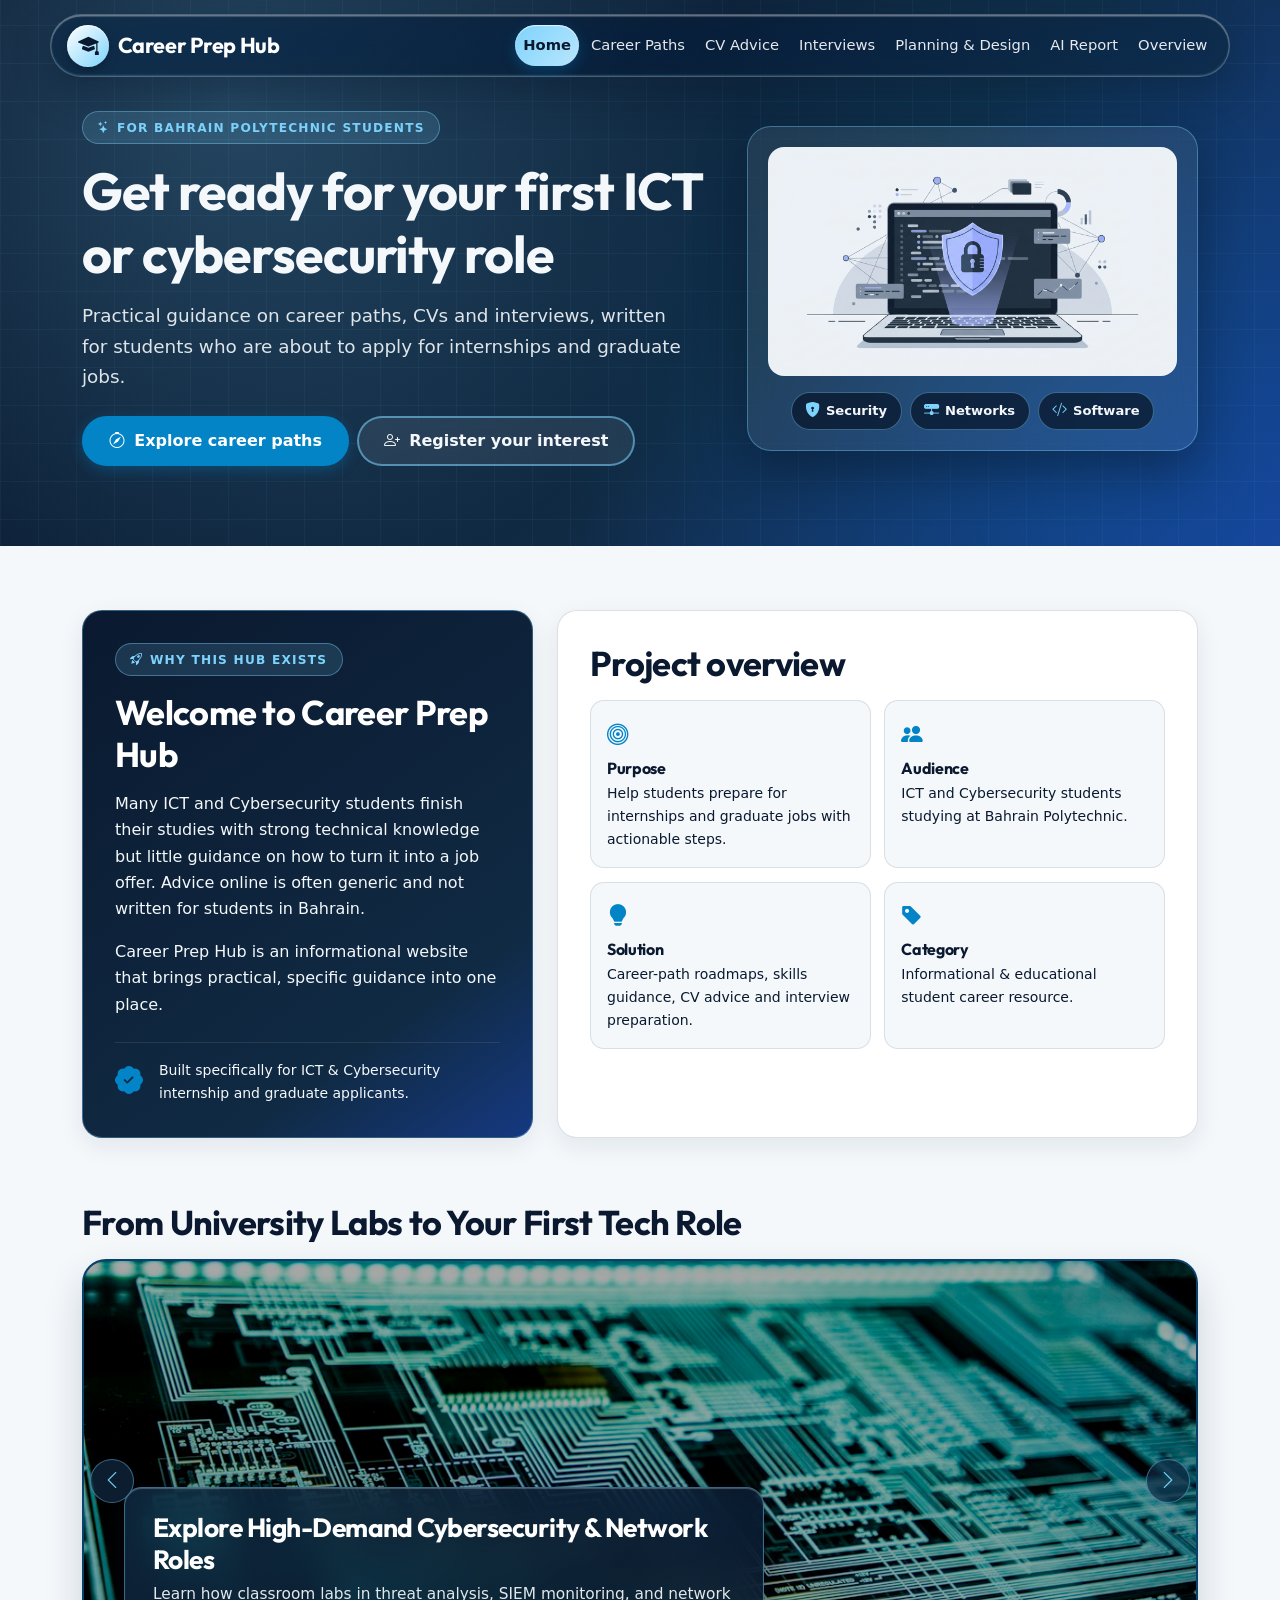
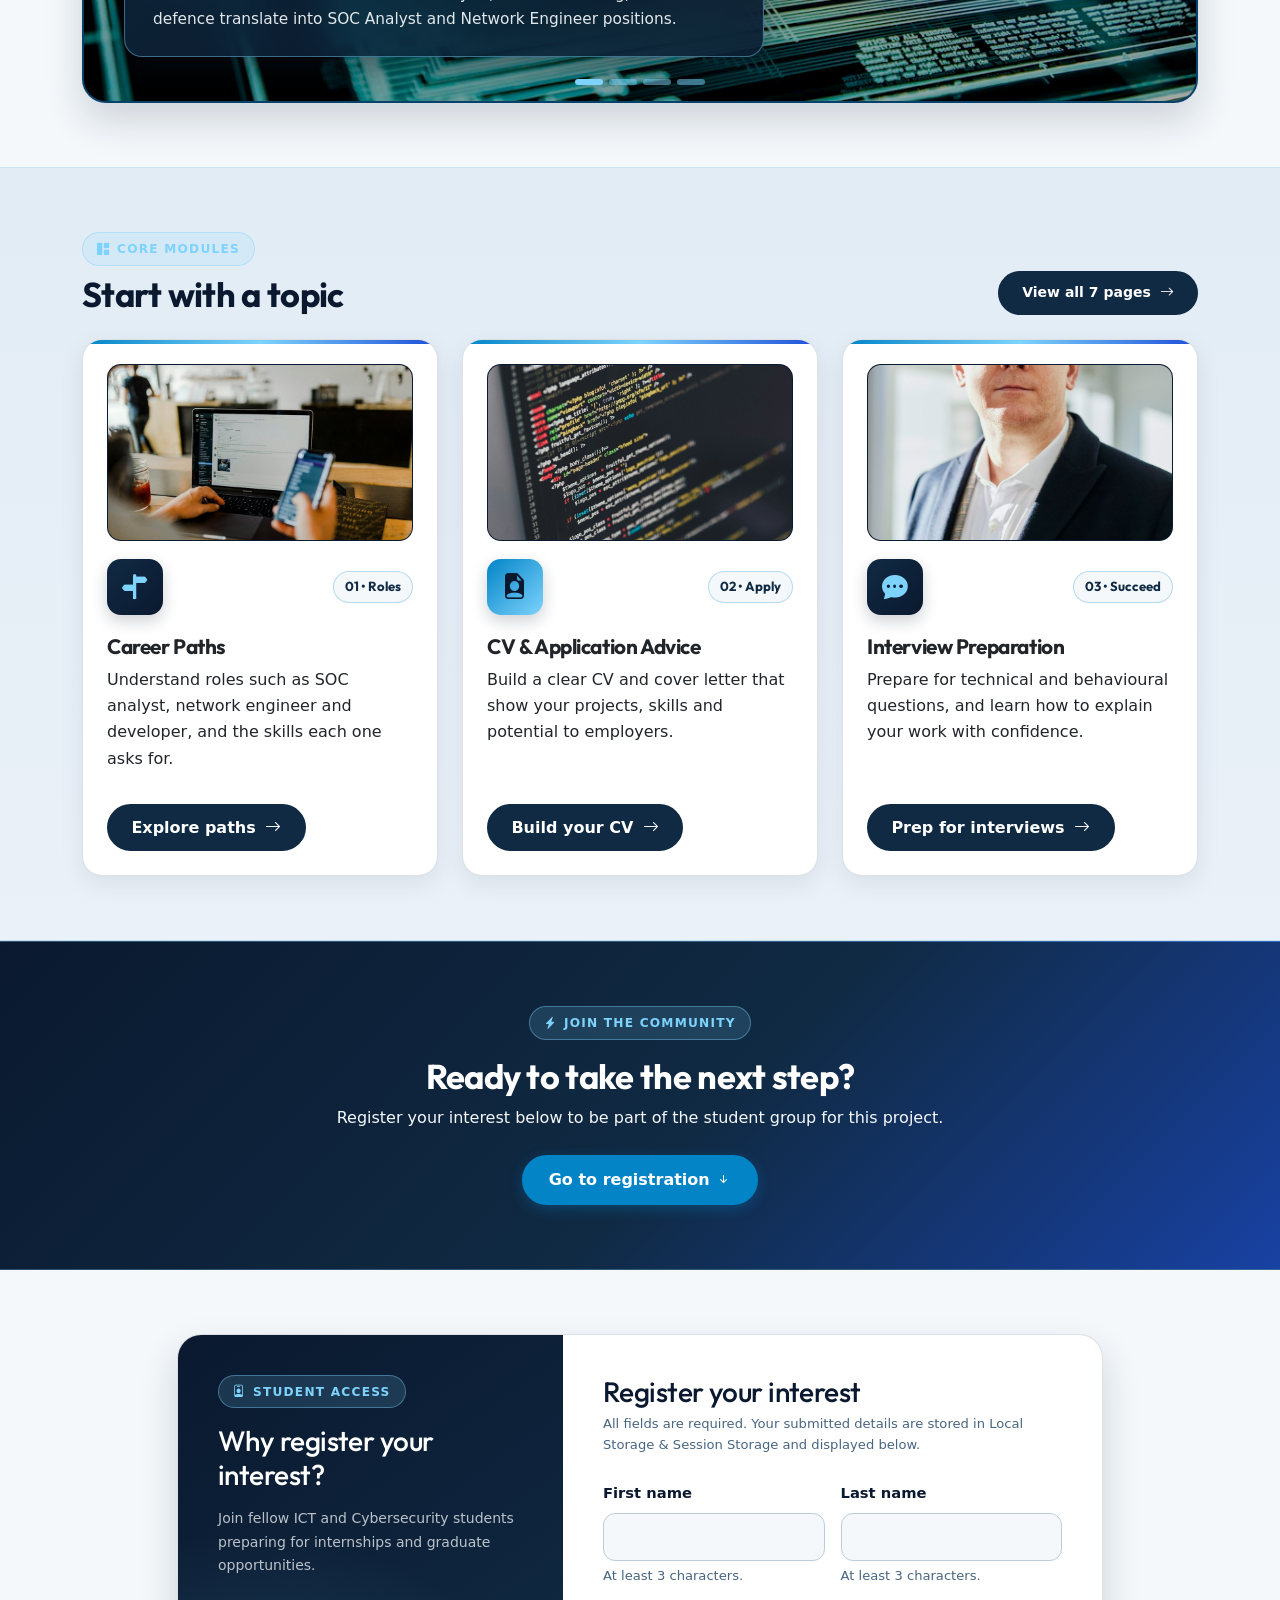
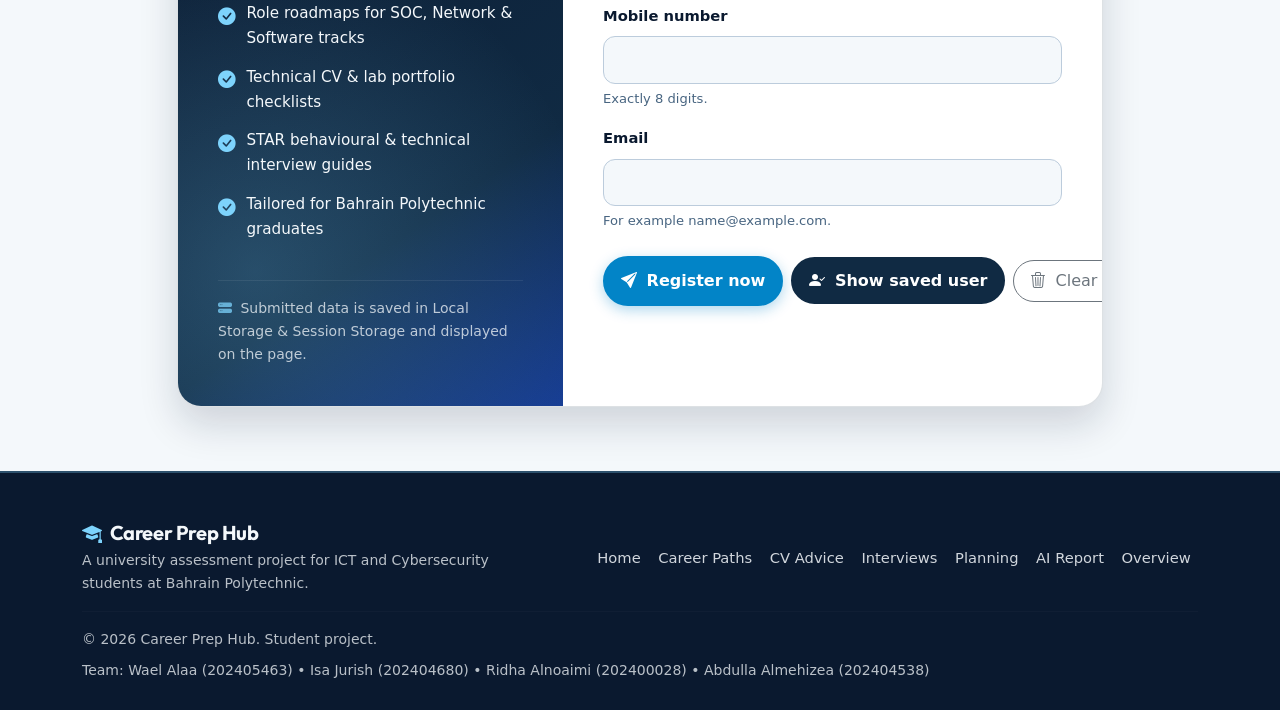
<file: index.html>
﻿<!DOCTYPE html>
<html lang="en">
<head>
  <meta charset="UTF-8">
  <meta http-equiv="refresh" content="0; url=home.html">
  <title>Redirecting to Career Prep Hub...</title>
  <script>window.location.replace("home.html");</script>
</head>
<body>
  <p>Redirecting to <a href="home.html">Career Prep Hub (home.html)</a>...</p>
</body>
</html>
</file>
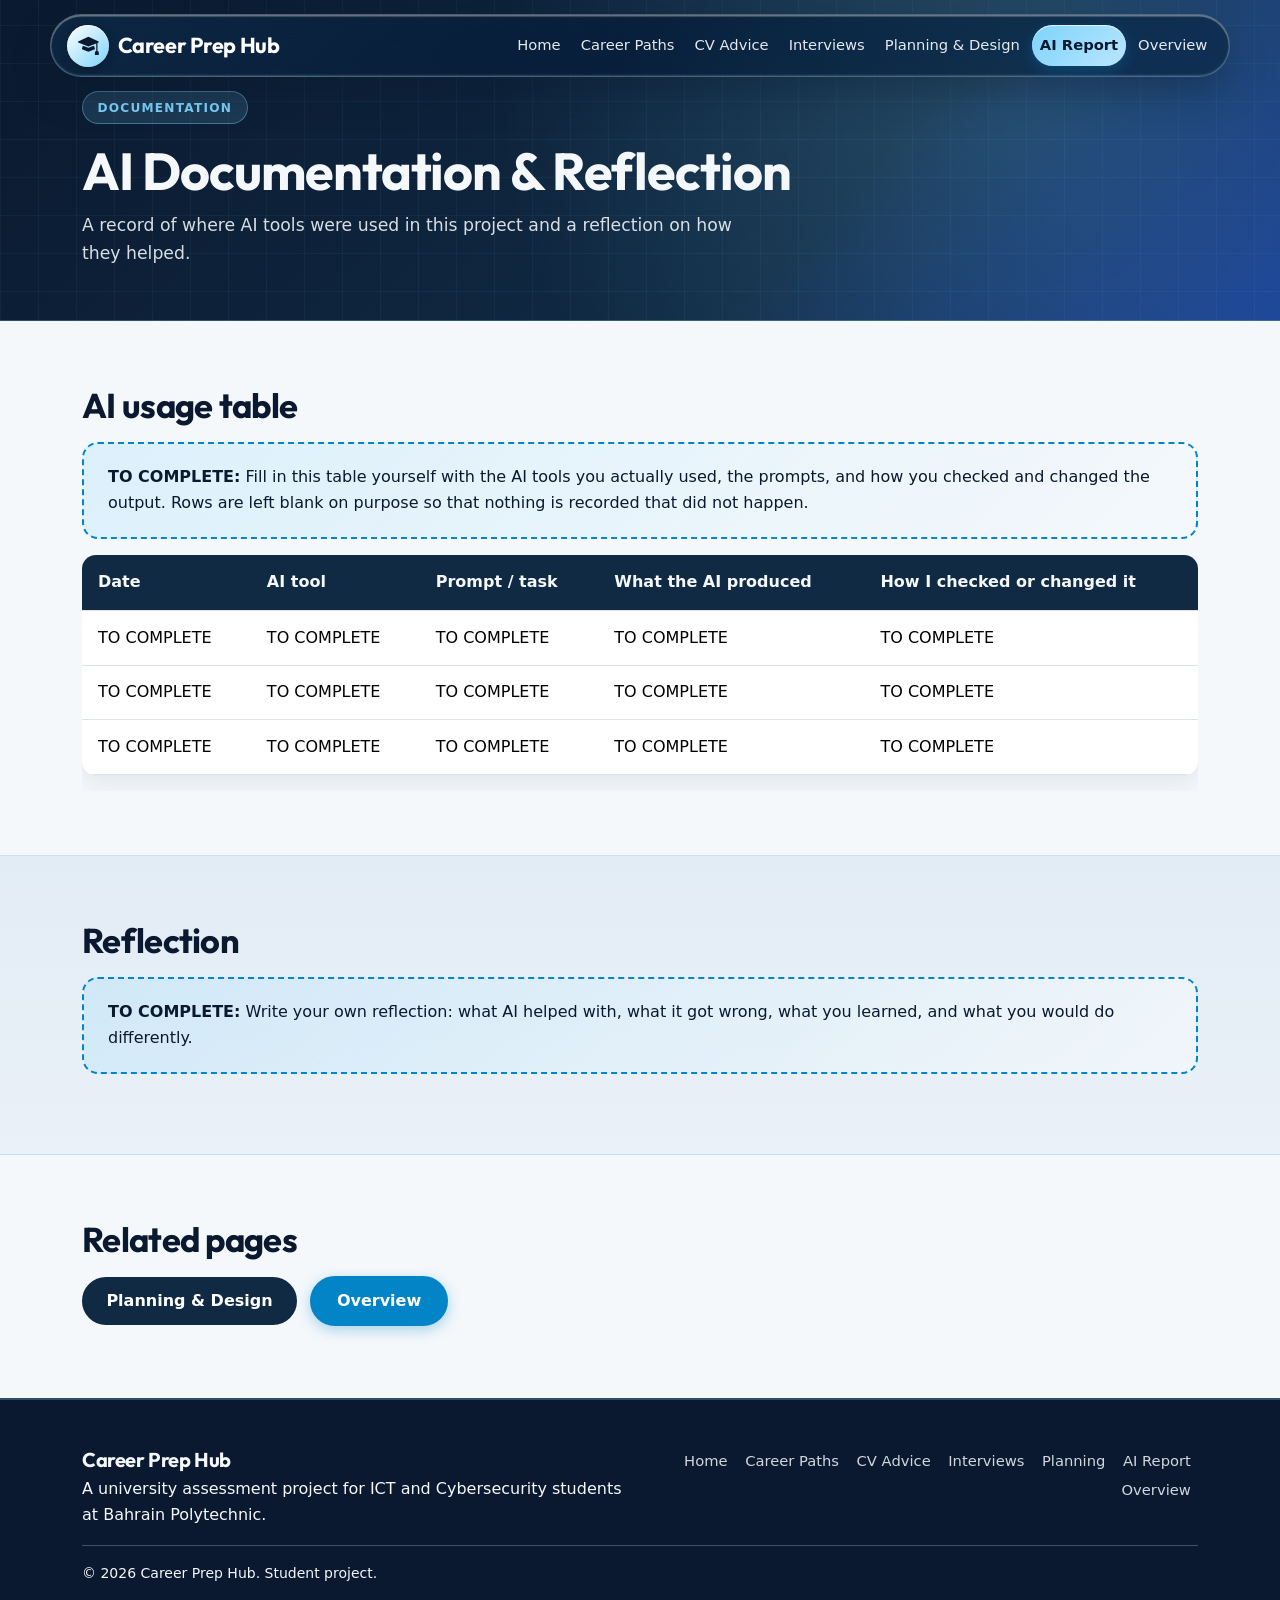
<file: ai-report.html>
﻿<!DOCTYPE html>
<html lang="en">
<head>
  <meta charset="UTF-8">
  <meta name="viewport" content="width=device-width, initial-scale=1">
  <title>AI Report | Career Prep Hub</title>
  <meta name="description" content="AI documentation and reflection for the Career Prep Hub project.">
  <link rel="preconnect" href="https://fonts.googleapis.com">
  <link rel="preconnect" href="https://fonts.gstatic.com" crossorigin>
  <link href="https://fonts.googleapis.com/css2?family=Outfit:wght@600;700&display=swap" rel="stylesheet">
  <link href="https://cdn.jsdelivr.net/npm/bootstrap@5.3.3/dist/css/bootstrap.min.css" rel="stylesheet">
  <link href="https://cdn.jsdelivr.net/npm/bootstrap-icons@1.11.3/font/bootstrap-icons.min.css" rel="stylesheet">
  <link href="css/style.css" rel="stylesheet">
</head>
<body>
  <a class="skip-link" href="#main">Skip to main content</a>

  <header>
    <nav class="navbar navbar-expand-lg site-nav" aria-label="Main navigation">
      <div class="container">
        <a class="navbar-brand" href="index.html"><i class="bi bi-mortarboard-fill me-2"></i>Career Prep Hub</a>
        <button class="navbar-toggler" type="button" data-bs-toggle="collapse" data-bs-target="#mainNav" aria-controls="mainNav" aria-expanded="false" aria-label="Toggle navigation">
          <span class="navbar-toggler-icon"></span>
        </button>
        <div class="collapse navbar-collapse" id="mainNav">
          <ul class="navbar-nav ms-auto">
            <li class="nav-item"><a class="nav-link" href="index.html">Home</a></li>
            <li class="nav-item"><a class="nav-link" href="subtopic1.html">Career Paths</a></li>
            <li class="nav-item"><a class="nav-link" href="subtopic2.html">CV Advice</a></li>
            <li class="nav-item"><a class="nav-link" href="subtopic3.html">Interviews</a></li>
            <li class="nav-item"><a class="nav-link" href="planning-design.html">Planning &amp; Design</a></li>
            <li class="nav-item"><a class="nav-link active" aria-current="page" href="ai-report.html">AI Report</a></li>
            <li class="nav-item"><a class="nav-link" href="overview.html">Overview</a></li>
          </ul>
        </div>
      </div>
    </nav>
  </header>

  <div class="page-header">
    <div class="container">
      <p class="eyebrow">Documentation</p>
      <h1>AI Documentation &amp; Reflection</h1>
      <p>A record of where AI tools were used in this project and a reflection on how they helped.</p>
    </div>
  </div>

  <main id="main">
    <section aria-labelledby="ai-table-title">
      <div class="container">
        <h2 id="ai-table-title" class="mb-3">AI usage table</h2>
        <div class="todo">
          <strong>TO COMPLETE:</strong> Fill in this table yourself with the AI tools you actually used, the prompts, and how you checked and changed the output. Rows are left blank on purpose so that nothing is recorded that did not happen.
        </div>
        <div class="table-responsive">
          <table class="table table-sand align-middle">
            <thead>
              <tr>
                <th scope="col">Date</th>
                <th scope="col">AI tool</th>
                <th scope="col">Prompt / task</th>
                <th scope="col">What the AI produced</th>
                <th scope="col">How I checked or changed it</th>
              </tr>
            </thead>
            <tbody>
              <tr><td>TO COMPLETE</td><td>TO COMPLETE</td><td>TO COMPLETE</td><td>TO COMPLETE</td><td>TO COMPLETE</td></tr>
              <tr><td>TO COMPLETE</td><td>TO COMPLETE</td><td>TO COMPLETE</td><td>TO COMPLETE</td><td>TO COMPLETE</td></tr>
              <tr><td>TO COMPLETE</td><td>TO COMPLETE</td><td>TO COMPLETE</td><td>TO COMPLETE</td><td>TO COMPLETE</td></tr>
            </tbody>
          </table>
        </div>
      </div>
    </section>

    <section class="section-alt" aria-labelledby="refl-title">
      <div class="container">
        <h2 id="refl-title" class="mb-3">Reflection</h2>
        <div class="todo">
          <strong>TO COMPLETE:</strong> Write your own reflection: what AI helped with, what it got wrong, what you learned, and what you would do differently.
        </div>
      </div>
    </section>

    <section aria-labelledby="ai-related">
      <div class="container">
        <h2 id="ai-related" class="mb-3">Related pages</h2>
        <a href="planning-design.html" class="btn btn-blue me-2 mb-2">Planning &amp; Design</a>
        <a href="overview.html" class="btn btn-clay mb-2">Overview</a>
      </div>
    </section>
  </main>

  <footer class="site-footer">
    <div class="container">
      <div class="row g-3">
        <div class="col-md-6">
          <p class="display-font h5 mb-1">Career Prep Hub</p>
          <p class="mb-0">A university assessment project for ICT and Cybersecurity students at Bahrain Polytechnic.</p>
        </div>
        <div class="col-md-6">
          <ul class="list-inline mb-0">
            <li class="list-inline-item"><a href="index.html">Home</a></li>
            <li class="list-inline-item"><a href="subtopic1.html">Career Paths</a></li>
            <li class="list-inline-item"><a href="subtopic2.html">CV Advice</a></li>
            <li class="list-inline-item"><a href="subtopic3.html">Interviews</a></li>
            <li class="list-inline-item"><a href="planning-design.html">Planning</a></li>
            <li class="list-inline-item"><a href="ai-report.html">AI Report</a></li>
            <li class="list-inline-item"><a href="overview.html">Overview</a></li>
          </ul>
        </div>
      </div>
      <hr>
      <p class="small mb-0">&copy; <span class="js-year">2026</span> Career Prep Hub. Student project.</p>
    </div>
  </footer>

  <script src="https://cdn.jsdelivr.net/npm/bootstrap@5.3.3/dist/js/bootstrap.bundle.min.js"></script>
  <script src="js/main.js"></script>
</body>
</html>
</file>
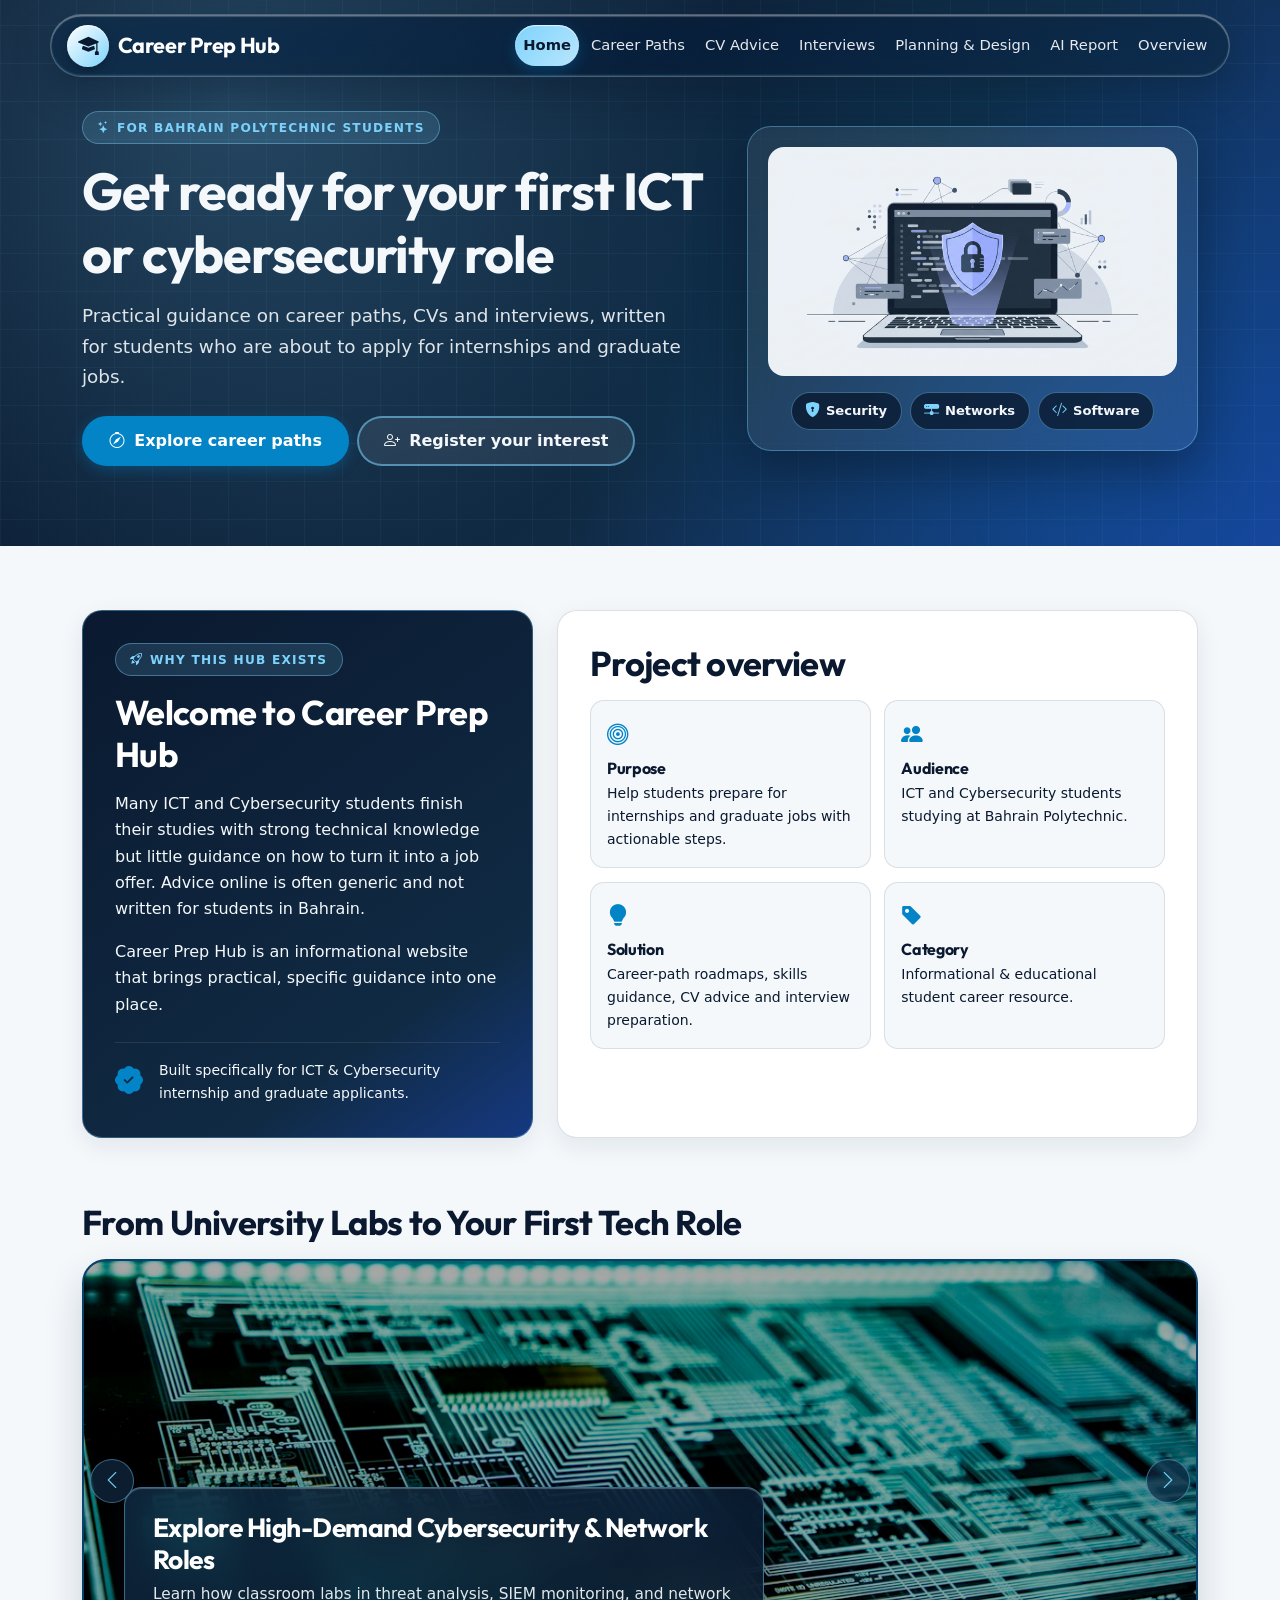
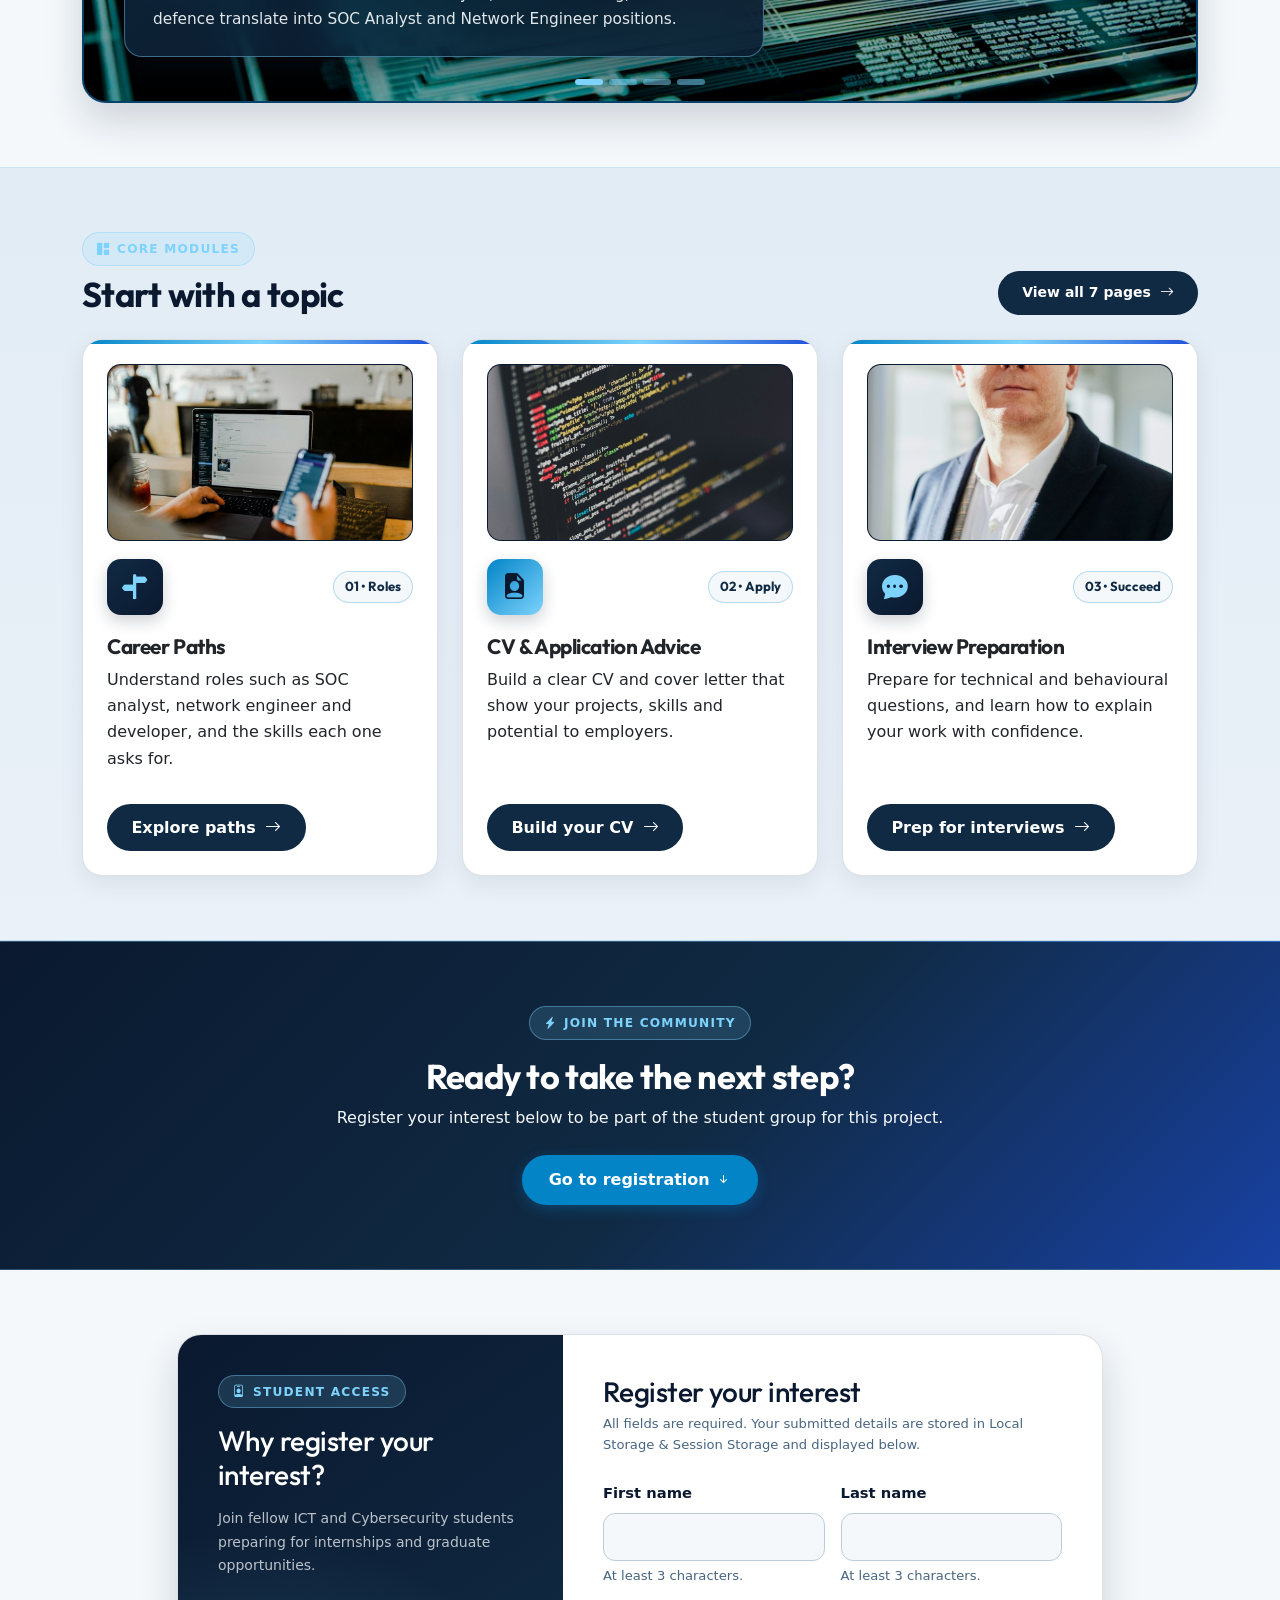
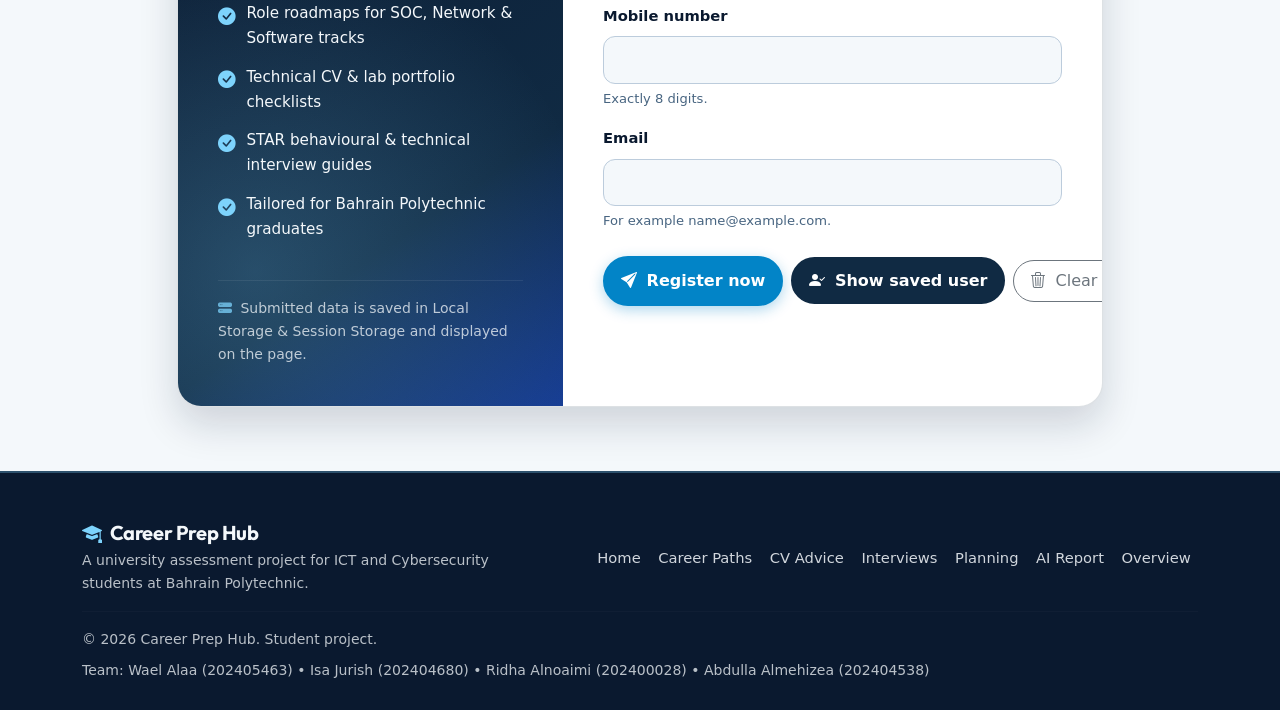
<file: home.html>
﻿<!DOCTYPE html>
<html lang="en">
<head>
  <meta charset="UTF-8">
  <meta name="viewport" content="width=device-width, initial-scale=1">
  <title>Home | Career Prep Hub for ICT &amp; Cybersecurity Students</title>
  <meta name="description" content="Practical internship and graduate-job preparation for ICT and Cybersecurity students at Bahrain Polytechnic.">
  <link rel="preconnect" href="https://fonts.googleapis.com">
  <link rel="preconnect" href="https://fonts.gstatic.com" crossorigin>
  <link href="https://fonts.googleapis.com/css2?family=Outfit:wght@600;700&display=swap" rel="stylesheet">
  <link href="https://cdn.jsdelivr.net/npm/bootstrap@5.3.3/dist/css/bootstrap.min.css" rel="stylesheet">
  <link href="https://cdn.jsdelivr.net/npm/bootstrap-icons@1.11.3/font/bootstrap-icons.min.css" rel="stylesheet">
  <link rel="icon" type="image/svg+xml" href="images/favicon.svg">
  <link href="css/style.css" rel="stylesheet">
</head>
<body>
  <a class="skip-link" href="#main">Skip to main content</a>

  <!-- Header and navigation -->
  <header>
    <nav class="navbar navbar-expand-lg site-nav" aria-label="Main navigation">
      <div class="container">
        <a class="navbar-brand" href="home.html"><i class="bi bi-mortarboard-fill me-2"></i>Career Prep Hub</a>
        <button class="navbar-toggler" type="button" data-bs-toggle="collapse" data-bs-target="#mainNav" aria-controls="mainNav" aria-expanded="false" aria-label="Toggle navigation">
          <span class="navbar-toggler-icon"></span>
        </button>
        <div class="collapse navbar-collapse" id="mainNav">
          <ul class="navbar-nav ms-auto">
            <li class="nav-item"><a class="nav-link active" aria-current="page" href="home.html">Home</a></li>
            <li class="nav-item"><a class="nav-link" href="subtopic1.html">Career Paths</a></li>
            <li class="nav-item"><a class="nav-link" href="subtopic2.html">CV Advice</a></li>
            <li class="nav-item"><a class="nav-link" href="subtopic3.html">Interviews</a></li>
            <li class="nav-item"><a class="nav-link" href="planning-design.html">Planning &amp; Design</a></li>
            <li class="nav-item"><a class="nav-link" href="reflection-ai-report.html">AI Report</a></li>
            <li class="nav-item"><a class="nav-link" href="overview.html">Overview</a></li>
          </ul>
        </div>
      </div>
    </nav>
  </header>

  <main id="main">
    <!-- Hero -->
    <section class="hero" aria-labelledby="hero-title">
      <div class="container">
        <div class="row align-items-center g-4">
          <div class="col-lg-7">
            <p class="eyebrow"><i class="bi bi-stars"></i> For Bahrain Polytechnic students</p>
            <h1 id="hero-title">Get ready for your first ICT or cybersecurity role</h1>
            <p class="lead mt-3">Practical guidance on career paths, CVs and interviews, written for students who are about to apply for internships and graduate jobs.</p>
            <div class="mt-4 d-flex flex-wrap gap-2">
              <a href="subtopic1.html" class="btn btn-clay"><i class="bi bi-compass me-1"></i> Explore career paths</a>
              <a href="#register" class="btn btn-outline-sand"><i class="bi bi-person-plus me-1"></i> Register your interest</a>
            </div>
          </div>
          <div class="col-lg-5">
            <div class="hero-icon-panel">
              <img src="images/hero-career.png" alt="Illustration of an ICT and cybersecurity workspace with a laptop, security shield and network nodes" class="img-fluid hero-img">
              <div class="hero-chips">
                <span class="stat-chip"><i class="bi bi-shield-lock-fill"></i> Security</span>
                <span class="stat-chip"><i class="bi bi-hdd-network-fill"></i> Networks</span>
                <span class="stat-chip"><i class="bi bi-code-slash"></i> Software</span>
              </div>
            </div>
          </div>
        </div>
      </div>
    </section>

    <!-- Introduction and project overview (Bento Grid) -->
    <section id="intro" aria-labelledby="intro-title">
      <div class="container">
        <div class="row g-4 align-items-stretch">
          <div class="col-lg-5">
            <div class="bento-panel dark d-flex flex-column justify-content-between">
              <div>
                <span class="eyebrow"><i class="bi bi-rocket-takeoff"></i> Why This Hub Exists</span>
                <h2 id="intro-title" class="text-white mb-3">Welcome to Career Prep Hub</h2>
                <p class="mb-3">Many ICT and Cybersecurity students finish their studies with strong technical knowledge but little guidance on how to turn it into a job offer. Advice online is often generic and not written for students in Bahrain.</p>
                <p class="mb-0">Career Prep Hub is an informational website that brings practical, specific guidance into one place.</p>
              </div>
              <div class="mt-4 pt-3 border-top border-secondary border-opacity-25 d-flex align-items-center gap-3">
                <i class="bi bi-patch-check-fill fs-3" style="color:var(--clay)"></i>
                <span class="small">Built specifically for ICT &amp; Cybersecurity internship and graduate applicants.</span>
              </div>
            </div>
          </div>
          <div class="col-lg-7">
            <div class="bento-panel">
              <h2 class="mb-3">Project overview</h2>
              <div class="bento-mini-grid">
                <div class="bento-mini-item">
                  <i class="bi bi-bullseye"></i>
                  <h3 class="h6 fw-bold mb-1">Purpose</h3>
                  <p class="small mb-0">Help students prepare for internships and graduate jobs with actionable steps.</p>
                </div>
                <div class="bento-mini-item">
                  <i class="bi bi-people-fill"></i>
                  <h3 class="h6 fw-bold mb-1">Audience</h3>
                  <p class="small mb-0">ICT and Cybersecurity students studying at Bahrain Polytechnic.</p>
                </div>
                <div class="bento-mini-item">
                  <i class="bi bi-lightbulb-fill"></i>
                  <h3 class="h6 fw-bold mb-1">Solution</h3>
                  <p class="small mb-0">Career-path roadmaps, skills guidance, CV advice and interview preparation.</p>
                </div>
                <div class="bento-mini-item">
                  <i class="bi bi-tag-fill"></i>
                  <h3 class="h6 fw-bold mb-1">Category</h3>
                  <p class="small mb-0">Informational &amp; educational student career resource.</p>
                </div>
              </div>
            </div>
          </div>
        </div>
      </div>
    </section>

    <!-- Educational Carousel / Slideshow -->
    <section id="highlights" class="pt-0" aria-labelledby="carousel-title">
      <div class="container">
        <h2 id="carousel-title" class="mb-3">From University Labs to Your First Tech Role</h2>

        <div id="careerCarousel" class="carousel slide bento-carousel" data-bs-ride="carousel" data-bs-interval="3500" data-bs-pause="false">
          <div class="carousel-indicators">
            <button type="button" data-bs-target="#careerCarousel" data-bs-slide-to="0" class="active" aria-current="true" aria-label="Slide 1: Cybersecurity Operations"></button>
            <button type="button" data-bs-target="#careerCarousel" data-bs-slide-to="1" aria-label="Slide 2: Collaborative ICT Projects"></button>
            <button type="button" data-bs-target="#careerCarousel" data-bs-slide-to="2" aria-label="Slide 3: Technical CV &amp; Portfolio"></button>
            <button type="button" data-bs-target="#careerCarousel" data-bs-slide-to="3" aria-label="Slide 4: Graduate Interview Readiness"></button>
          </div>

          <div class="carousel-inner">
            <div class="carousel-item active">
              <img src="images/slide-cyber.jpg" alt="Cybersecurity operations screen showing network defence and threat monitoring">
              <div class="carousel-glass-caption">
                <h3>Explore High-Demand Cybersecurity &amp; Network Roles</h3>
                <p>Learn how classroom labs in threat analysis, SIEM monitoring, and network defence translate into SOC Analyst and Network Engineer positions.</p>
              </div>
            </div>

            <div class="carousel-item">
              <img src="images/slide-coding.jpg" alt="University ICT students collaborating on a software engineering project with laptops">
              <div class="carousel-glass-caption">
                <h3>Turn Your Polytechnic Group Projects into Experience</h3>
                <p>Employers in Bahrain value practical problem-solving. Document your capstone projects, team workflows, and technical labs clearly.</p>
              </div>
            </div>

            <div class="carousel-item">
              <img src="images/slide-portfolio.jpg" alt="Developer laptop displaying clean code and a technical project portfolio">
              <div class="carousel-glass-caption">
                <h3>Stand Out with an Evidence-Based Technical CV</h3>
                <p>Highlight your GitHub repositories, virtual lab setups, and industry certifications so recruiters immediately see your technical readiness.</p>
              </div>
            </div>

            <div class="carousel-item">
              <img src="images/slide-interview.jpg" alt="Confident graduate explaining technical work during a job interview">
              <div class="carousel-glass-caption">
                <h3>Master Technical &amp; Behavioural Interviews</h3>
                <p>Use the STAR method and structured technical walkthroughs to communicate your projects with clarity and confidence.</p>
              </div>
            </div>
          </div>

          <button class="carousel-control-prev" type="button" data-bs-target="#careerCarousel" data-bs-slide="prev" aria-label="Previous slide">
            <span class="carousel-nav-btn" aria-hidden="true"><i class="bi bi-chevron-left"></i></span>
          </button>
          <button class="carousel-control-next" type="button" data-bs-target="#careerCarousel" data-bs-slide="next" aria-label="Next slide">
            <span class="carousel-nav-btn" aria-hidden="true"><i class="bi bi-chevron-right"></i></span>
          </button>
        </div>
      </div>
    </section>

    <!-- Career topic cards -->
    <section class="section-alt" id="topics" aria-labelledby="topics-title">
      <div class="container">
        <div class="d-flex flex-wrap justify-content-between align-items-end mb-4">
          <div>
            <p class="eyebrow mb-2"><i class="bi bi-grid-1x2-fill"></i> Core Modules</p>
            <h2 id="topics-title" class="mb-0">Start with a topic</h2>
          </div>
          <a href="overview.html" class="btn btn-blue btn-sm">View all 7 pages <i class="bi bi-arrow-right ms-1"></i></a>
        </div>
        <div class="row g-4">
          <div class="col-12 col-md-6 col-lg-4">
            <article class="card topic-card">
              <div class="card-body p-4 d-flex flex-column justify-content-between">
                <div>
                  <a href="subtopic1.html" class="d-block topic-card-media" tabindex="-1" aria-hidden="true">
                    <img src="images/track-soc.jpg" alt="" class="topic-card-img" loading="lazy">
                  </a>
                  <div class="card-top-row">
                    <span class="card-icon" aria-hidden="true"><i class="bi bi-signpost-split-fill"></i></span>
                    <span class="step-badge">01 &bull; Roles</span>
                  </div>
                  <h3>Career Paths</h3>
                  <p>Understand roles such as SOC analyst, network engineer and developer, and the skills each one asks for.</p>
                </div>
                <div class="mt-3">
                  <a href="subtopic1.html" class="btn btn-blue">Explore paths <i class="bi bi-arrow-right ms-1"></i></a>
                </div>
              </div>
            </article>
          </div>
          <div class="col-12 col-md-6 col-lg-4">
            <article class="card topic-card">
              <div class="card-body p-4 d-flex flex-column justify-content-between">
                <div>
                  <a href="subtopic2.html" class="d-block topic-card-media" tabindex="-1" aria-hidden="true">
                    <img src="images/cv-projects.jpg" alt="" class="topic-card-img" loading="lazy">
                  </a>
                  <div class="card-top-row">
                    <span class="card-icon clay" aria-hidden="true"><i class="bi bi-file-earmark-person-fill"></i></span>
                    <span class="step-badge">02 &bull; Apply</span>
                  </div>
                  <h3>CV &amp; Application Advice</h3>
                  <p>Build a clear CV and cover letter that show your projects, skills and potential to employers.</p>
                </div>
                <div class="mt-3">
                  <a href="subtopic2.html" class="btn btn-blue">Build your CV <i class="bi bi-arrow-right ms-1"></i></a>
                </div>
              </div>
            </article>
          </div>
          <div class="col-12 col-md-6 col-lg-4">
            <article class="card topic-card">
              <div class="card-body p-4 d-flex flex-column justify-content-between">
                <div>
                  <a href="subtopic3.html" class="d-block topic-card-media" tabindex="-1" aria-hidden="true">
                    <img src="images/interview-during.jpg" alt="" class="topic-card-img" loading="lazy">
                  </a>
                  <div class="card-top-row">
                    <span class="card-icon" aria-hidden="true"><i class="bi bi-chat-dots-fill"></i></span>
                    <span class="step-badge">03 &bull; Succeed</span>
                  </div>
                  <h3>Interview Preparation</h3>
                  <p>Prepare for technical and behavioural questions, and learn how to explain your work with confidence.</p>
                </div>
                <div class="mt-3">
                  <a href="subtopic3.html" class="btn btn-blue">Prep for interviews <i class="bi bi-arrow-right ms-1"></i></a>
                </div>
              </div>
            </article>
          </div>
        </div>
      </div>
    </section>

    <!-- Call to action -->
    <section class="cta" aria-labelledby="cta-title">
      <div class="container">
        <span class="eyebrow"><i class="bi bi-lightning-charge-fill"></i> Join the Community</span>
        <h2 id="cta-title">Ready to take the next step?</h2>
        <p class="mb-4">Register your interest below to be part of the student group for this project.</p>
        <a href="#register" class="btn btn-clay">Go to registration <i class="bi bi-arrow-down-short"></i></a>
      </div>
    </section>

    <!-- Registration form (Split Bento Layout) -->
    <section id="register" aria-labelledby="register-title">
      <div class="container">
        <div class="row justify-content-center">
          <div class="col-xl-10">
            <div class="register-split">
              <div class="row g-0">
                <div class="col-lg-5">
                  <div class="register-aside">
                    <div>
                      <span class="eyebrow"><i class="bi bi-person-badge"></i> Student Access</span>
                      <h2 class="h3 text-white mb-3">Why register your interest?</h2>
                      <p class="small opacity-75 mb-4">Join fellow ICT and Cybersecurity students preparing for internships and graduate opportunities.</p>
                      <ul class="list-unstyled mb-0">
                        <li><i class="bi bi-check-circle-fill"></i> <span>Role roadmaps for SOC, Network &amp; Software tracks</span></li>
                        <li><i class="bi bi-check-circle-fill"></i> <span>Technical CV &amp; lab portfolio checklists</span></li>
                        <li><i class="bi bi-check-circle-fill"></i> <span>STAR behavioural &amp; technical interview guides</span></li>
                        <li><i class="bi bi-check-circle-fill"></i> <span>Tailored for Bahrain Polytechnic graduates</span></li>
                      </ul>
                    </div>
                    <div class="mt-4 pt-3 border-top border-light border-opacity-10 small opacity-75">
                      <i class="bi bi-hdd-stack-fill me-1" style="color:var(--peach)"></i> Submitted data is saved in Local Storage &amp; Session Storage and displayed on the page.
                    </div>
                  </div>
                </div>
                <div class="col-lg-7">
                  <div class="register-main">
                    <h2 id="register-title" class="h3 mb-1">Register your interest</h2>
                    <p class="field-hint mb-4">All fields are required. Your submitted details are stored in Local Storage &amp; Session Storage and displayed below.</p>

                    <div id="formSuccess" class="alert alert-success d-none" role="status"></div>
                    <div id="formError" class="alert alert-danger d-none" role="alert"></div>

                    <form id="registerForm" novalidate>
                      <div class="row g-3 mb-3">
                        <div class="col-sm-6">
                          <label for="firstName" class="form-label">First name</label>
                          <input type="text" class="form-control" id="firstName" name="firstName" autocomplete="given-name" aria-describedby="firstNameError" required>
                          <div class="invalid-feedback" id="firstNameError"></div>
                          <div class="field-hint">At least 3 characters.</div>
                        </div>
                        <div class="col-sm-6">
                          <label for="lastName" class="form-label">Last name</label>
                          <input type="text" class="form-control" id="lastName" name="lastName" autocomplete="family-name" aria-describedby="lastNameError" required>
                          <div class="invalid-feedback" id="lastNameError"></div>
                          <div class="field-hint">At least 3 characters.</div>
                        </div>
                      </div>
                      <div class="mb-3">
                        <label for="mobile" class="form-label">Mobile number</label>
                        <input type="tel" class="form-control" id="mobile" name="mobile" inputmode="numeric" autocomplete="tel-national" aria-describedby="mobileError" required>
                        <div class="invalid-feedback" id="mobileError"></div>
                        <div class="field-hint">Exactly 8 digits.</div>
                      </div>
                      <div class="mb-4">
                        <label for="email" class="form-label">Email</label>
                        <input type="email" class="form-control" id="email" name="email" autocomplete="email" aria-describedby="emailError" required>
                        <div class="invalid-feedback" id="emailError"></div>
                        <div class="field-hint">For example name@example.com.</div>
                      </div>
                      <div class="d-flex flex-sm-nowrap flex-wrap align-items-center gap-2">
                        <button type="submit" class="btn btn-clay px-3 text-nowrap"><i class="bi bi-send-fill me-1"></i> Register now</button>
                        <button type="button" class="btn btn-blue px-3 text-nowrap" id="loadSavedBtn"><i class="bi bi-person-check-fill me-1"></i> Show saved user</button>
                        <button type="button" class="btn btn-outline-secondary rounded-pill px-3 py-2 text-nowrap" id="clearSavedBtn"><i class="bi bi-trash3 me-1"></i> Clear stored data</button>
                      </div>
                    </form>

                    <!-- Stored Registration Data Display (Local Storage & Session Storage) -->
                    <div id="savedRegistrationPanel" class="mt-4 pt-4 border-top d-none" aria-live="polite">
                      <div class="d-flex flex-wrap justify-content-between align-items-center mb-2">
                        <h3 class="h5 mb-0"><i class="bi bi-database-check me-2" style="color:var(--clay)"></i>Stored Registration Information</h3>
                        <span class="step-badge">Saved in Local &amp; Session Storage</span>
                      </div>
                      <p class="field-hint mb-3">Below is the submitted student information retrieved from browser storage:</p>
                      <div class="table-responsive">
                        <table class="table table-sand align-middle mb-0">
                          <thead>
                            <tr>
                              <th scope="col">First Name</th>
                              <th scope="col">Last Name</th>
                              <th scope="col">Mobile</th>
                              <th scope="col">Email</th>
                              <th scope="col">Submitted</th>
                            </tr>
                          </thead>
                          <tbody id="registrationsTableBody"></tbody>
                        </table>
                      </div>
                    </div>
                  </div>
                </div>
              </div>
            </div>
          </div>
        </div>
      </div>
    </section>
  </main>

  <!-- Footer -->
  <footer class="site-footer">
    <div class="container">
      <div class="row g-3 align-items-center">
        <div class="col-lg-5">
          <p class="display-font h5 mb-1"><i class="bi bi-mortarboard-fill me-2" style="color:var(--peach)"></i>Career Prep Hub</p>
          <p class="mb-0 small opacity-75">A university assessment project for ICT and Cybersecurity students at Bahrain Polytechnic.</p>
        </div>
        <div class="col-lg-7 text-lg-end">
          <ul class="list-inline mb-0">
            <li class="list-inline-item"><a href="home.html">Home</a></li>
            <li class="list-inline-item"><a href="subtopic1.html">Career Paths</a></li>
            <li class="list-inline-item"><a href="subtopic2.html">CV Advice</a></li>
            <li class="list-inline-item"><a href="subtopic3.html">Interviews</a></li>
            <li class="list-inline-item"><a href="planning-design.html">Planning</a></li>
            <li class="list-inline-item"><a href="reflection-ai-report.html">AI Report</a></li>
            <li class="list-inline-item"><a href="overview.html">Overview</a></li>
          </ul>
        </div>
      </div>
      <hr class="border-secondary border-opacity-25 my-3">
      <div class="d-flex flex-wrap justify-content-between align-items-center gap-2 small opacity-75">
        <p class="mb-0">&copy; <span class="js-year">2026</span> Career Prep Hub. Student project.</p>
        <p class="mb-0">Team: Wael Alaa (202405463) &bull; Isa Jurish (202404680) &bull; Ridha Alnoaimi (202400028) &bull; Abdulla Almehizea (202404538)</p>
      </div>
    </div>
  </footer>

  <script src="https://cdn.jsdelivr.net/npm/bootstrap@5.3.3/dist/js/bootstrap.bundle.min.js"></script>
  <script src="js/main.js"></script>
</body>
</html>
</file>
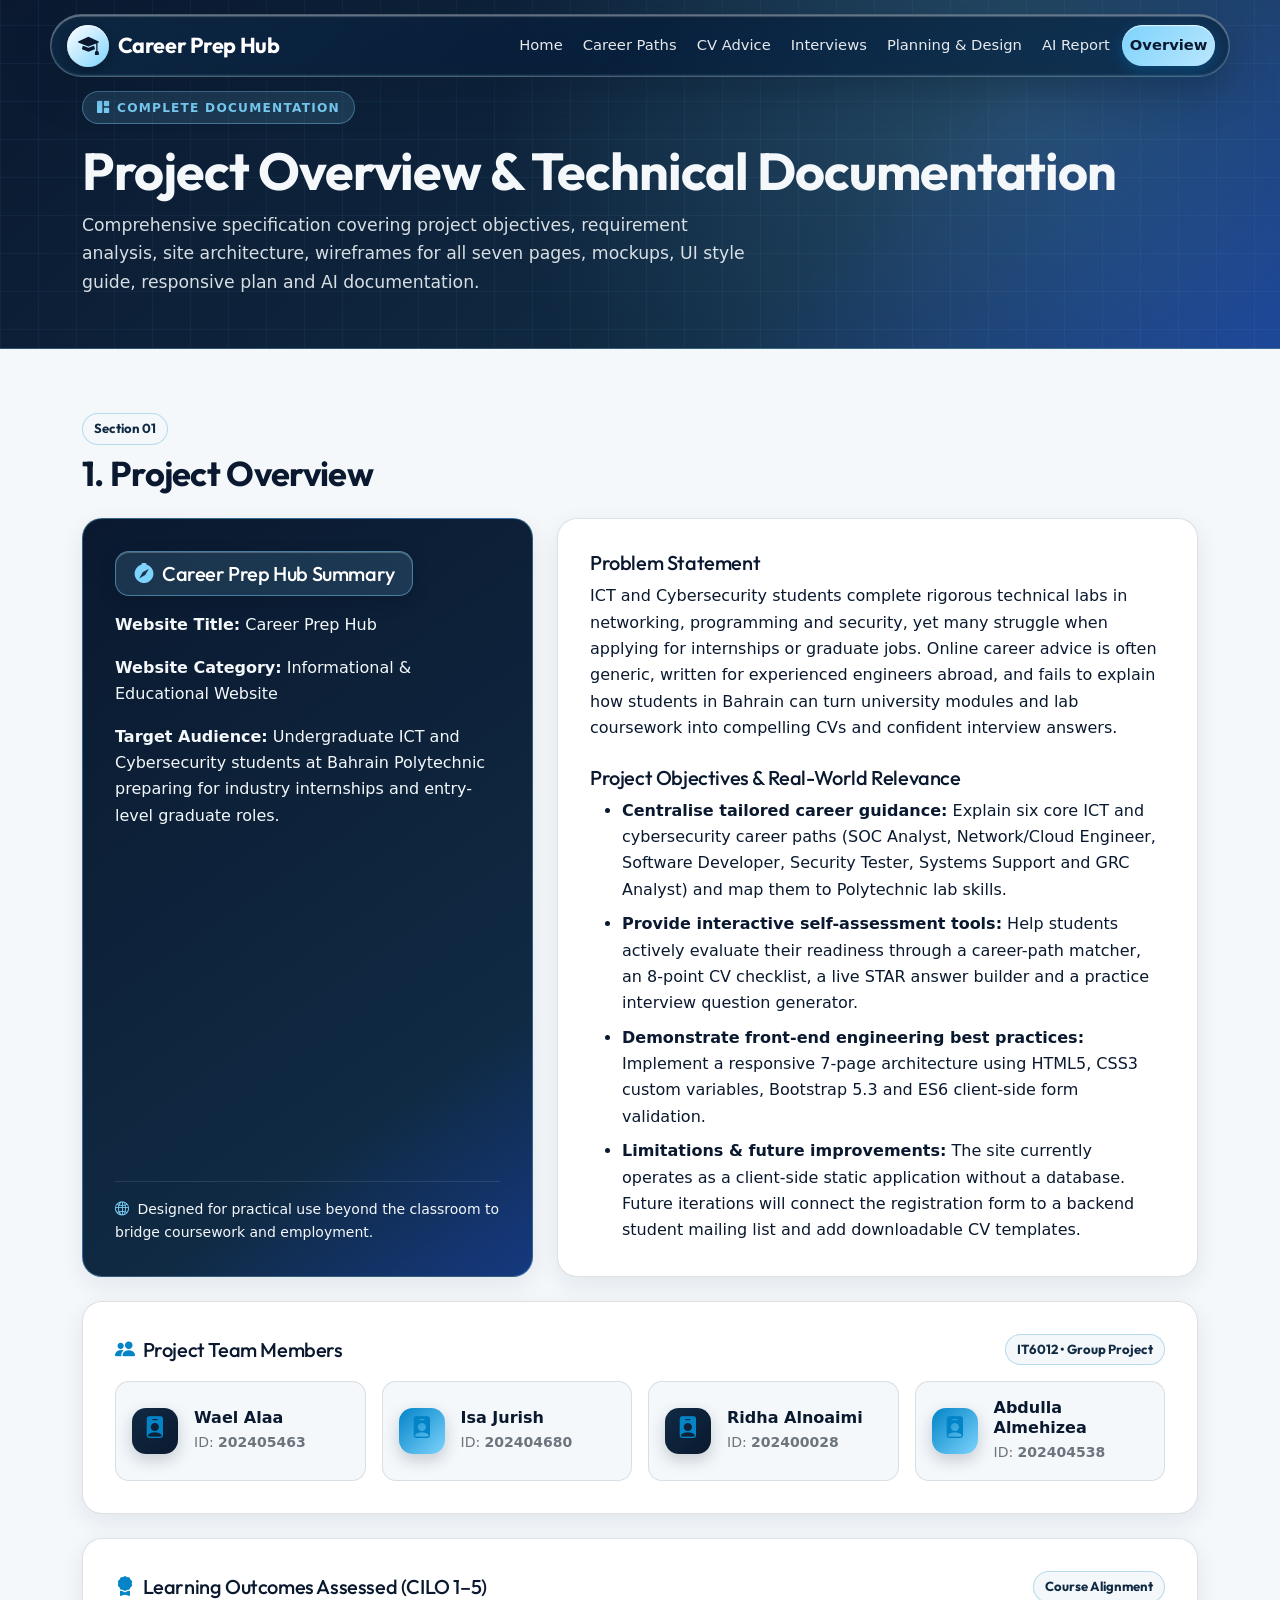
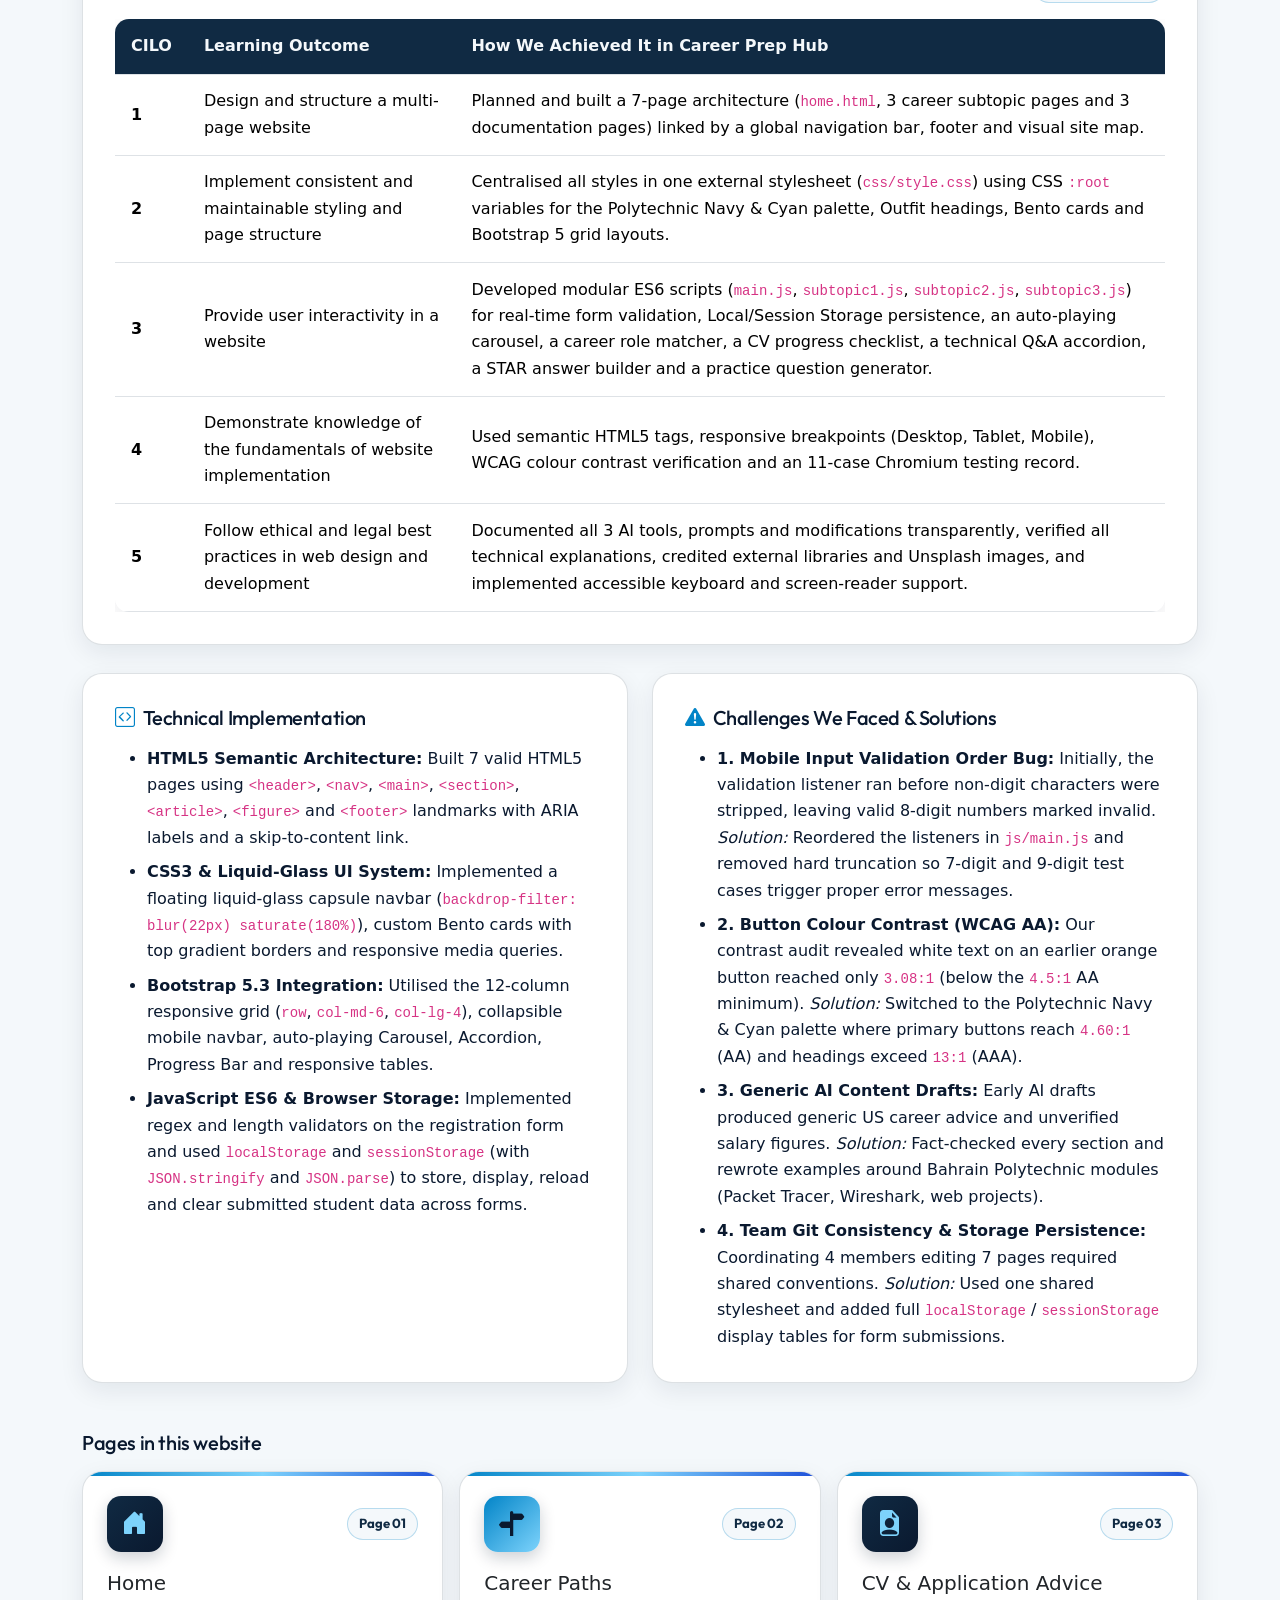
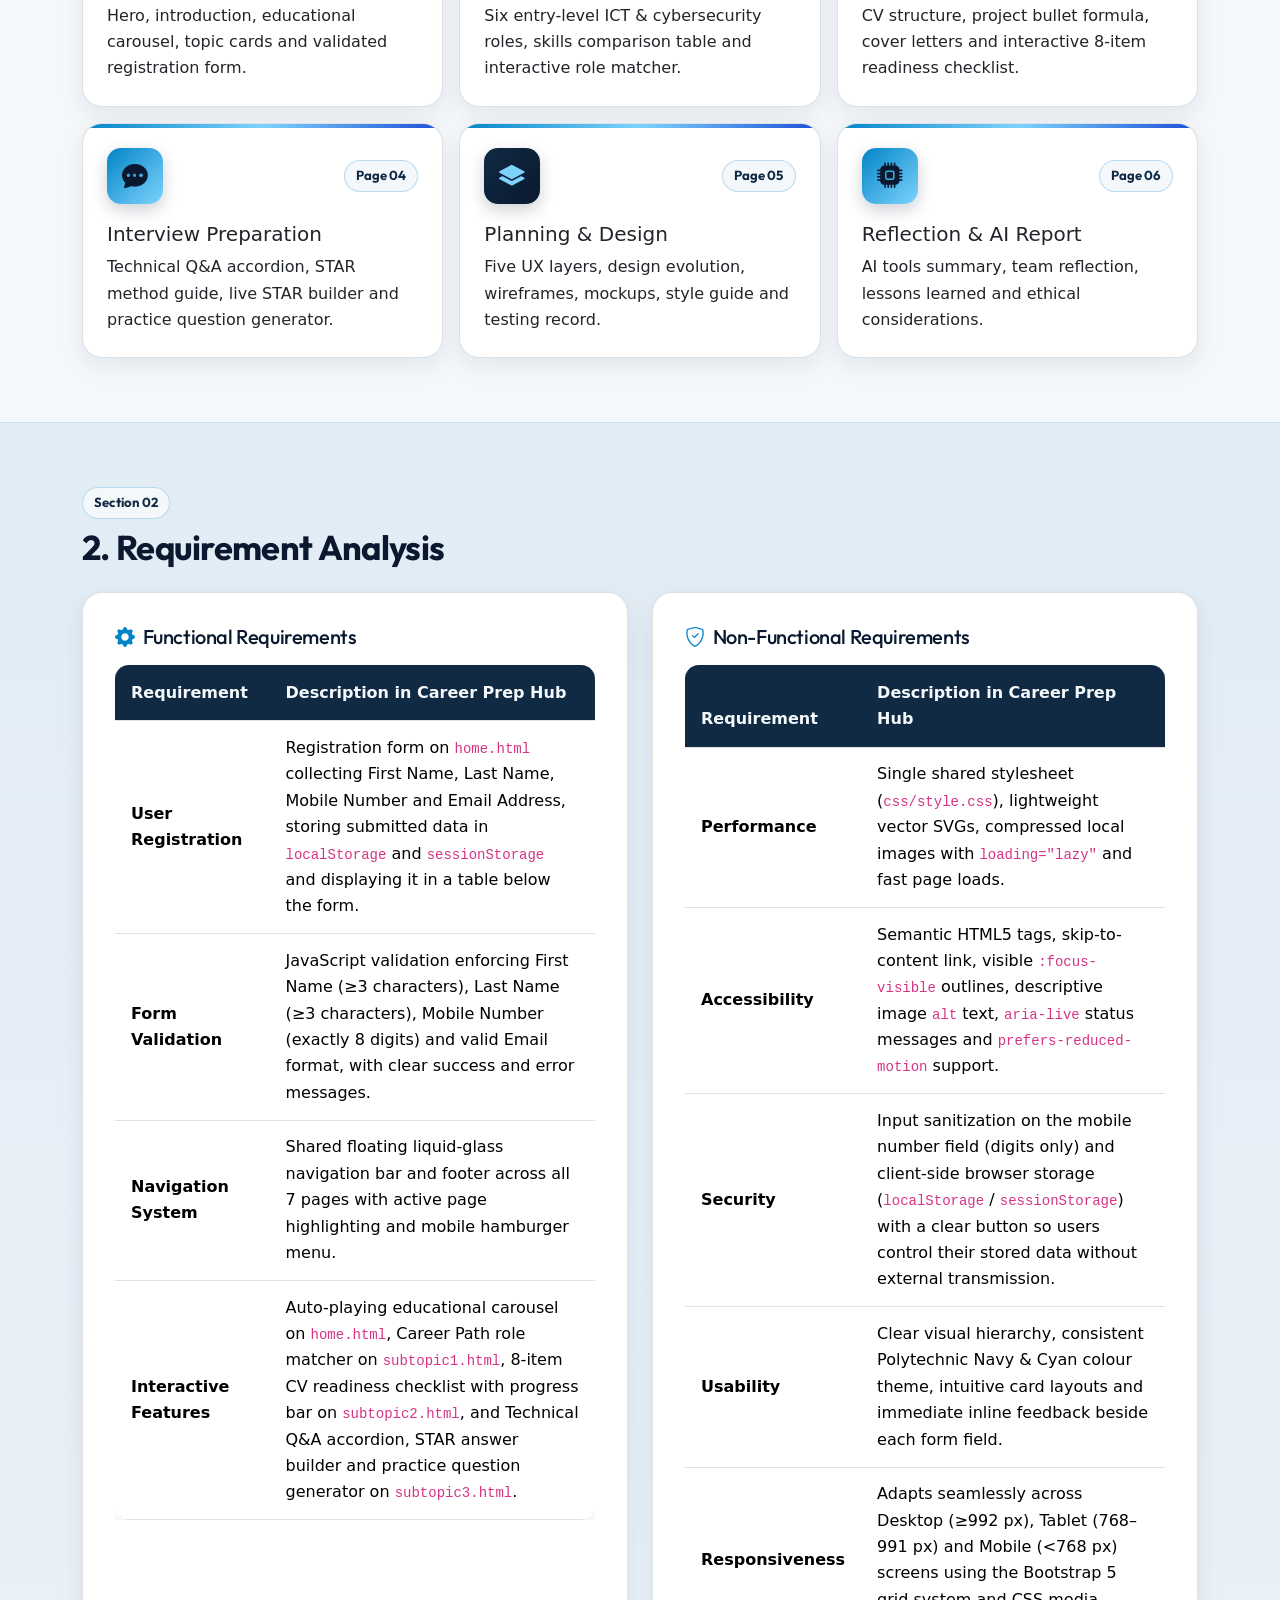
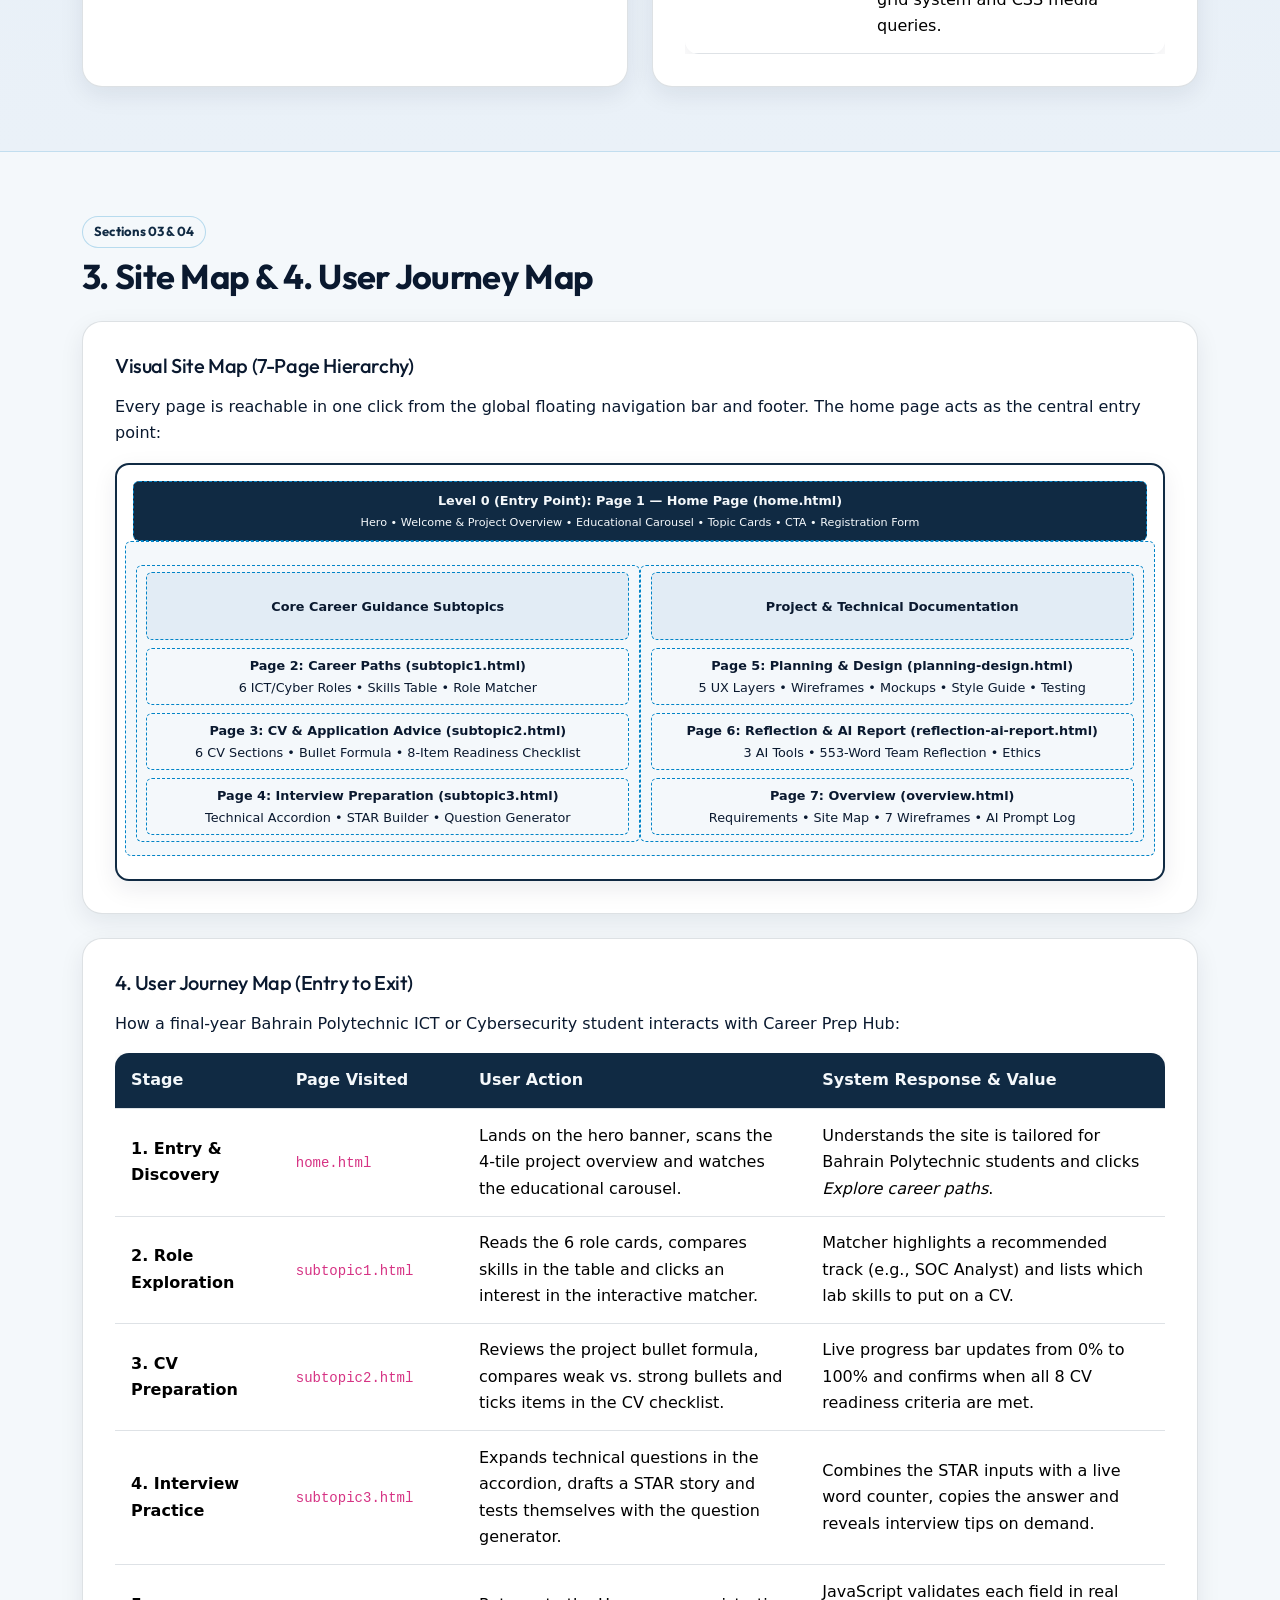
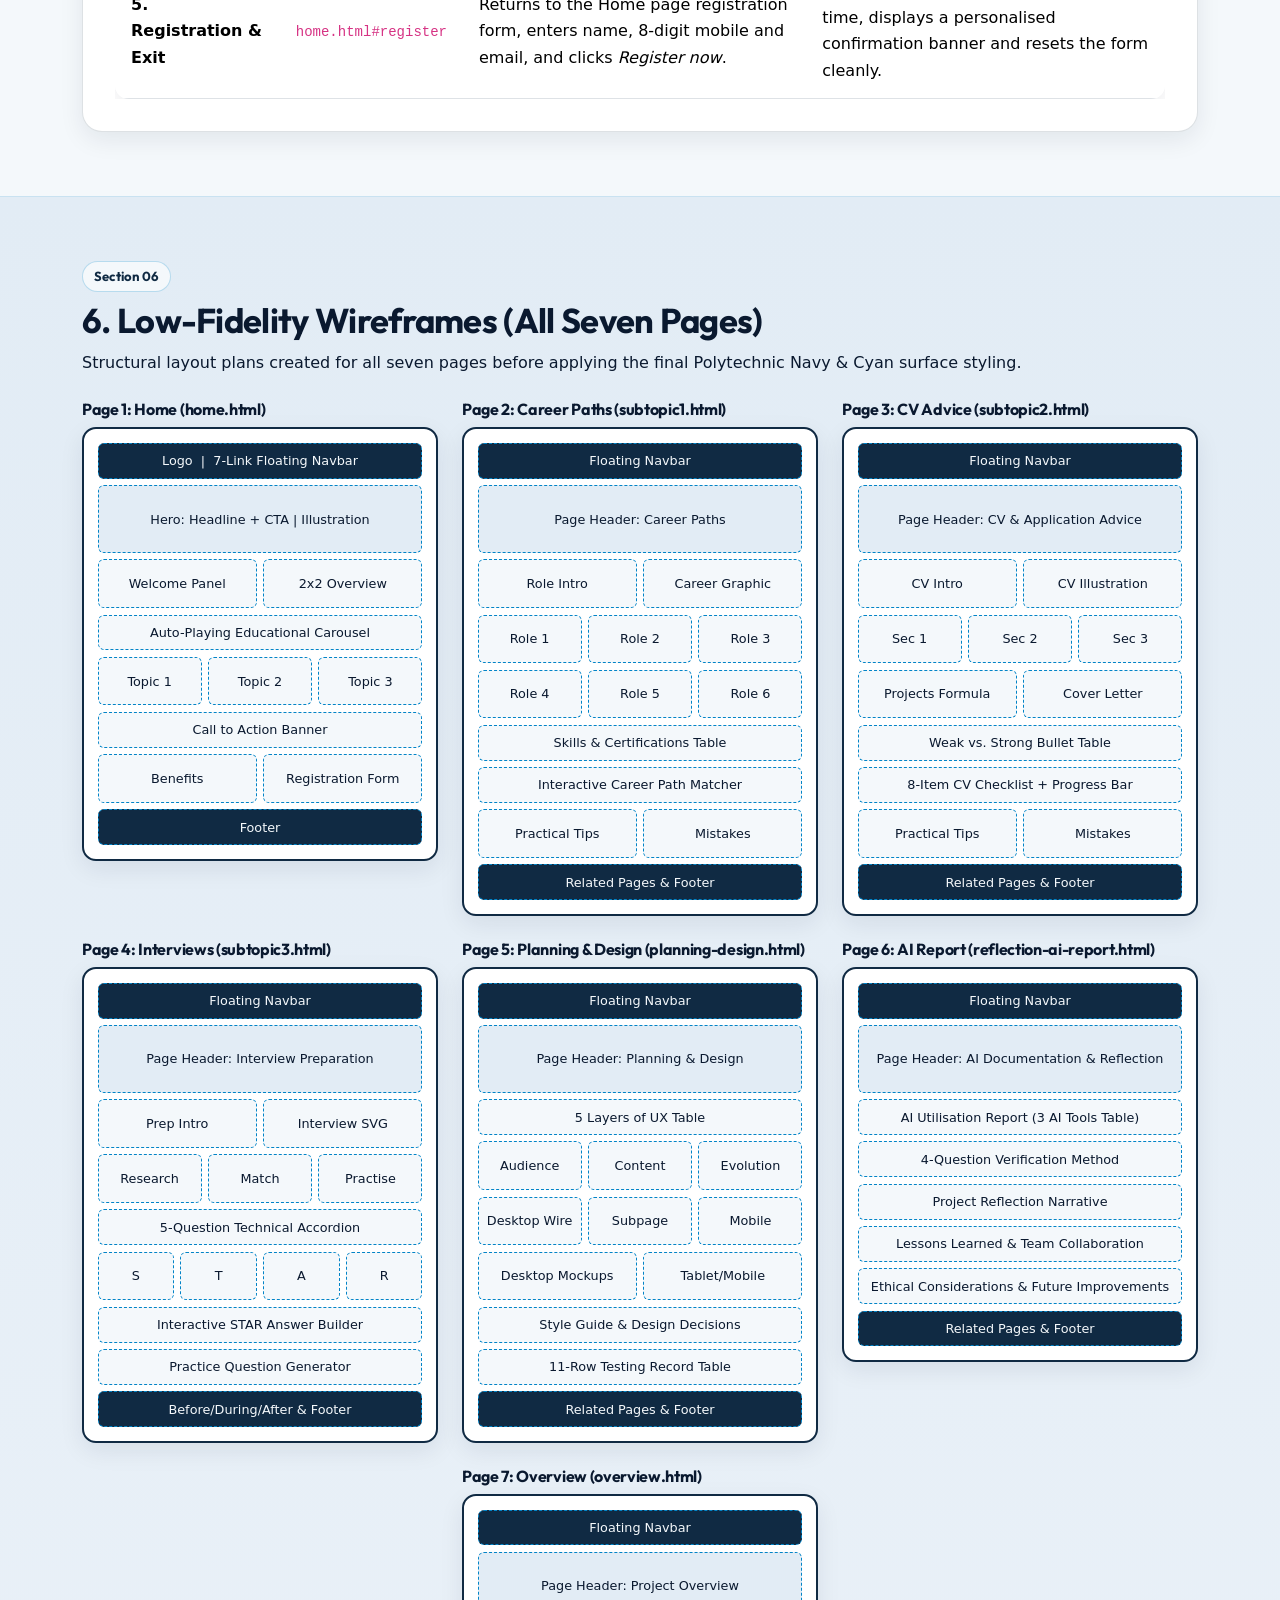
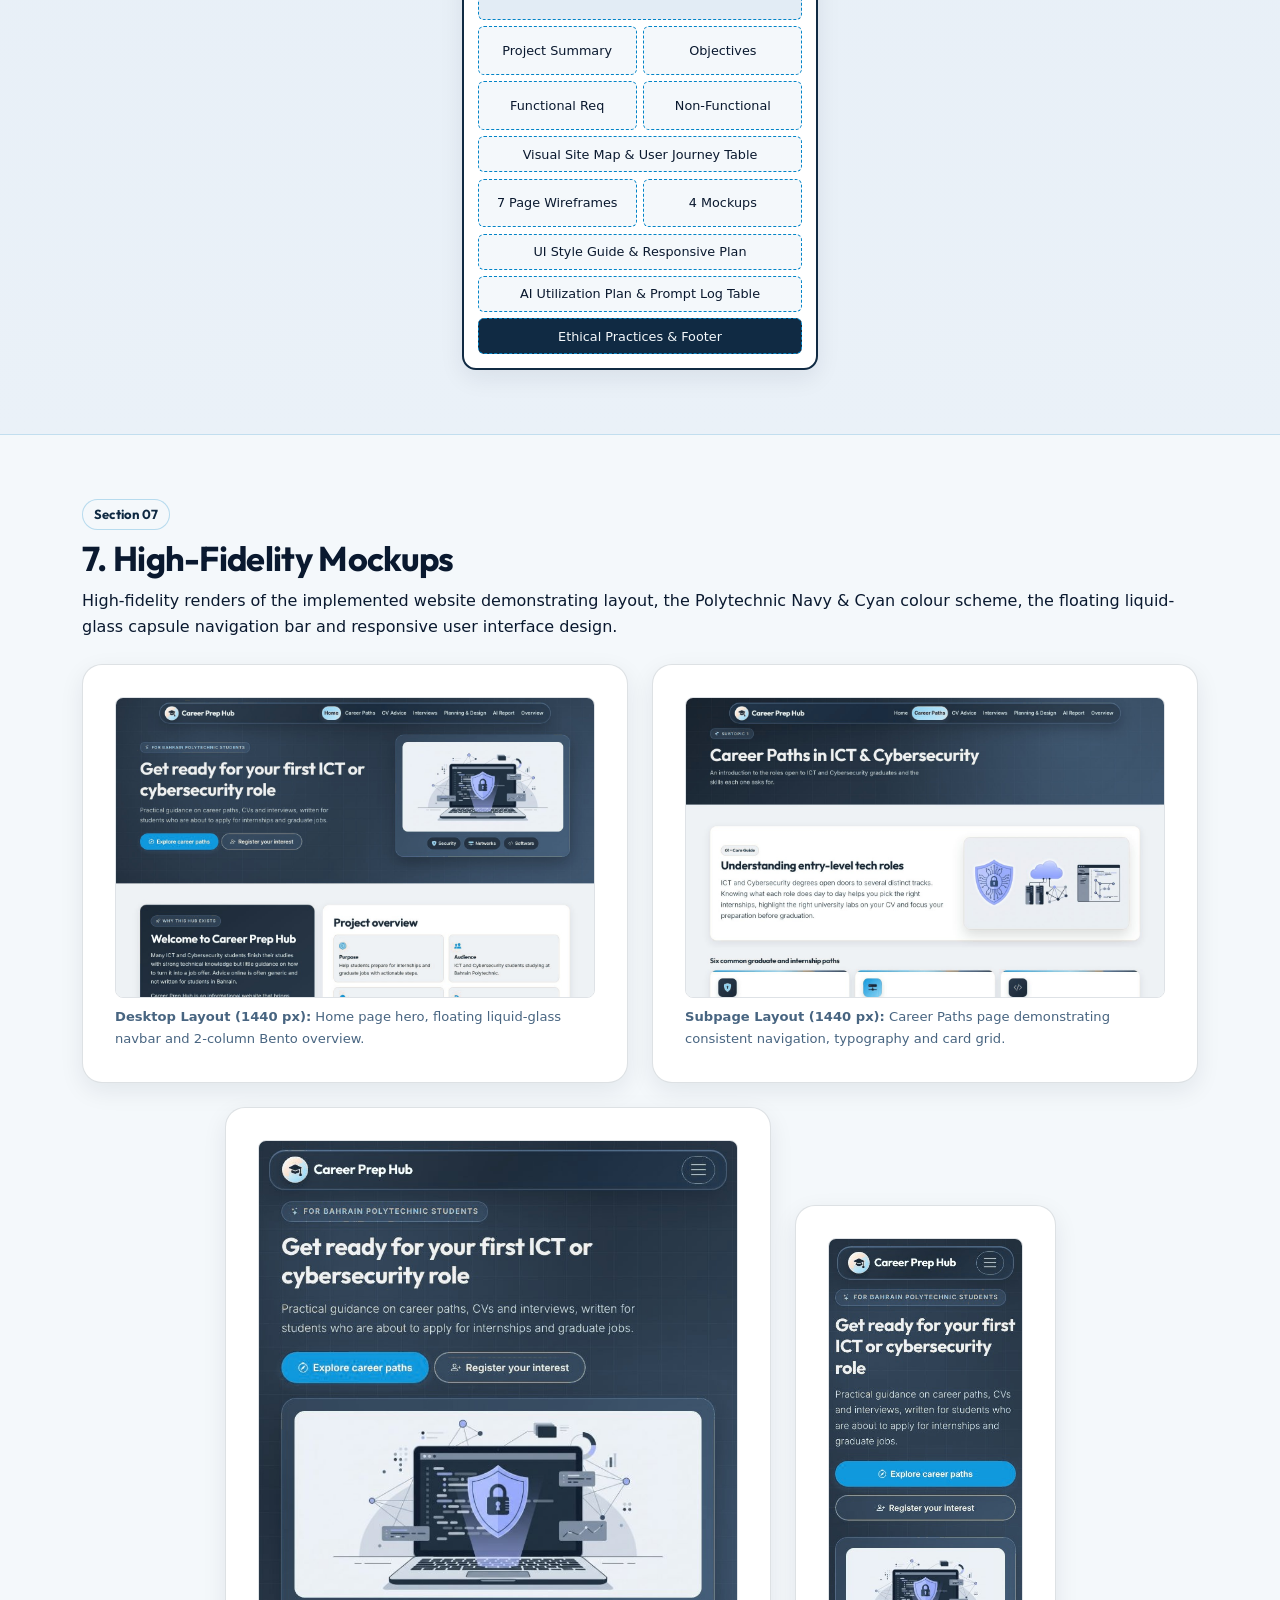
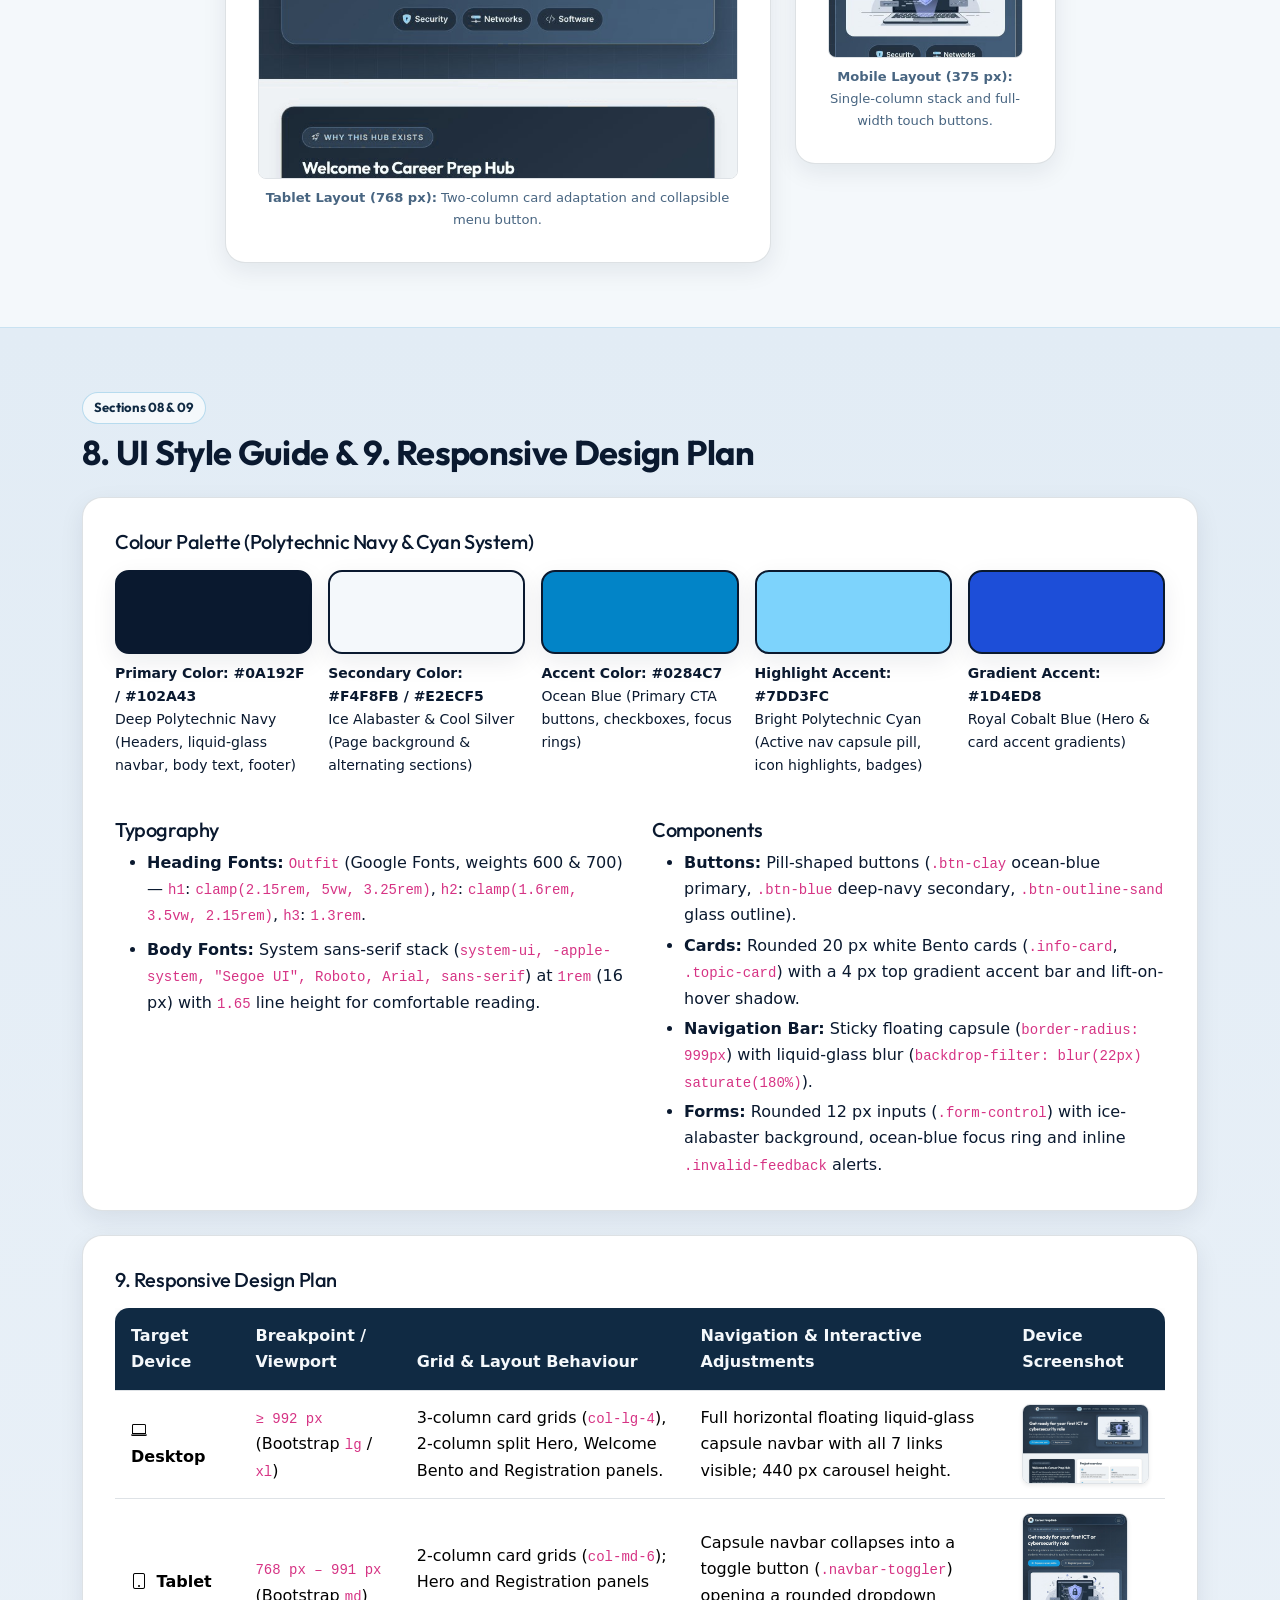
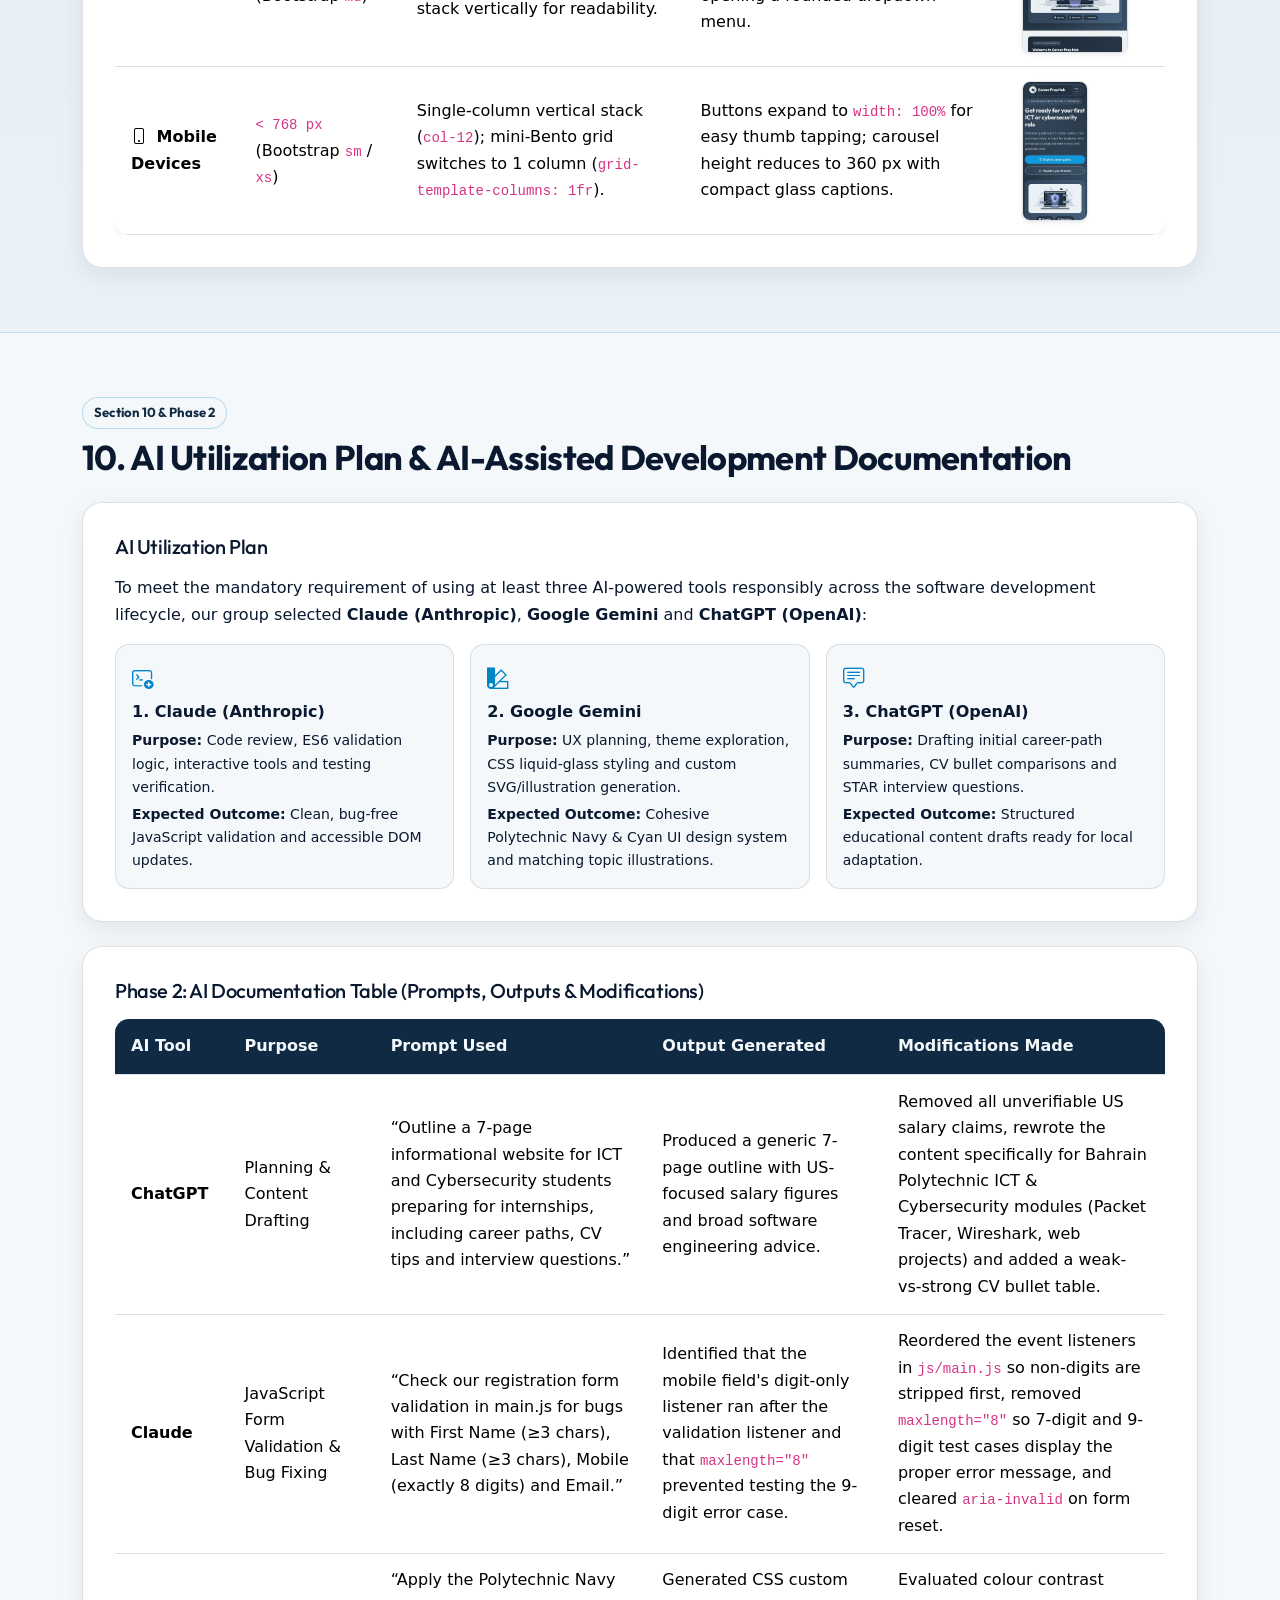
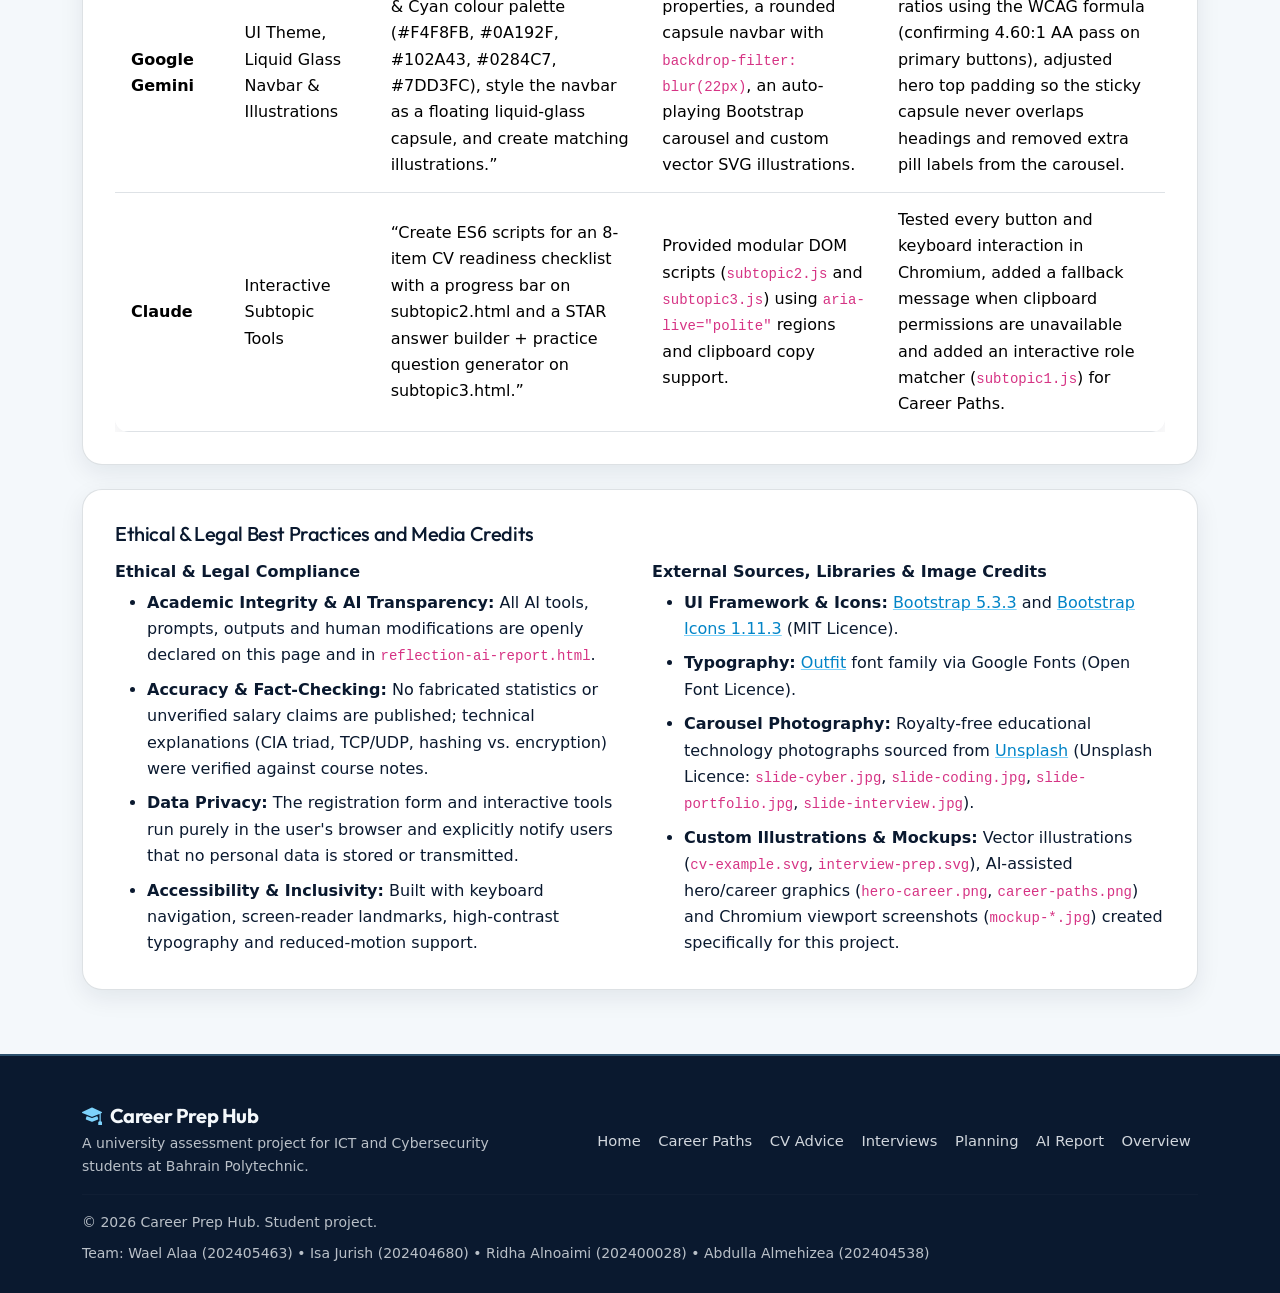
<file: overview.html>
﻿<!DOCTYPE html>
<html lang="en">
<head>
  <meta charset="UTF-8">
  <meta name="viewport" content="width=device-width, initial-scale=1">
  <title>Overview | Career Prep Hub</title>
  <meta name="description" content="Complete project overview, requirement analysis, site map, user journey, wireframes, mockups, style guide, responsive plan and AI documentation for Career Prep Hub.">
  <link rel="preconnect" href="https://fonts.googleapis.com">
  <link rel="preconnect" href="https://fonts.gstatic.com" crossorigin>
  <link href="https://fonts.googleapis.com/css2?family=Outfit:wght@600;700&display=swap" rel="stylesheet">
  <link href="https://cdn.jsdelivr.net/npm/bootstrap@5.3.3/dist/css/bootstrap.min.css" rel="stylesheet">
  <link href="https://cdn.jsdelivr.net/npm/bootstrap-icons@1.11.3/font/bootstrap-icons.min.css" rel="stylesheet">
  <link rel="icon" type="image/svg+xml" href="images/favicon.svg">
  <link href="css/style.css" rel="stylesheet">
</head>
<body>
  <a class="skip-link" href="#main">Skip to main content</a>

  <header>
    <nav class="navbar navbar-expand-lg site-nav" aria-label="Main navigation">
      <div class="container">
        <a class="navbar-brand" href="home.html"><i class="bi bi-mortarboard-fill me-2"></i>Career Prep Hub</a>
        <button class="navbar-toggler" type="button" data-bs-toggle="collapse" data-bs-target="#mainNav" aria-controls="mainNav" aria-expanded="false" aria-label="Toggle navigation">
          <span class="navbar-toggler-icon"></span>
        </button>
        <div class="collapse navbar-collapse" id="mainNav">
          <ul class="navbar-nav ms-auto">
            <li class="nav-item"><a class="nav-link" href="home.html">Home</a></li>
            <li class="nav-item"><a class="nav-link" href="subtopic1.html">Career Paths</a></li>
            <li class="nav-item"><a class="nav-link" href="subtopic2.html">CV Advice</a></li>
            <li class="nav-item"><a class="nav-link" href="subtopic3.html">Interviews</a></li>
            <li class="nav-item"><a class="nav-link" href="planning-design.html">Planning &amp; Design</a></li>
            <li class="nav-item"><a class="nav-link" href="reflection-ai-report.html">AI Report</a></li>
            <li class="nav-item"><a class="nav-link active" aria-current="page" href="overview.html">Overview</a></li>
          </ul>
        </div>
      </div>
    </nav>
  </header>

  <div class="page-header">
    <div class="container">
      <p class="eyebrow"><i class="bi bi-grid-1x2-fill"></i> Complete Documentation</p>
      <h1>Project Overview &amp; Technical Documentation</h1>
      <p>Comprehensive specification covering project objectives, requirement analysis, site architecture, wireframes for all seven pages, mockups, UI style guide, responsive plan and AI documentation.</p>
    </div>
  </div>

  <main id="main">
    <!-- 1. Project Overview -->
    <section aria-labelledby="ov-title">
      <div class="container">
        <span class="step-badge mb-2 d-inline-block">Section 01</span>
        <h2 id="ov-title" class="mb-4">1. Project Overview</h2>
        <div class="row g-4 align-items-stretch">
          <div class="col-lg-5">
            <div class="bento-panel dark d-flex flex-column justify-content-between">
              <div>
                <h3 class="h5 framed-card-title mb-3"><i class="bi bi-compass-fill"></i> Career Prep Hub Summary</h3>
                <p class="mb-3"><strong>Website Title:</strong> Career Prep Hub</p>
                <p class="mb-3"><strong>Website Category:</strong> Informational &amp; Educational Website</p>
                <p class="mb-0"><strong>Target Audience:</strong> Undergraduate ICT and Cybersecurity students at Bahrain Polytechnic preparing for industry internships and entry-level graduate roles.</p>
              </div>
              <div class="mt-4 pt-3 border-top border-light border-opacity-10 small">
                <i class="bi bi-globe2 me-1" style="color:var(--peach)"></i> Designed for practical use beyond the classroom to bridge coursework and employment.
              </div>
            </div>
          </div>
          <div class="col-lg-7">
            <div class="bento-panel">
              <h3 class="h5 mb-2">Problem Statement</h3>
              <p>ICT and Cybersecurity students complete rigorous technical labs in networking, programming and security, yet many struggle when applying for internships or graduate jobs. Online career advice is often generic, written for experienced engineers abroad, and fails to explain how students in Bahrain can turn university modules and lab coursework into compelling CVs and confident interview answers.</p>

              <h3 class="h5 mt-4 mb-2">Project Objectives &amp; Real-World Relevance</h3>
              <ul class="mb-0">
                <li class="mb-2"><strong>Centralise tailored career guidance:</strong> Explain six core ICT and cybersecurity career paths (SOC Analyst, Network/Cloud Engineer, Software Developer, Security Tester, Systems Support and GRC Analyst) and map them to Polytechnic lab skills.</li>
                <li class="mb-2"><strong>Provide interactive self-assessment tools:</strong> Help students actively evaluate their readiness through a career-path matcher, an 8-point CV checklist, a live STAR answer builder and a practice interview question generator.</li>
                <li class="mb-2"><strong>Demonstrate front-end engineering best practices:</strong> Implement a responsive 7-page architecture using HTML5, CSS3 custom variables, Bootstrap 5.3 and ES6 client-side form validation.</li>
                <li><strong>Limitations &amp; future improvements:</strong> The site currently operates as a client-side static application without a database. Future iterations will connect the registration form to a backend student mailing list and add downloadable CV templates.</li>
              </ul>
            </div>
          </div>
        </div>

        <!-- Project Team Members -->
        <div class="bento-panel mt-4">
          <div class="d-flex flex-wrap justify-content-between align-items-center mb-3">
            <h3 class="h5 mb-0"><i class="bi bi-people-fill me-2" style="color:var(--clay)"></i>Project Team Members</h3>
            <span class="step-badge">IT6012 &bull; Group Project</span>
          </div>
          <div class="row g-3">
            <div class="col-12 col-sm-6 col-lg-3">
              <div class="bento-mini-item h-100 d-flex align-items-center gap-3">
                <span class="card-icon mb-0 flex-shrink-0" style="width:46px;height:46px;font-size:1.25rem"><i class="bi bi-person-badge-fill"></i></span>
                <div>
                  <h4 class="h6 fw-bold mb-1">Wael Alaa</h4>
                  <p class="small mb-0 text-secondary">ID: <strong>202405463</strong></p>
                </div>
              </div>
            </div>
            <div class="col-12 col-sm-6 col-lg-3">
              <div class="bento-mini-item h-100 d-flex align-items-center gap-3">
                <span class="card-icon clay mb-0 flex-shrink-0" style="width:46px;height:46px;font-size:1.25rem"><i class="bi bi-person-badge-fill"></i></span>
                <div>
                  <h4 class="h6 fw-bold mb-1">Isa Jurish</h4>
                  <p class="small mb-0 text-secondary">ID: <strong>202404680</strong></p>
                </div>
              </div>
            </div>
            <div class="col-12 col-sm-6 col-lg-3">
              <div class="bento-mini-item h-100 d-flex align-items-center gap-3">
                <span class="card-icon mb-0 flex-shrink-0" style="width:46px;height:46px;font-size:1.25rem"><i class="bi bi-person-badge-fill"></i></span>
                <div>
                  <h4 class="h6 fw-bold mb-1">Ridha Alnoaimi</h4>
                  <p class="small mb-0 text-secondary">ID: <strong>202400028</strong></p>
                </div>
              </div>
            </div>
            <div class="col-12 col-sm-6 col-lg-3">
              <div class="bento-mini-item h-100 d-flex align-items-center gap-3">
                <span class="card-icon clay mb-0 flex-shrink-0" style="width:46px;height:46px;font-size:1.25rem"><i class="bi bi-person-badge-fill"></i></span>
                <div>
                  <h4 class="h6 fw-bold mb-1">Abdulla Almehizea</h4>
                  <p class="small mb-0 text-secondary">ID: <strong>202404538</strong></p>
                </div>
              </div>
            </div>
          </div>
        </div>

        <!-- Learning Outcomes Assessed (CILO 1-5) -->
        <div class="bento-panel mt-4">
          <div class="d-flex flex-wrap justify-content-between align-items-center mb-3">
            <h3 class="h5 mb-0"><i class="bi bi-award-fill me-2" style="color:var(--clay)"></i>Learning Outcomes Assessed (CILO 1&ndash;5)</h3>
            <span class="step-badge">Course Alignment</span>
          </div>
          <div class="table-responsive">
            <table class="table table-sand align-middle mb-0">
              <thead>
                <tr>
                  <th scope="col">CILO</th>
                  <th scope="col">Learning Outcome</th>
                  <th scope="col">How We Achieved It in Career Prep Hub</th>
                </tr>
              </thead>
              <tbody>
                <tr>
                  <th scope="row">1</th>
                  <td>Design and structure a multi-page website</td>
                  <td>Planned and built a 7-page architecture (<code>home.html</code>, 3 career subtopic pages and 3 documentation pages) linked by a global navigation bar, footer and visual site map.</td>
                </tr>
                <tr>
                  <th scope="row">2</th>
                  <td>Implement consistent and maintainable styling and page structure</td>
                  <td>Centralised all styles in one external stylesheet (<code>css/style.css</code>) using CSS <code>:root</code> variables for the Polytechnic Navy &amp; Cyan palette, Outfit headings, Bento cards and Bootstrap 5 grid layouts.</td>
                </tr>
                <tr>
                  <th scope="row">3</th>
                  <td>Provide user interactivity in a website</td>
                  <td>Developed modular ES6 scripts (<code>main.js</code>, <code>subtopic1.js</code>, <code>subtopic2.js</code>, <code>subtopic3.js</code>) for real-time form validation, Local/Session Storage persistence, an auto-playing carousel, a career role matcher, a CV progress checklist, a technical Q&amp;A accordion, a STAR answer builder and a practice question generator.</td>
                </tr>
                <tr>
                  <th scope="row">4</th>
                  <td>Demonstrate knowledge of the fundamentals of website implementation</td>
                  <td>Used semantic HTML5 tags, responsive breakpoints (Desktop, Tablet, Mobile), WCAG colour contrast verification and an 11-case Chromium testing record.</td>
                </tr>
                <tr>
                  <th scope="row">5</th>
                  <td>Follow ethical and legal best practices in web design and development</td>
                  <td>Documented all 3 AI tools, prompts and modifications transparently, verified all technical explanations, credited external libraries and Unsplash images, and implemented accessible keyboard and screen-reader support.</td>
                </tr>
              </tbody>
            </table>
          </div>
        </div>

        <!-- Technical Implementation & Challenges We Faced -->
        <div class="row g-4 mt-1">
          <div class="col-lg-6">
            <div class="bento-panel">
              <h3 class="h5 mb-3"><i class="bi bi-code-square me-2" style="color:var(--clay)"></i>Technical Implementation</h3>
              <ul class="mb-0">
                <li class="mb-2"><strong>HTML5 Semantic Architecture:</strong> Built 7 valid HTML5 pages using <code>&lt;header&gt;</code>, <code>&lt;nav&gt;</code>, <code>&lt;main&gt;</code>, <code>&lt;section&gt;</code>, <code>&lt;article&gt;</code>, <code>&lt;figure&gt;</code> and <code>&lt;footer&gt;</code> landmarks with ARIA labels and a skip-to-content link.</li>
                <li class="mb-2"><strong>CSS3 &amp; Liquid-Glass UI System:</strong> Implemented a floating liquid-glass capsule navbar (<code>backdrop-filter: blur(22px) saturate(180%)</code>), custom Bento cards with top gradient borders and responsive media queries.</li>
                <li class="mb-2"><strong>Bootstrap 5.3 Integration:</strong> Utilised the 12-column responsive grid (<code>row</code>, <code>col-md-6</code>, <code>col-lg-4</code>), collapsible mobile navbar, auto-playing Carousel, Accordion, Progress Bar and responsive tables.</li>
                <li><strong>JavaScript ES6 &amp; Browser Storage:</strong> Implemented regex and length validators on the registration form and used <code>localStorage</code> and <code>sessionStorage</code> (with <code>JSON.stringify</code> and <code>JSON.parse</code>) to store, display, reload and clear submitted student data across forms.</li>
              </ul>
            </div>
          </div>
          <div class="col-lg-6">
            <div class="bento-panel">
              <h3 class="h5 mb-3"><i class="bi bi-exclamation-triangle-fill me-2" style="color:var(--clay)"></i>Challenges We Faced &amp; Solutions</h3>
              <ul class="mb-0">
                <li class="mb-2"><strong>1. Mobile Input Validation Order Bug:</strong> Initially, the validation listener ran before non-digit characters were stripped, leaving valid 8-digit numbers marked invalid. <em>Solution:</em> Reordered the listeners in <code>js/main.js</code> and removed hard truncation so 7-digit and 9-digit test cases trigger proper error messages.</li>
                <li class="mb-2"><strong>2. Button Colour Contrast (WCAG AA):</strong> Our contrast audit revealed white text on an earlier orange button reached only <code>3.08:1</code> (below the <code>4.5:1</code> AA minimum). <em>Solution:</em> Switched to the Polytechnic Navy &amp; Cyan palette where primary buttons reach <code>4.60:1</code> (AA) and headings exceed <code>13:1</code> (AAA).</li>
                <li class="mb-2"><strong>3. Generic AI Content Drafts:</strong> Early AI drafts produced generic US career advice and unverified salary figures. <em>Solution:</em> Fact-checked every section and rewrote examples around Bahrain Polytechnic modules (Packet Tracer, Wireshark, web projects).</li>
                <li><strong>4. Team Git Consistency &amp; Storage Persistence:</strong> Coordinating 4 members editing 7 pages required shared conventions. <em>Solution:</em> Used one shared stylesheet and added full <code>localStorage</code> / <code>sessionStorage</code> display tables for form submissions.</li>
              </ul>
            </div>
          </div>
        </div>

        <!-- Pages directory -->
        <h3 class="h5 mt-5 mb-3">Pages in this website</h3>
        <div class="row g-3">
          <div class="col-12 col-md-6 col-lg-4">
            <a class="card info-card text-decoration-none" href="home.html">
              <div class="card-body p-4">
                <div class="card-top-row"><span class="card-icon"><i class="bi bi-house-door-fill"></i></span><span class="step-badge">Page 01</span></div>
                <h4 class="h5">Home</h4>
                <p class="mb-0">Hero, introduction, educational carousel, topic cards and validated registration form.</p>
              </div>
            </a>
          </div>
          <div class="col-12 col-md-6 col-lg-4">
            <a class="card info-card text-decoration-none" href="subtopic1.html">
              <div class="card-body p-4">
                <div class="card-top-row"><span class="card-icon clay"><i class="bi bi-signpost-split-fill"></i></span><span class="step-badge">Page 02</span></div>
                <h4 class="h5">Career Paths</h4>
                <p class="mb-0">Six entry-level ICT &amp; cybersecurity roles, skills comparison table and interactive role matcher.</p>
              </div>
            </a>
          </div>
          <div class="col-12 col-md-6 col-lg-4">
            <a class="card info-card text-decoration-none" href="subtopic2.html">
              <div class="card-body p-4">
                <div class="card-top-row"><span class="card-icon"><i class="bi bi-file-earmark-person-fill"></i></span><span class="step-badge">Page 03</span></div>
                <h4 class="h5">CV &amp; Application Advice</h4>
                <p class="mb-0">CV structure, project bullet formula, cover letters and interactive 8-item readiness checklist.</p>
              </div>
            </a>
          </div>
          <div class="col-12 col-md-6 col-lg-4">
            <a class="card info-card text-decoration-none" href="subtopic3.html">
              <div class="card-body p-4">
                <div class="card-top-row"><span class="card-icon clay"><i class="bi bi-chat-dots-fill"></i></span><span class="step-badge">Page 04</span></div>
                <h4 class="h5">Interview Preparation</h4>
                <p class="mb-0">Technical Q&amp;A accordion, STAR method guide, live STAR builder and practice question generator.</p>
              </div>
            </a>
          </div>
          <div class="col-12 col-md-6 col-lg-4">
            <a class="card info-card text-decoration-none" href="planning-design.html">
              <div class="card-body p-4">
                <div class="card-top-row"><span class="card-icon"><i class="bi bi-layers-fill"></i></span><span class="step-badge">Page 05</span></div>
                <h4 class="h5">Planning &amp; Design</h4>
                <p class="mb-0">Five UX layers, design evolution, wireframes, mockups, style guide and testing record.</p>
              </div>
            </a>
          </div>
          <div class="col-12 col-md-6 col-lg-4">
            <a class="card info-card text-decoration-none" href="reflection-ai-report.html">
              <div class="card-body p-4">
                <div class="card-top-row"><span class="card-icon clay"><i class="bi bi-cpu-fill"></i></span><span class="step-badge">Page 06</span></div>
                <h4 class="h5">Reflection &amp; AI Report</h4>
                <p class="mb-0">AI tools summary, team reflection, lessons learned and ethical considerations.</p>
              </div>
            </a>
          </div>
        </div>
      </div>
    </section>

    <!-- 2. Requirement Analysis -->
    <section class="section-alt" aria-labelledby="req-title">
      <div class="container">
        <span class="step-badge mb-2 d-inline-block">Section 02</span>
        <h2 id="req-title" class="mb-4">2. Requirement Analysis</h2>
        <div class="row g-4">
          <div class="col-lg-6">
            <div class="bento-panel">
              <h3 class="h5 mb-3"><i class="bi bi-gear-fill me-2" style="color:var(--clay)"></i>Functional Requirements</h3>
              <div class="table-responsive">
                <table class="table table-sand align-middle mb-0">
                  <thead><tr><th scope="col">Requirement</th><th scope="col">Description in Career Prep Hub</th></tr></thead>
                  <tbody>
                    <tr><th scope="row">User Registration</th><td>Registration form on <code>home.html</code> collecting First Name, Last Name, Mobile Number and Email Address, storing submitted data in <code>localStorage</code> and <code>sessionStorage</code> and displaying it in a table below the form.</td></tr>
                    <tr><th scope="row">Form Validation</th><td>JavaScript validation enforcing First Name (&ge;3 characters), Last Name (&ge;3 characters), Mobile Number (exactly 8 digits) and valid Email format, with clear success and error messages.</td></tr>
                    <tr><th scope="row">Navigation System</th><td>Shared floating liquid-glass navigation bar and footer across all 7 pages with active page highlighting and mobile hamburger menu.</td></tr>
                    <tr><th scope="row">Interactive Features</th><td>Auto-playing educational carousel on <code>home.html</code>, Career Path role matcher on <code>subtopic1.html</code>, 8-item CV readiness checklist with progress bar on <code>subtopic2.html</code>, and Technical Q&amp;A accordion, STAR answer builder and practice question generator on <code>subtopic3.html</code>.</td></tr>
                  </tbody>
                </table>
              </div>
            </div>
          </div>
          <div class="col-lg-6">
            <div class="bento-panel">
              <h3 class="h5 mb-3"><i class="bi bi-shield-check me-2" style="color:var(--clay)"></i>Non-Functional Requirements</h3>
              <div class="table-responsive">
                <table class="table table-sand align-middle mb-0">
                  <thead><tr><th scope="col">Requirement</th><th scope="col">Description in Career Prep Hub</th></tr></thead>
                  <tbody>
                    <tr><th scope="row">Performance</th><td>Single shared stylesheet (<code>css/style.css</code>), lightweight vector SVGs, compressed local images with <code>loading="lazy"</code> and fast page loads.</td></tr>
                    <tr><th scope="row">Accessibility</th><td>Semantic HTML5 tags, skip-to-content link, visible <code>:focus-visible</code> outlines, descriptive image <code>alt</code> text, <code>aria-live</code> status messages and <code>prefers-reduced-motion</code> support.</td></tr>
                    <tr><th scope="row">Security</th><td>Input sanitization on the mobile number field (digits only) and client-side browser storage (<code>localStorage</code> / <code>sessionStorage</code>) with a clear button so users control their stored data without external transmission.</td></tr>
                    <tr><th scope="row">Usability</th><td>Clear visual hierarchy, consistent Polytechnic Navy &amp; Cyan colour theme, intuitive card layouts and immediate inline feedback beside each form field.</td></tr>
                    <tr><th scope="row">Responsiveness</th><td>Adapts seamlessly across Desktop (&ge;992 px), Tablet (768&ndash;991 px) and Mobile (&lt;768 px) screens using the Bootstrap 5 grid system and CSS media queries.</td></tr>
                  </tbody>
                </table>
              </div>
            </div>
          </div>
        </div>
      </div>
    </section>

    <!-- 3. Site Map & 4. User Journey Map -->
    <section aria-labelledby="sitemap-title">
      <div class="container">
        <span class="step-badge mb-2 d-inline-block">Sections 03 &amp; 04</span>
        <h2 id="sitemap-title" class="mb-4">3. Site Map &amp; 4. User Journey Map</h2>

        <!-- Visual Site Map -->
        <div class="bento-panel mb-4">
          <h3 class="h5 mb-3">Visual Site Map (7-Page Hierarchy)</h3>
          <p class="mb-3">Every page is reachable in one click from the global floating navigation bar and footer. The home page acts as the central entry point:</p>
          <div class="wire p-3" role="img" aria-label="Site map diagram showing Home Page at the top level branching into three Career Subtopic pages and three Project Documentation pages">
            <div class="nav-w fw-bold py-2 mb-3">Level 0 (Entry Point): Page 1 &mdash; Home Page (home.html)<br><span class="fw-normal small">Hero &bull; Welcome &amp; Project Overview &bull; Educational Carousel &bull; Topic Cards &bull; CTA &bull; Registration Form</span></div>
            <div class="row g-3">
              <div class="col-md-6">
                <div class="hero-w fw-bold mb-2">Core Career Guidance Subtopics</div>
                <div class="mb-2"><strong>Page 2: Career Paths (subtopic1.html)</strong><br>6 ICT/Cyber Roles &bull; Skills Table &bull; Role Matcher</div>
                <div class="mb-2"><strong>Page 3: CV &amp; Application Advice (subtopic2.html)</strong><br>6 CV Sections &bull; Bullet Formula &bull; 8-Item Readiness Checklist</div>
                <div class="mb-0"><strong>Page 4: Interview Preparation (subtopic3.html)</strong><br>Technical Accordion &bull; STAR Builder &bull; Question Generator</div>
              </div>
              <div class="col-md-6">
                <div class="hero-w fw-bold mb-2">Project &amp; Technical Documentation</div>
                <div class="mb-2"><strong>Page 5: Planning &amp; Design (planning-design.html)</strong><br>5 UX Layers &bull; Wireframes &bull; Mockups &bull; Style Guide &bull; Testing</div>
                <div class="mb-2"><strong>Page 6: Reflection &amp; AI Report (reflection-ai-report.html)</strong><br>3 AI Tools &bull; 553-Word Team Reflection &bull; Ethics</div>
                <div class="mb-0"><strong>Page 7: Overview (overview.html)</strong><br>Requirements &bull; Site Map &bull; 7 Wireframes &bull; AI Prompt Log</div>
              </div>
            </div>
          </div>
        </div>

        <!-- User Journey Map -->
        <div class="bento-panel">
          <h3 class="h5 mb-3">4. User Journey Map (Entry to Exit)</h3>
          <p class="mb-3">How a final-year Bahrain Polytechnic ICT or Cybersecurity student interacts with Career Prep Hub:</p>
          <div class="table-responsive">
            <table class="table table-sand align-middle mb-0">
              <thead>
                <tr>
                  <th scope="col">Stage</th>
                  <th scope="col">Page Visited</th>
                  <th scope="col">User Action</th>
                  <th scope="col">System Response &amp; Value</th>
                </tr>
              </thead>
              <tbody>
                <tr>
                  <th scope="row">1. Entry &amp; Discovery</th>
                  <td><code>home.html</code></td>
                  <td>Lands on the hero banner, scans the 4-tile project overview and watches the educational carousel.</td>
                  <td>Understands the site is tailored for Bahrain Polytechnic students and clicks <em>Explore career paths</em>.</td>
                </tr>
                <tr>
                  <th scope="row">2. Role Exploration</th>
                  <td><code>subtopic1.html</code></td>
                  <td>Reads the 6 role cards, compares skills in the table and clicks an interest in the interactive matcher.</td>
                  <td>Matcher highlights a recommended track (e.g., SOC Analyst) and lists which lab skills to put on a CV.</td>
                </tr>
                <tr>
                  <th scope="row">3. CV Preparation</th>
                  <td><code>subtopic2.html</code></td>
                  <td>Reviews the project bullet formula, compares weak vs. strong bullets and ticks items in the CV checklist.</td>
                  <td>Live progress bar updates from 0% to 100% and confirms when all 8 CV readiness criteria are met.</td>
                </tr>
                <tr>
                  <th scope="row">4. Interview Practice</th>
                  <td><code>subtopic3.html</code></td>
                  <td>Expands technical questions in the accordion, drafts a STAR story and tests themselves with the question generator.</td>
                  <td>Combines the STAR inputs with a live word counter, copies the answer and reveals interview tips on demand.</td>
                </tr>
                <tr>
                  <th scope="row">5. Registration &amp; Exit</th>
                  <td><code>home.html#register</code></td>
                  <td>Returns to the Home page registration form, enters name, 8-digit mobile and email, and clicks <em>Register now</em>.</td>
                  <td>JavaScript validates each field in real time, displays a personalised confirmation banner and resets the form cleanly.</td>
                </tr>
              </tbody>
            </table>
          </div>
        </div>
      </div>
    </section>

    <!-- 6. Low-Fidelity Wireframes (All 7 Pages) -->
    <section class="section-alt" aria-labelledby="all-wires-title">
      <div class="container">
        <span class="step-badge mb-2 d-inline-block">Section 06</span>
        <h2 id="all-wires-title" class="mb-2">6. Low-Fidelity Wireframes (All Seven Pages)</h2>
        <p class="mb-4">Structural layout plans created for all seven pages before applying the final Polytechnic Navy &amp; Cyan surface styling.</p>
        <div class="row g-4">
          <div class="col-md-6 col-lg-4">
            <h3 class="h6 fw-bold mb-2">Page 1: Home (home.html)</h3>
            <div class="wire" role="img" aria-label="Wireframe of Page 1 Home: floating navbar, 2-column hero, 2-column welcome and overview bento, carousel, 3 topic cards, CTA banner, 2-column registration form, footer">
              <div class="nav-w">Logo &nbsp;|&nbsp; 7-Link Floating Navbar</div>
              <div class="hero-w">Hero: Headline + CTA | Illustration</div>
              <div class="row-w"><span>Welcome Panel</span><span>2x2 Overview</span></div>
              <div>Auto-Playing Educational Carousel</div>
              <div class="row-w"><span>Topic 1</span><span>Topic 2</span><span>Topic 3</span></div>
              <div>Call to Action Banner</div>
              <div class="row-w"><span>Benefits</span><span>Registration Form</span></div>
              <div class="nav-w mb-0">Footer</div>
            </div>
          </div>
          <div class="col-md-6 col-lg-4">
            <h3 class="h6 fw-bold mb-2">Page 2: Career Paths (subtopic1.html)</h3>
            <div class="wire" role="img" aria-label="Wireframe of Page 2 Career Paths: navbar, page header, intro panel with illustration, 6 role cards, skills comparison table, interactive role matcher, tips and mistakes panels, related links, footer">
              <div class="nav-w">Floating Navbar</div>
              <div class="hero-w">Page Header: Career Paths</div>
              <div class="row-w"><span>Role Intro</span><span>Career Graphic</span></div>
              <div class="row-w"><span>Role 1</span><span>Role 2</span><span>Role 3</span></div>
              <div class="row-w"><span>Role 4</span><span>Role 5</span><span>Role 6</span></div>
              <div>Skills &amp; Certifications Table</div>
              <div>Interactive Career Path Matcher</div>
              <div class="row-w"><span>Practical Tips</span><span>Mistakes</span></div>
              <div class="nav-w mb-0">Related Pages &amp; Footer</div>
            </div>
          </div>
          <div class="col-md-6 col-lg-4">
            <h3 class="h6 fw-bold mb-2">Page 3: CV Advice (subtopic2.html)</h3>
            <div class="wire" role="img" aria-label="Wireframe of Page 3 CV Advice: navbar, page header, intro with CV graphic, 6 CV section cards, projects and cover letter panels, weak vs strong table, 8-item interactive checklist with progress bar, tips, footer">
              <div class="nav-w">Floating Navbar</div>
              <div class="hero-w">Page Header: CV &amp; Application Advice</div>
              <div class="row-w"><span>CV Intro</span><span>CV Illustration</span></div>
              <div class="row-w"><span>Sec 1</span><span>Sec 2</span><span>Sec 3</span></div>
              <div class="row-w"><span>Projects Formula</span><span>Cover Letter</span></div>
              <div>Weak vs. Strong Bullet Table</div>
              <div>8-Item CV Checklist + Progress Bar</div>
              <div class="row-w"><span>Practical Tips</span><span>Mistakes</span></div>
              <div class="nav-w mb-0">Related Pages &amp; Footer</div>
            </div>
          </div>
          <div class="col-md-6 col-lg-4">
            <h3 class="h6 fw-bold mb-2">Page 4: Interviews (subtopic3.html)</h3>
            <div class="wire" role="img" aria-label="Wireframe of Page 4 Interviews: navbar, page header, intro with interview graphic, 3 prep cards, 5-item technical accordion, 4 STAR cards, interactive STAR builder, practice question generator, before/during/after columns, footer">
              <div class="nav-w">Floating Navbar</div>
              <div class="hero-w">Page Header: Interview Preparation</div>
              <div class="row-w"><span>Prep Intro</span><span>Interview SVG</span></div>
              <div class="row-w"><span>Research</span><span>Match</span><span>Practise</span></div>
              <div>5-Question Technical Accordion</div>
              <div class="row-w"><span>S</span><span>T</span><span>A</span><span>R</span></div>
              <div>Interactive STAR Answer Builder</div>
              <div>Practice Question Generator</div>
              <div class="nav-w mb-0">Before/During/After &amp; Footer</div>
            </div>
          </div>
          <div class="col-md-6 col-lg-4">
            <h3 class="h6 fw-bold mb-2">Page 5: Planning &amp; Design (planning-design.html)</h3>
            <div class="wire" role="img" aria-label="Wireframe of Page 5 Planning and Design: navbar, page header, 5 layers table, 3 planning panels, wireframes, 4 mockup screenshots, style guide swatches, design decisions table, testing record table, footer">
              <div class="nav-w">Floating Navbar</div>
              <div class="hero-w">Page Header: Planning &amp; Design</div>
              <div>5 Layers of UX Table</div>
              <div class="row-w"><span>Audience</span><span>Content</span><span>Evolution</span></div>
              <div class="row-w"><span>Desktop Wire</span><span>Subpage</span><span>Mobile</span></div>
              <div class="row-w"><span>Desktop Mockups</span><span>Tablet/Mobile</span></div>
              <div>Style Guide &amp; Design Decisions</div>
              <div>11-Row Testing Record Table</div>
              <div class="nav-w mb-0">Related Pages &amp; Footer</div>
            </div>
          </div>
          <div class="col-md-6 col-lg-4">
            <h3 class="h6 fw-bold mb-2">Page 6: AI Report (reflection-ai-report.html)</h3>
            <div class="wire" role="img" aria-label="Wireframe of Page 6 Reflection and AI Report: navbar, page header, AI utilisation table for 3 tools, verification checks, project reflection, lessons learned list, team collaboration, ethical considerations, footer">
              <div class="nav-w">Floating Navbar</div>
              <div class="hero-w">Page Header: AI Documentation &amp; Reflection</div>
              <div>AI Utilisation Report (3 AI Tools Table)</div>
              <div>4-Question Verification Method</div>
              <div>Project Reflection Narrative</div>
              <div>Lessons Learned &amp; Team Collaboration</div>
              <div>Ethical Considerations &amp; Future Improvements</div>
              <div class="nav-w mb-0">Related Pages &amp; Footer</div>
            </div>
          </div>
          <div class="col-md-6 col-lg-4 mx-auto">
            <h3 class="h6 fw-bold mb-2">Page 7: Overview (overview.html)</h3>
            <div class="wire" role="img" aria-label="Wireframe of Page 7 Overview: navbar, page header, project overview and 6 page cards, functional and non-functional requirements, visual site map and user journey, 7 wireframes, mockups, style guide, responsive plan, AI prompt documentation table, footer">
              <div class="nav-w">Floating Navbar</div>
              <div class="hero-w">Page Header: Project Overview</div>
              <div class="row-w"><span>Project Summary</span><span>Objectives</span></div>
              <div class="row-w"><span>Functional Req</span><span>Non-Functional</span></div>
              <div>Visual Site Map &amp; User Journey Table</div>
              <div class="row-w"><span>7 Page Wireframes</span><span>4 Mockups</span></div>
              <div>UI Style Guide &amp; Responsive Plan</div>
              <div>AI Utilization Plan &amp; Prompt Log Table</div>
              <div class="nav-w mb-0">Ethical Practices &amp; Footer</div>
            </div>
          </div>
        </div>
      </div>
    </section>

    <!-- 7. High-Fidelity Mockups -->
    <section aria-labelledby="ov-mockups-title">
      <div class="container">
        <span class="step-badge mb-2 d-inline-block">Section 07</span>
        <h2 id="ov-mockups-title" class="mb-2">7. High-Fidelity Mockups</h2>
        <p class="mb-4">High-fidelity renders of the implemented website demonstrating layout, the Polytechnic Navy &amp; Cyan colour scheme, the floating liquid-glass capsule navigation bar and responsive user interface design.</p>
        <div class="row g-4 mb-4">
          <div class="col-md-6">
            <figure class="bento-panel mb-0">
              <img src="images/mockup-home-desktop.jpg" class="img-fluid rounded-3 border" alt="High-fidelity desktop mockup of the Home page showing the floating glass capsule navbar, deep Polytechnic navy hero section, ocean-blue buttons and bento overview cards" loading="lazy">
              <figcaption class="field-hint mt-2"><strong>Desktop Layout (1440 px):</strong> Home page hero, floating liquid-glass navbar and 2-column Bento overview.</figcaption>
            </figure>
          </div>
          <div class="col-md-6">
            <figure class="bento-panel mb-0">
              <img src="images/mockup-subpage-desktop.jpg" class="img-fluid rounded-3 border" alt="High-fidelity desktop mockup of the Career Paths subpage showing consistent header, breadcrumb badge and 3-column role cards" loading="lazy">
              <figcaption class="field-hint mt-2"><strong>Subpage Layout (1440 px):</strong> Career Paths page demonstrating consistent navigation, typography and card grid.</figcaption>
            </figure>
          </div>
        </div>
        <div class="row g-4 justify-content-center align-items-center">
          <div class="col-sm-8 col-md-6">
            <figure class="bento-panel mb-0 text-center">
              <img src="images/mockup-home-tablet.jpg" class="img-fluid rounded-3 border" alt="High-fidelity tablet mockup at 768 pixels showing 2-column layout and collapsed navigation button" loading="lazy">
              <figcaption class="field-hint mt-2"><strong>Tablet Layout (768 px):</strong> Two-column card adaptation and collapsible menu button.</figcaption>
            </figure>
          </div>
          <div class="col-7 col-sm-4 col-md-3">
            <figure class="bento-panel mb-0 text-center">
              <img src="images/mockup-home-mobile.jpg" class="img-fluid rounded-3 border" alt="High-fidelity mobile mockup at 375 pixels showing single-column stacked layout and full-width buttons" loading="lazy">
              <figcaption class="field-hint mt-2"><strong>Mobile Layout (375 px):</strong> Single-column stack and full-width touch buttons.</figcaption>
            </figure>
          </div>
        </div>
      </div>
    </section>

    <!-- 8. UI Style Guide & 9. Responsive Design Plan -->
    <section class="section-alt" aria-labelledby="ov-style-title">
      <div class="container">
        <span class="step-badge mb-2 d-inline-block">Sections 08 &amp; 09</span>
        <h2 id="ov-style-title" class="mb-4">8. UI Style Guide &amp; 9. Responsive Design Plan</h2>

        <div class="bento-panel mb-4">
          <h3 class="h5 mb-3">Colour Palette (Polytechnic Navy &amp; Cyan System)</h3>
          <div class="row g-3 mb-3">
            <div class="col-6 col-md-4 col-lg">
              <div class="swatch" style="background:#0A192F"></div>
              <p class="mb-0 mt-2 small"><strong>Primary Color: #0A192F / #102A43</strong><br>Deep Polytechnic Navy (Headers, liquid-glass navbar, body text, footer)</p>
            </div>
            <div class="col-6 col-md-4 col-lg">
              <div class="swatch" style="background:#F4F8FB"></div>
              <p class="mb-0 mt-2 small"><strong>Secondary Color: #F4F8FB / #E2ECF5</strong><br>Ice Alabaster &amp; Cool Silver (Page background &amp; alternating sections)</p>
            </div>
            <div class="col-6 col-md-4 col-lg">
              <div class="swatch" style="background:#0284C7"></div>
              <p class="mb-0 mt-2 small"><strong>Accent Color: #0284C7</strong><br>Ocean Blue (Primary CTA buttons, checkboxes, focus rings)</p>
            </div>
            <div class="col-6 col-md-6 col-lg">
              <div class="swatch" style="background:#7DD3FC"></div>
              <p class="mb-0 mt-2 small"><strong>Highlight Accent: #7DD3FC</strong><br>Bright Polytechnic Cyan (Active nav capsule pill, icon highlights, badges)</p>
            </div>
            <div class="col-6 col-md-6 col-lg">
              <div class="swatch" style="background:#1D4ED8"></div>
              <p class="mb-0 mt-2 small"><strong>Gradient Accent: #1D4ED8</strong><br>Royal Cobalt Blue (Hero &amp; card accent gradients)</p>
            </div>
          </div>

          <div class="row g-4 mt-2">
            <div class="col-lg-6">
              <h3 class="h5 mb-2">Typography</h3>
              <ul class="mb-0">
                <li class="mb-2"><strong>Heading Fonts:</strong> <code>Outfit</code> (Google Fonts, weights 600 &amp; 700) &mdash; <code>h1</code>: <code>clamp(2.15rem, 5vw, 3.25rem)</code>, <code>h2</code>: <code>clamp(1.6rem, 3.5vw, 2.15rem)</code>, <code>h3</code>: <code>1.3rem</code>.</li>
                <li><strong>Body Fonts:</strong> System sans-serif stack (<code>system-ui, -apple-system, "Segoe UI", Roboto, Arial, sans-serif</code>) at <code>1rem</code> (16 px) with <code>1.65</code> line height for comfortable reading.</li>
              </ul>
            </div>
            <div class="col-lg-6">
              <h3 class="h5 mb-2">Components</h3>
              <ul class="mb-0">
                <li class="mb-1"><strong>Buttons:</strong> Pill-shaped buttons (<code>.btn-clay</code> ocean-blue primary, <code>.btn-blue</code> deep-navy secondary, <code>.btn-outline-sand</code> glass outline).</li>
                <li class="mb-1"><strong>Cards:</strong> Rounded 20 px white Bento cards (<code>.info-card</code>, <code>.topic-card</code>) with a 4 px top gradient accent bar and lift-on-hover shadow.</li>
                <li class="mb-1"><strong>Navigation Bar:</strong> Sticky floating capsule (<code>border-radius: 999px</code>) with liquid-glass blur (<code>backdrop-filter: blur(22px) saturate(180%)</code>).</li>
                <li><strong>Forms:</strong> Rounded 12 px inputs (<code>.form-control</code>) with ice-alabaster background, ocean-blue focus ring and inline <code>.invalid-feedback</code> alerts.</li>
              </ul>
            </div>
          </div>
        </div>

        <!-- 9. Responsive Design Plan -->
        <div class="bento-panel">
          <h3 class="h5 mb-3">9. Responsive Design Plan</h3>
          <div class="table-responsive">
            <table class="table table-sand align-middle mb-0">
              <thead>
                <tr>
                  <th scope="col">Target Device</th>
                  <th scope="col">Breakpoint / Viewport</th>
                  <th scope="col">Grid &amp; Layout Behaviour</th>
                  <th scope="col">Navigation &amp; Interactive Adjustments</th>
                  <th scope="col">Device Screenshot</th>
                </tr>
              </thead>
              <tbody>
                <tr>
                  <th scope="row"><i class="bi bi-laptop me-1"></i> Desktop</th>
                  <td><code>&ge; 992 px</code> (Bootstrap <code>lg</code> / <code>xl</code>)</td>
                  <td>3-column card grids (<code>col-lg-4</code>), 2-column split Hero, Welcome Bento and Registration panels.</td>
                  <td>Full horizontal floating liquid-glass capsule navbar with all 7 links visible; 440 px carousel height.</td>
                  <td><img src="images/mockup-home-desktop.jpg" class="img-fluid rounded-3 border shadow-sm" style="max-height:140px" alt="Desktop screenshot at 1440 px width" loading="lazy"></td>
                </tr>
                <tr>
                  <th scope="row"><i class="bi bi-tablet me-1"></i> Tablet</th>
                  <td><code>768 px &ndash; 991 px</code> (Bootstrap <code>md</code>)</td>
                  <td>2-column card grids (<code>col-md-6</code>); Hero and Registration panels stack vertically for readability.</td>
                  <td>Capsule navbar collapses into a toggle button (<code>.navbar-toggler</code>) opening a rounded dropdown menu.</td>
                  <td><img src="images/mockup-home-tablet.jpg" class="img-fluid rounded-3 border shadow-sm" style="max-height:140px" alt="Tablet screenshot at 768 px width" loading="lazy"></td>
                </tr>
                <tr>
                  <th scope="row"><i class="bi bi-phone me-1"></i> Mobile Devices</th>
                  <td><code>&lt; 768 px</code> (Bootstrap <code>sm</code> / <code>xs</code>)</td>
                  <td>Single-column vertical stack (<code>col-12</code>); mini-Bento grid switches to 1 column (<code>grid-template-columns: 1fr</code>).</td>
                  <td>Buttons expand to <code>width: 100%</code> for easy thumb tapping; carousel height reduces to 360 px with compact glass captions.</td>
                  <td><img src="images/mockup-home-mobile.jpg" class="img-fluid rounded-3 border shadow-sm" style="max-height:140px" alt="Mobile screenshot at 375 px width" loading="lazy"></td>
                </tr>
              </tbody>
            </table>
          </div>
        </div>
      </div>
    </section>

    <!-- 10. AI Utilization Plan & Phase 2 AI Documentation Table -->
    <section aria-labelledby="ai-plan-title">
      <div class="container">
        <span class="step-badge mb-2 d-inline-block">Section 10 &amp; Phase 2</span>
        <h2 id="ai-plan-title" class="mb-4">10. AI Utilization Plan &amp; AI-Assisted Development Documentation</h2>

        <div class="bento-panel mb-4">
          <h3 class="h5 mb-3">AI Utilization Plan</h3>
          <p>To meet the mandatory requirement of using at least three AI-powered tools responsibly across the software development lifecycle, our group selected <strong>Claude (Anthropic)</strong>, <strong>Google Gemini</strong> and <strong>ChatGPT (OpenAI)</strong>:</p>
          <div class="row g-3">
            <div class="col-md-4">
              <div class="bento-mini-item h-100">
                <i class="bi bi-terminal-plus"></i>
                <h4 class="h6 fw-bold">1. Claude (Anthropic)</h4>
                <p class="small mb-1"><strong>Purpose:</strong> Code review, ES6 validation logic, interactive tools and testing verification.</p>
                <p class="small mb-0"><strong>Expected Outcome:</strong> Clean, bug-free JavaScript validation and accessible DOM updates.</p>
              </div>
            </div>
            <div class="col-md-4">
              <div class="bento-mini-item h-100">
                <i class="bi bi-palette2"></i>
                <h4 class="h6 fw-bold">2. Google Gemini</h4>
                <p class="small mb-1"><strong>Purpose:</strong> UX planning, theme exploration, CSS liquid-glass styling and custom SVG/illustration generation.</p>
                <p class="small mb-0"><strong>Expected Outcome:</strong> Cohesive Polytechnic Navy &amp; Cyan UI design system and matching topic illustrations.</p>
              </div>
            </div>
            <div class="col-md-4">
              <div class="bento-mini-item h-100">
                <i class="bi bi-chat-square-text"></i>
                <h4 class="h6 fw-bold">3. ChatGPT (OpenAI)</h4>
                <p class="small mb-1"><strong>Purpose:</strong> Drafting initial career-path summaries, CV bullet comparisons and STAR interview questions.</p>
                <p class="small mb-0"><strong>Expected Outcome:</strong> Structured educational content drafts ready for local adaptation.</p>
              </div>
            </div>
          </div>
        </div>

        <!-- Phase 2: AI Documentation Table -->
        <div class="bento-panel mb-4">
          <h3 class="h5 mb-3">Phase 2: AI Documentation Table (Prompts, Outputs &amp; Modifications)</h3>
          <div class="table-responsive">
            <table class="table table-sand align-middle mb-0">
              <thead>
                <tr>
                  <th scope="col">AI Tool</th>
                  <th scope="col">Purpose</th>
                  <th scope="col">Prompt Used</th>
                  <th scope="col">Output Generated</th>
                  <th scope="col">Modifications Made</th>
                </tr>
              </thead>
              <tbody>
                <tr>
                  <th scope="row">ChatGPT</th>
                  <td>Planning &amp; Content Drafting</td>
                  <td>&ldquo;Outline a 7-page informational website for ICT and Cybersecurity students preparing for internships, including career paths, CV tips and interview questions.&rdquo;</td>
                  <td>Produced a generic 7-page outline with US-focused salary figures and broad software engineering advice.</td>
                  <td>Removed all unverifiable US salary claims, rewrote the content specifically for Bahrain Polytechnic ICT &amp; Cybersecurity modules (Packet Tracer, Wireshark, web projects) and added a weak-vs-strong CV bullet table.</td>
                </tr>
                <tr>
                  <th scope="row">Claude</th>
                  <td>JavaScript Form Validation &amp; Bug Fixing</td>
                  <td>&ldquo;Check our registration form validation in main.js for bugs with First Name (&ge;3 chars), Last Name (&ge;3 chars), Mobile (exactly 8 digits) and Email.&rdquo;</td>
                  <td>Identified that the mobile field's digit-only listener ran after the validation listener and that <code>maxlength="8"</code> prevented testing the 9-digit error case.</td>
                  <td>Reordered the event listeners in <code>js/main.js</code> so non-digits are stripped first, removed <code>maxlength="8"</code> so 7-digit and 9-digit test cases display the proper error message, and cleared <code>aria-invalid</code> on form reset.</td>
                </tr>
                <tr>
                  <th scope="row">Google Gemini</th>
                  <td>UI Theme, Liquid Glass Navbar &amp; Illustrations</td>
                  <td>&ldquo;Apply the Polytechnic Navy &amp; Cyan colour palette (#F4F8FB, #0A192F, #102A43, #0284C7, #7DD3FC), style the navbar as a floating liquid-glass capsule, and create matching illustrations.&rdquo;</td>
                  <td>Generated CSS custom properties, a rounded capsule navbar with <code>backdrop-filter: blur(22px)</code>, an auto-playing Bootstrap carousel and custom vector SVG illustrations.</td>
                  <td>Evaluated colour contrast ratios using the WCAG formula (confirming 4.60:1 AA pass on primary buttons), adjusted hero top padding so the sticky capsule never overlaps headings and removed extra pill labels from the carousel.</td>
                </tr>
                <tr>
                  <th scope="row">Claude</th>
                  <td>Interactive Subtopic Tools</td>
                  <td>&ldquo;Create ES6 scripts for an 8-item CV readiness checklist with a progress bar on subtopic2.html and a STAR answer builder + practice question generator on subtopic3.html.&rdquo;</td>
                  <td>Provided modular DOM scripts (<code>subtopic2.js</code> and <code>subtopic3.js</code>) using <code>aria-live="polite"</code> regions and clipboard copy support.</td>
                  <td>Tested every button and keyboard interaction in Chromium, added a fallback message when clipboard permissions are unavailable and added an interactive role matcher (<code>subtopic1.js</code>) for Career Paths.</td>
                </tr>
              </tbody>
            </table>
          </div>
        </div>

        <!-- Ethical and legal best practices & media credits -->
        <div class="bento-panel">
          <h3 class="h5 mb-3">Ethical &amp; Legal Best Practices and Media Credits</h3>
          <div class="row g-4">
            <div class="col-md-6">
              <h4 class="h6 fw-bold">Ethical &amp; Legal Compliance</h4>
              <ul class="mb-0">
                <li class="mb-2"><strong>Academic Integrity &amp; AI Transparency:</strong> All AI tools, prompts, outputs and human modifications are openly declared on this page and in <code>reflection-ai-report.html</code>.</li>
                <li class="mb-2"><strong>Accuracy &amp; Fact-Checking:</strong> No fabricated statistics or unverified salary claims are published; technical explanations (CIA triad, TCP/UDP, hashing vs. encryption) were verified against course notes.</li>
                <li class="mb-2"><strong>Data Privacy:</strong> The registration form and interactive tools run purely in the user's browser and explicitly notify users that no personal data is stored or transmitted.</li>
                <li><strong>Accessibility &amp; Inclusivity:</strong> Built with keyboard navigation, screen-reader landmarks, high-contrast typography and reduced-motion support.</li>
              </ul>
            </div>
            <div class="col-md-6">
              <h4 class="h6 fw-bold">External Sources, Libraries &amp; Image Credits</h4>
              <ul class="mb-0">
                <li class="mb-2"><strong>UI Framework &amp; Icons:</strong> <a href="https://getbootstrap.com/" target="_blank" rel="noopener">Bootstrap 5.3.3</a> and <a href="https://icons.getbootstrap.com/" target="_blank" rel="noopener">Bootstrap Icons 1.11.3</a> (MIT Licence).</li>
                <li class="mb-2"><strong>Typography:</strong> <a href="https://fonts.google.com/specimen/Outfit" target="_blank" rel="noopener">Outfit</a> font family via Google Fonts (Open Font Licence).</li>
                <li class="mb-2"><strong>Carousel Photography:</strong> Royalty-free educational technology photographs sourced from <a href="https://unsplash.com/" target="_blank" rel="noopener">Unsplash</a> (Unsplash Licence: <code>slide-cyber.jpg</code>, <code>slide-coding.jpg</code>, <code>slide-portfolio.jpg</code>, <code>slide-interview.jpg</code>).</li>
                <li><strong>Custom Illustrations &amp; Mockups:</strong> Vector illustrations (<code>cv-example.svg</code>, <code>interview-prep.svg</code>), AI-assisted hero/career graphics (<code>hero-career.png</code>, <code>career-paths.png</code>) and Chromium viewport screenshots (<code>mockup-*.jpg</code>) created specifically for this project.</li>
              </ul>
            </div>
          </div>
        </div>
      </div>
    </section>
  </main>
  <footer class="site-footer">
    <div class="container">
      <div class="row g-3 align-items-center">
        <div class="col-lg-5">
          <p class="display-font h5 mb-1"><i class="bi bi-mortarboard-fill me-2" style="color:var(--peach)"></i>Career Prep Hub</p>
          <p class="mb-0 small opacity-75">A university assessment project for ICT and Cybersecurity students at Bahrain Polytechnic.</p>
        </div>
        <div class="col-lg-7 text-lg-end">
          <ul class="list-inline mb-0">
            <li class="list-inline-item"><a href="home.html">Home</a></li>
            <li class="list-inline-item"><a href="subtopic1.html">Career Paths</a></li>
            <li class="list-inline-item"><a href="subtopic2.html">CV Advice</a></li>
            <li class="list-inline-item"><a href="subtopic3.html">Interviews</a></li>
            <li class="list-inline-item"><a href="planning-design.html">Planning</a></li>
            <li class="list-inline-item"><a href="reflection-ai-report.html">AI Report</a></li>
            <li class="list-inline-item"><a href="overview.html">Overview</a></li>
          </ul>
        </div>
      </div>
      <hr class="border-secondary border-opacity-25 my-3">
      <div class="d-flex flex-wrap justify-content-between align-items-center gap-2 small opacity-75">
        <p class="mb-0">&copy; <span class="js-year">2026</span> Career Prep Hub. Student project.</p>
        <p class="mb-0">Team: Wael Alaa (202405463) &bull; Isa Jurish (202404680) &bull; Ridha Alnoaimi (202400028) &bull; Abdulla Almehizea (202404538)</p>
      </div>
    </div>
  </footer>

  <script src="https://cdn.jsdelivr.net/npm/bootstrap@5.3.3/dist/js/bootstrap.bundle.min.js"></script>
  <script src="js/main.js"></script>
</body>
</html>
</file>
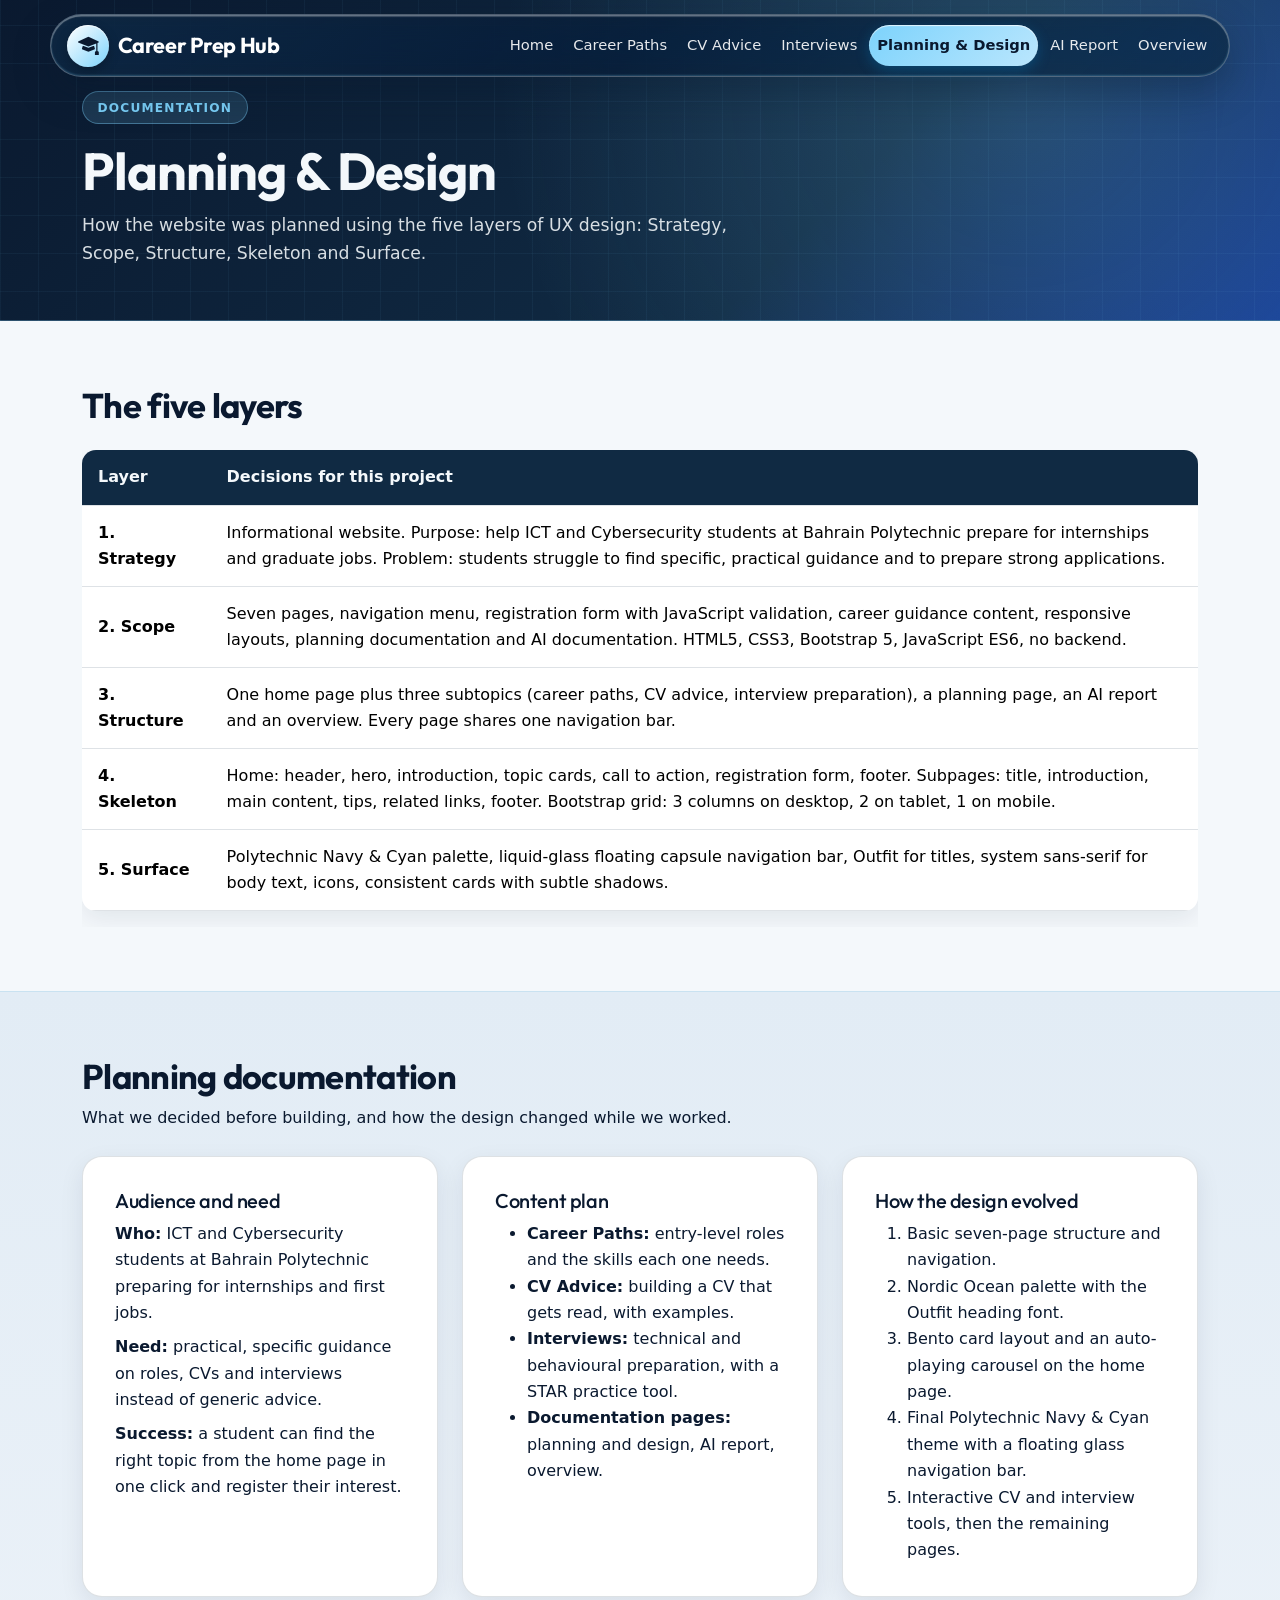
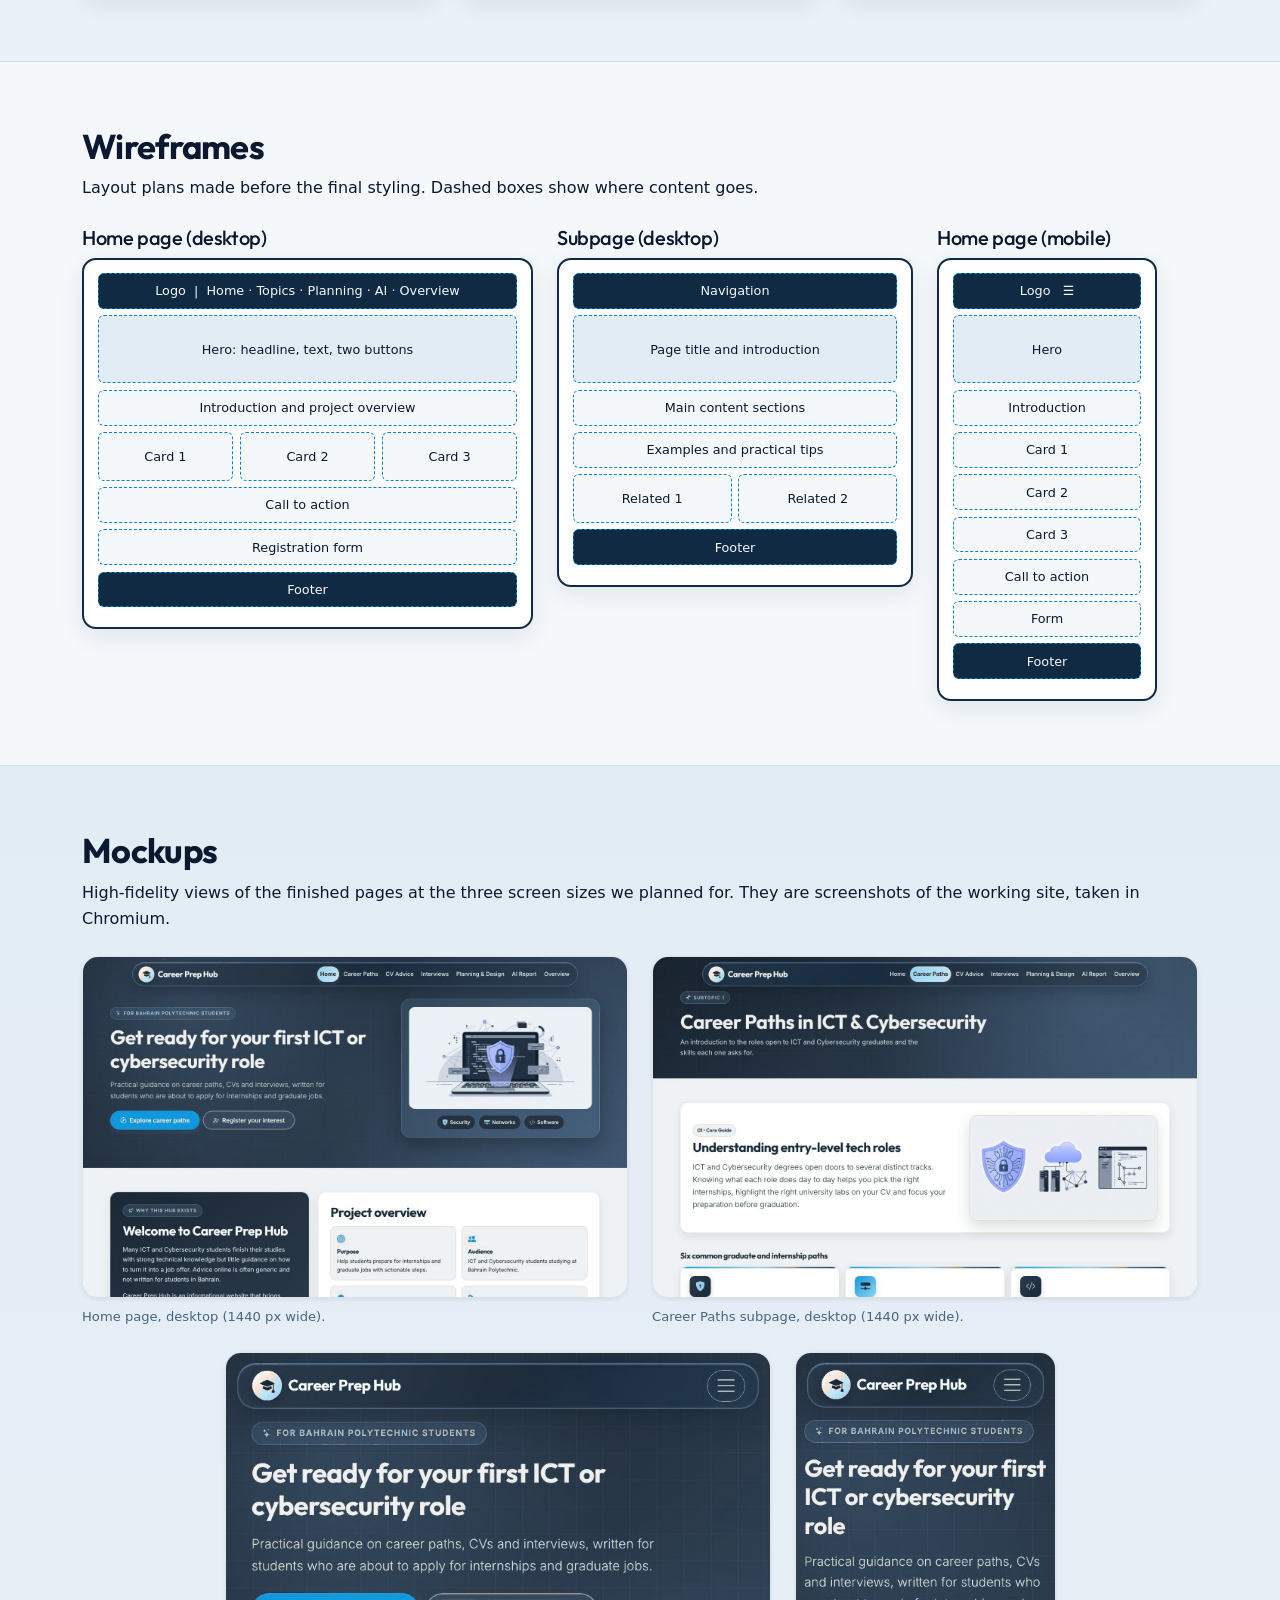
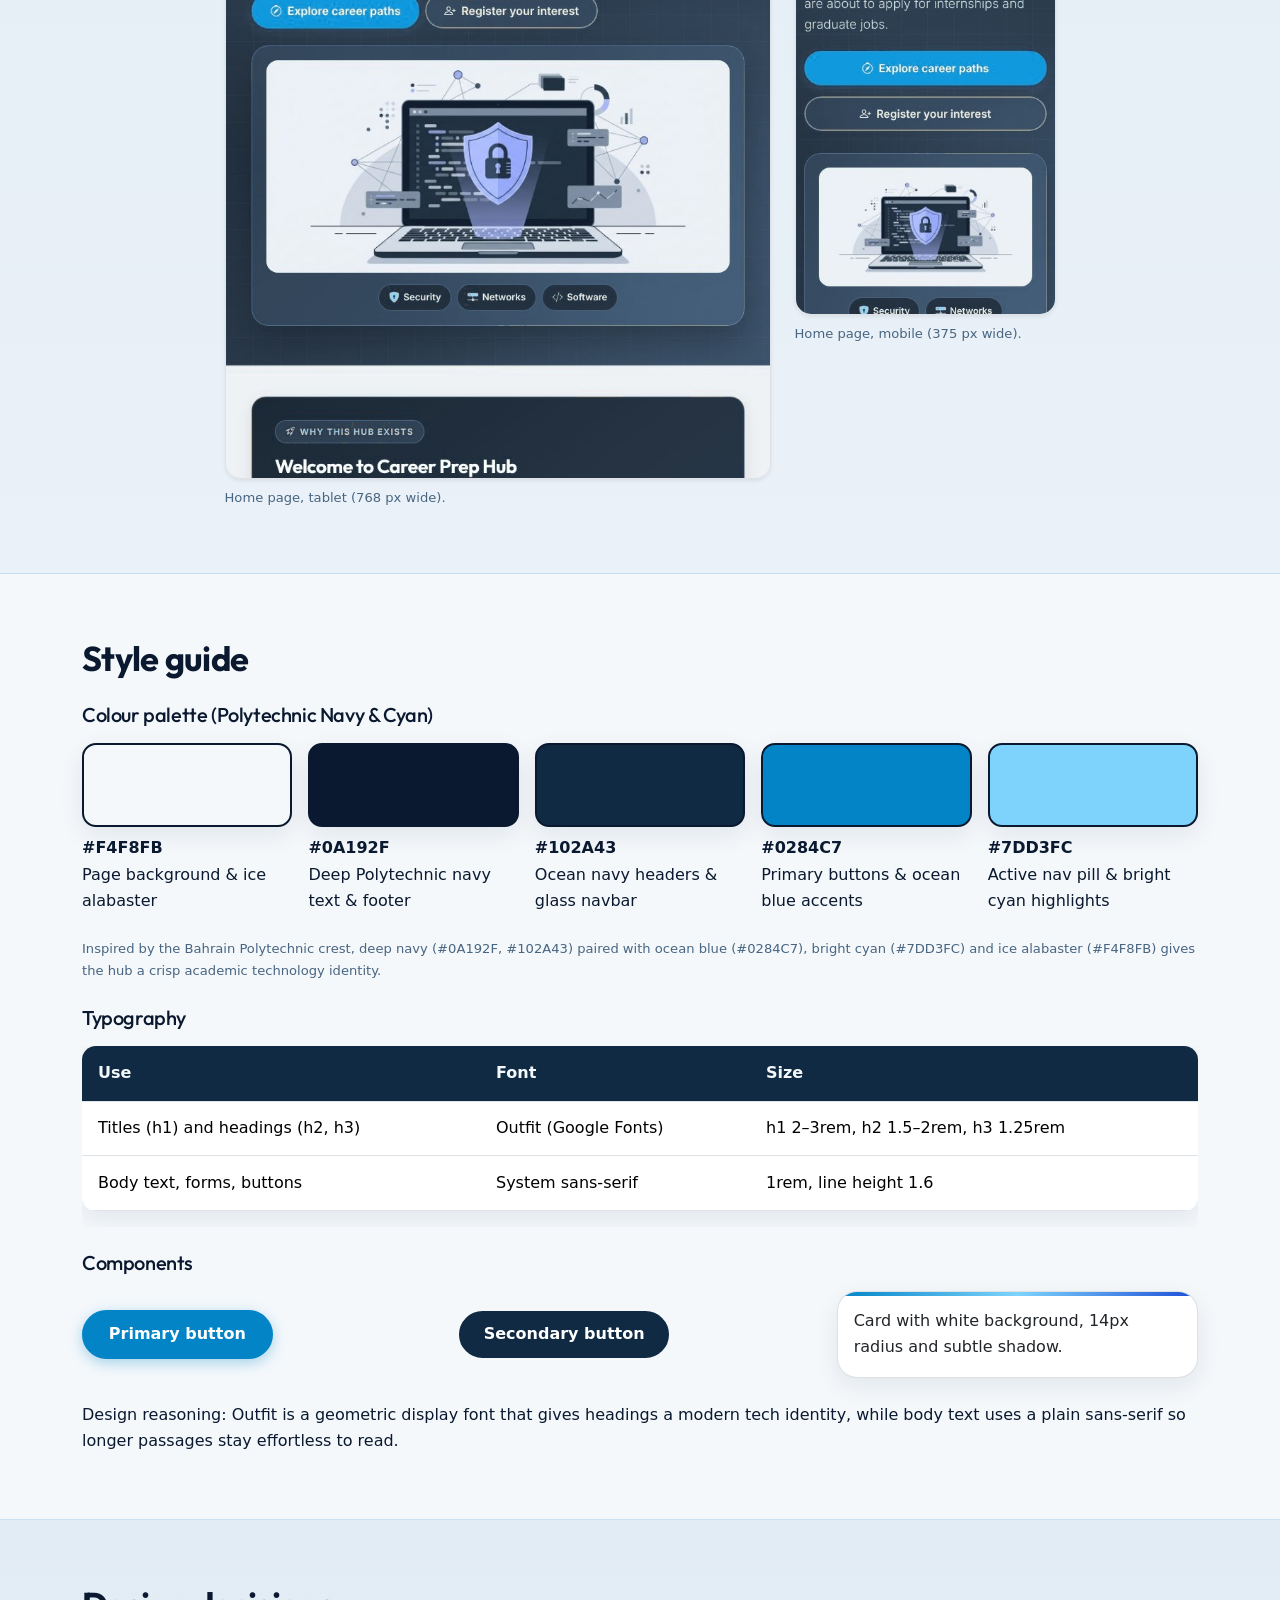
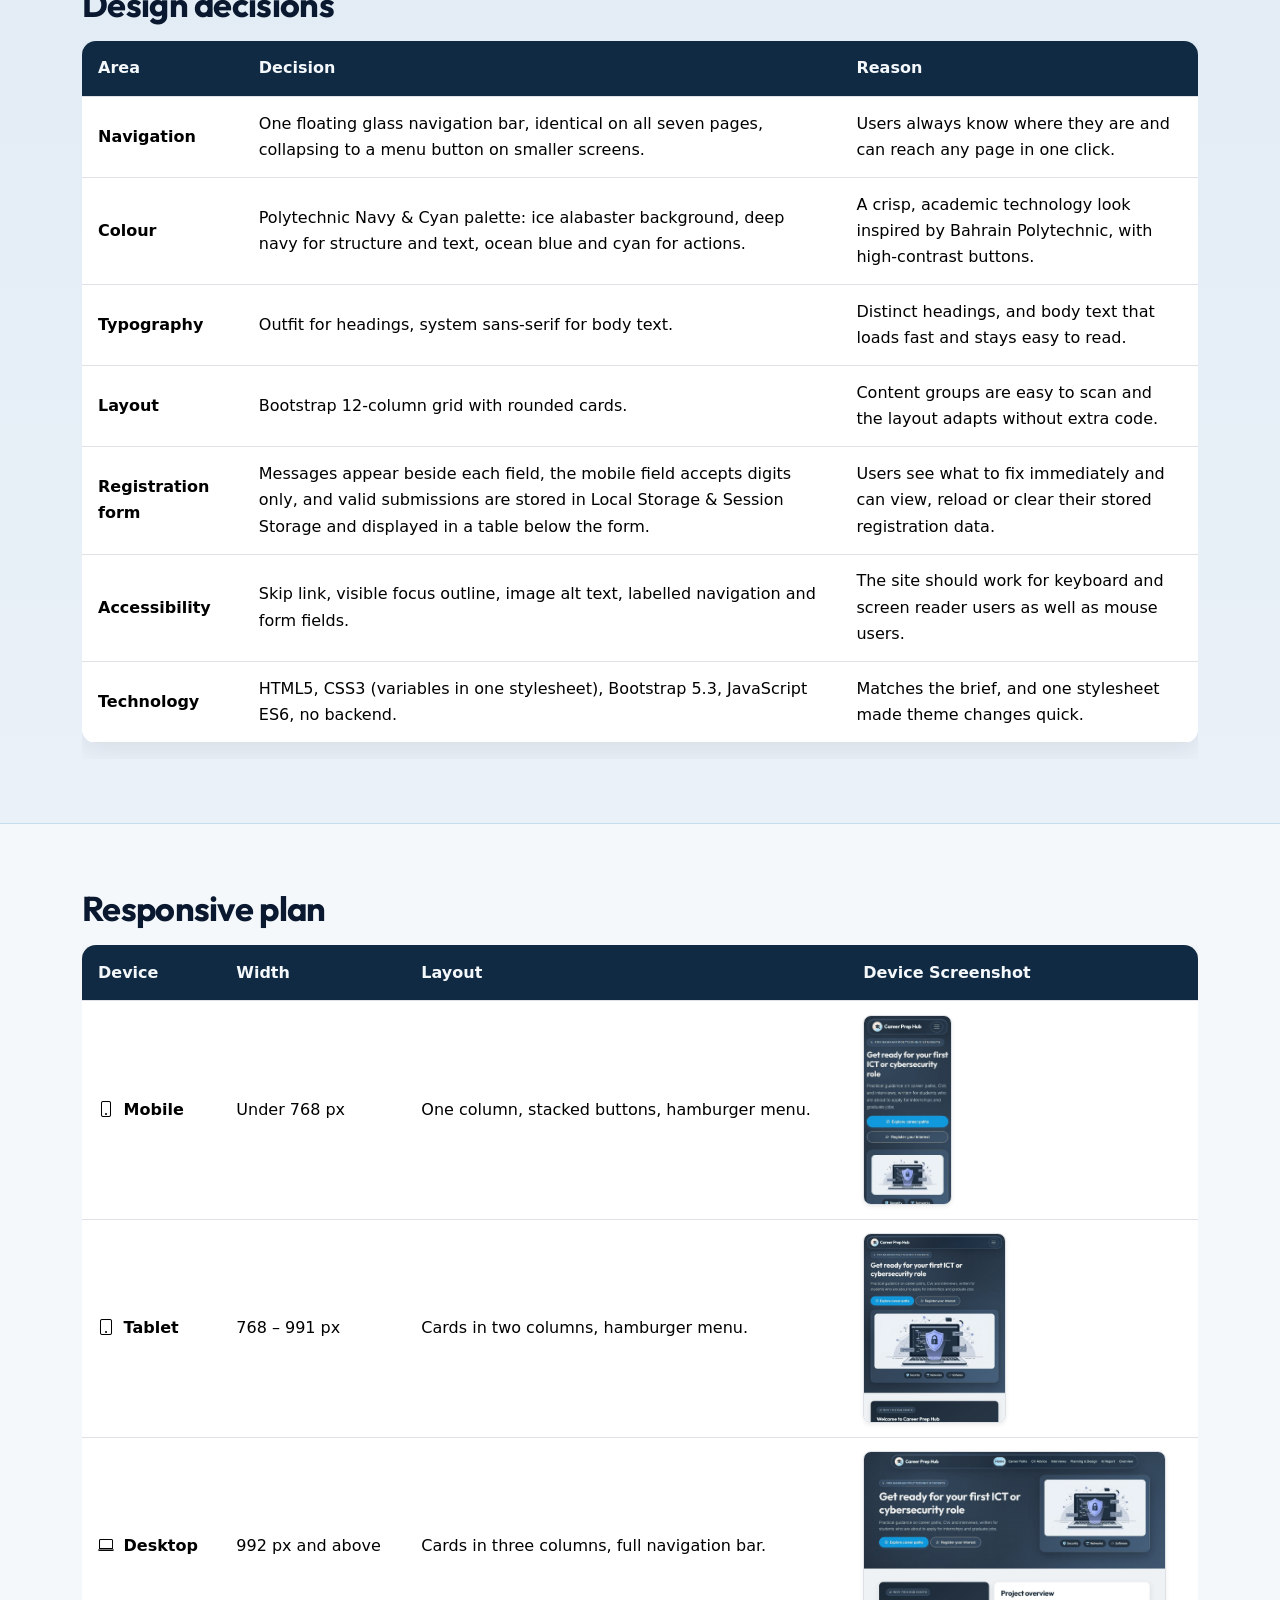
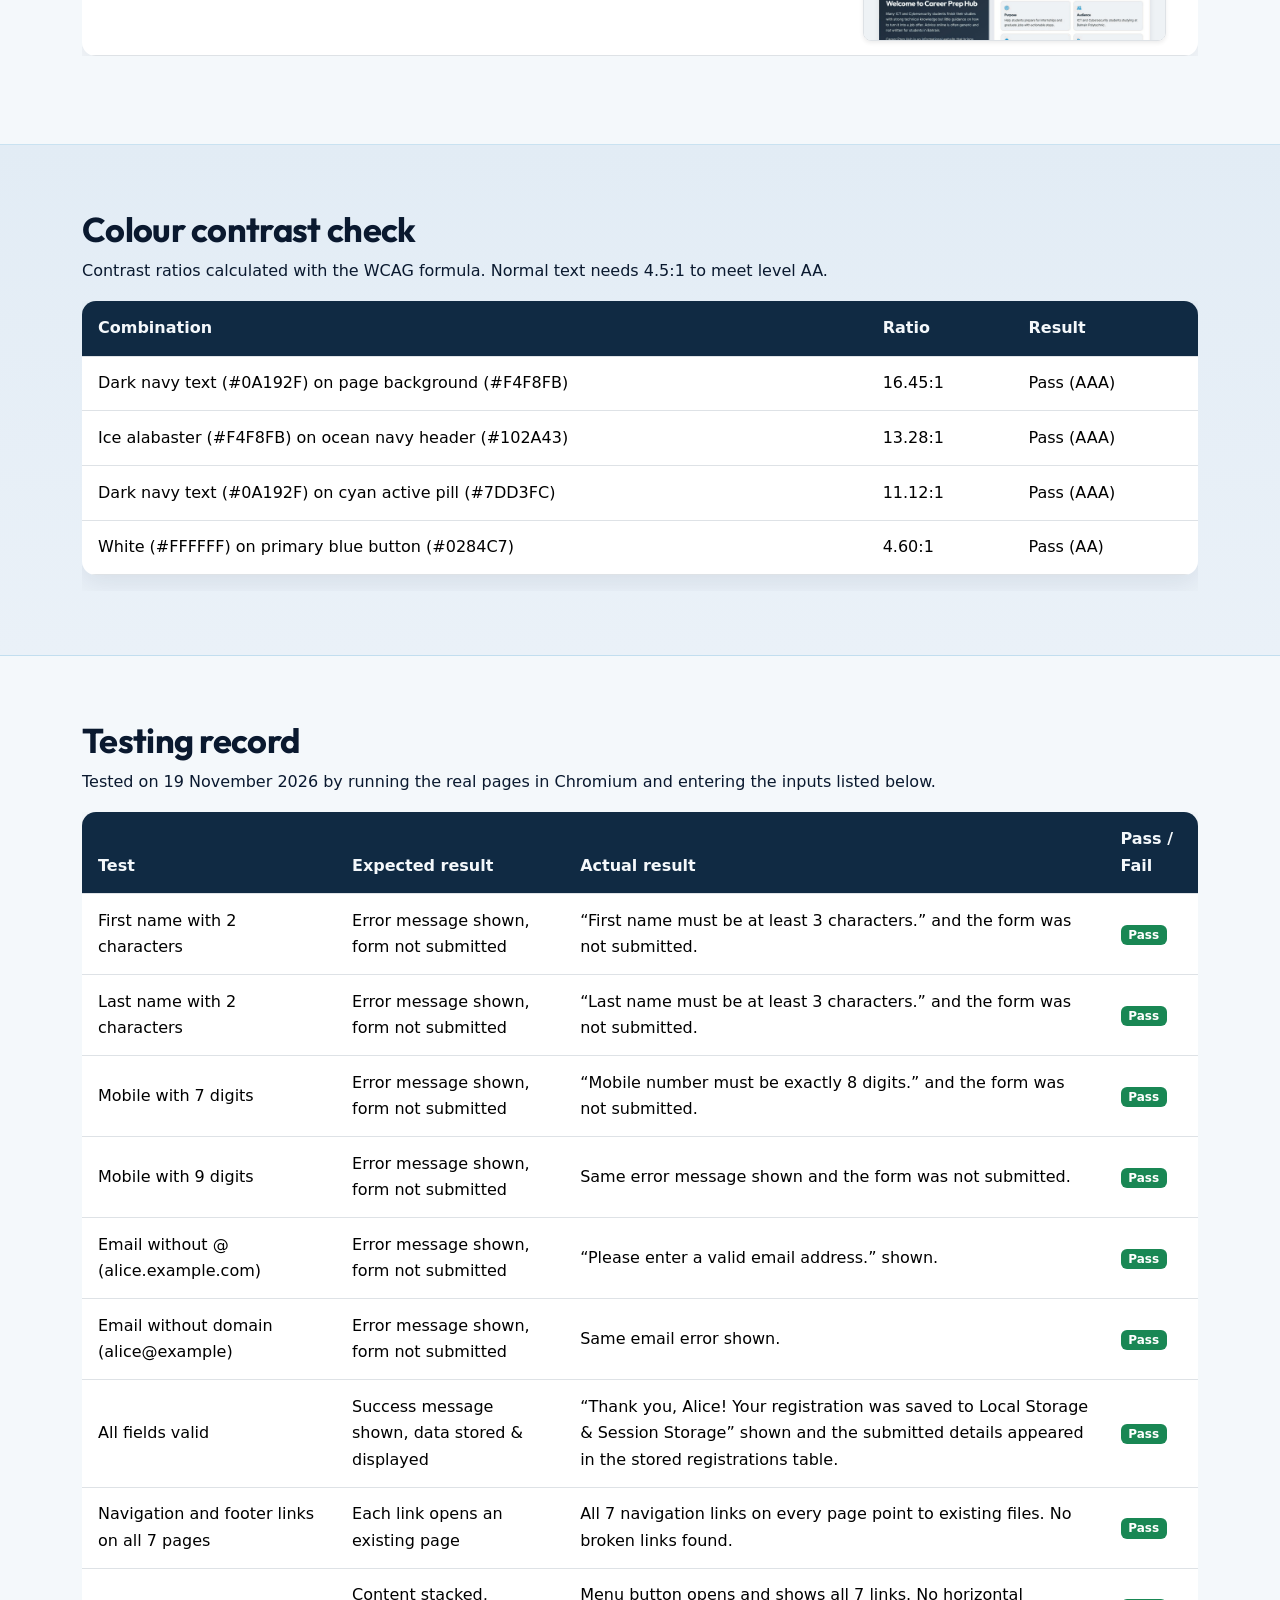
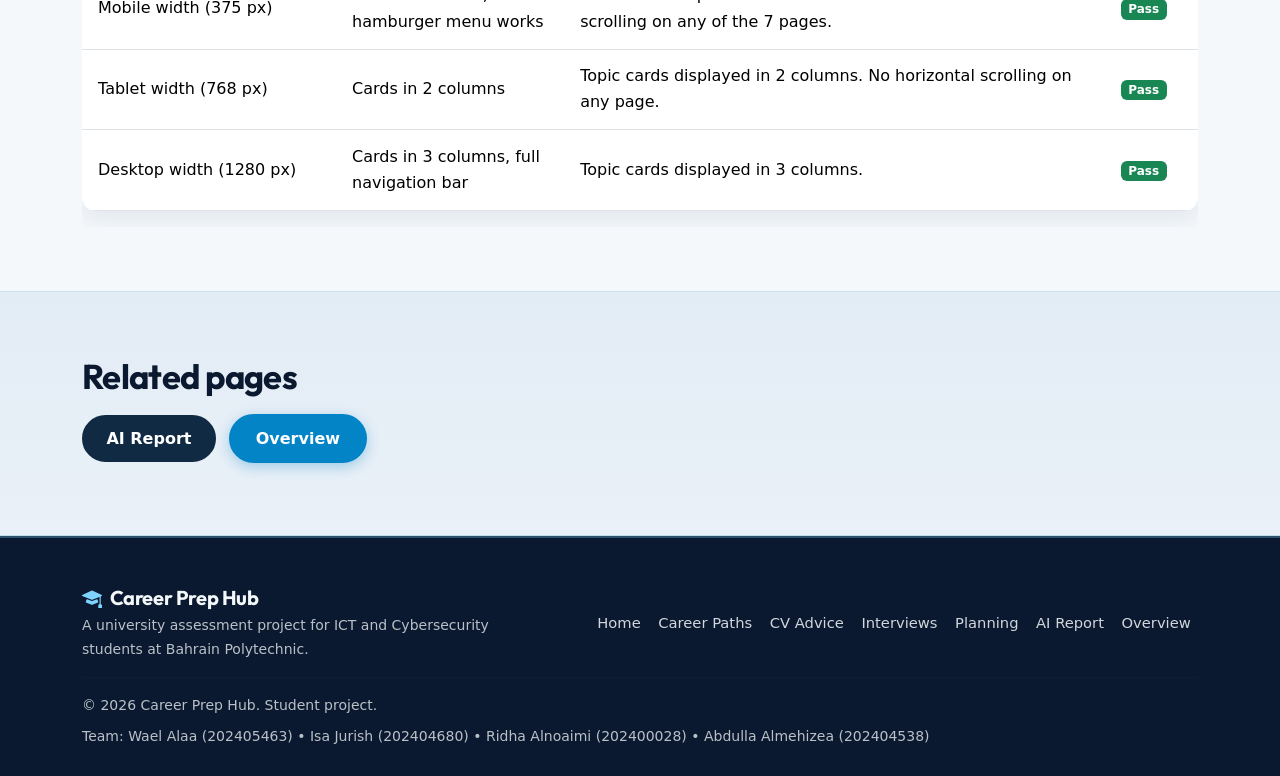
<file: planning-design.html>
﻿<!DOCTYPE html>
<html lang="en">
<head>
  <meta charset="UTF-8">
  <meta name="viewport" content="width=device-width, initial-scale=1">
  <title>Planning &amp; Design | Career Prep Hub</title>
  <meta name="description" content="Five-layer planning, wireframes, mockups and style guide for Career Prep Hub.">
  <link rel="preconnect" href="https://fonts.googleapis.com">
  <link rel="preconnect" href="https://fonts.gstatic.com" crossorigin>
  <link href="https://fonts.googleapis.com/css2?family=Outfit:wght@600;700&display=swap" rel="stylesheet">
  <link href="https://cdn.jsdelivr.net/npm/bootstrap@5.3.3/dist/css/bootstrap.min.css" rel="stylesheet">
  <link href="https://cdn.jsdelivr.net/npm/bootstrap-icons@1.11.3/font/bootstrap-icons.min.css" rel="stylesheet">
  <link rel="icon" type="image/svg+xml" href="images/favicon.svg">
  <link href="css/style.css" rel="stylesheet">
</head>
<body>
  <a class="skip-link" href="#main">Skip to main content</a>

  <header>
    <nav class="navbar navbar-expand-lg site-nav" aria-label="Main navigation">
      <div class="container">
        <a class="navbar-brand" href="home.html"><i class="bi bi-mortarboard-fill me-2"></i>Career Prep Hub</a>
        <button class="navbar-toggler" type="button" data-bs-toggle="collapse" data-bs-target="#mainNav" aria-controls="mainNav" aria-expanded="false" aria-label="Toggle navigation">
          <span class="navbar-toggler-icon"></span>
        </button>
        <div class="collapse navbar-collapse" id="mainNav">
          <ul class="navbar-nav ms-auto">
            <li class="nav-item"><a class="nav-link" href="home.html">Home</a></li>
            <li class="nav-item"><a class="nav-link" href="subtopic1.html">Career Paths</a></li>
            <li class="nav-item"><a class="nav-link" href="subtopic2.html">CV Advice</a></li>
            <li class="nav-item"><a class="nav-link" href="subtopic3.html">Interviews</a></li>
            <li class="nav-item"><a class="nav-link active" aria-current="page" href="planning-design.html">Planning &amp; Design</a></li>
            <li class="nav-item"><a class="nav-link" href="reflection-ai-report.html">AI Report</a></li>
            <li class="nav-item"><a class="nav-link" href="overview.html">Overview</a></li>
          </ul>
        </div>
      </div>
    </nav>
  </header>

  <div class="page-header">
    <div class="container">
      <p class="eyebrow">Documentation</p>
      <h1>Planning &amp; Design</h1>
      <p>How the website was planned using the five layers of UX design: Strategy, Scope, Structure, Skeleton and Surface.</p>
    </div>
  </div>

  <main id="main">
    <!-- Five layers summary -->
    <section aria-labelledby="layers-title">
      <div class="container">
        <h2 id="layers-title" class="mb-4">The five layers</h2>
        <div class="table-responsive">
          <table class="table table-sand align-middle">
            <thead><tr><th scope="col">Layer</th><th scope="col">Decisions for this project</th></tr></thead>
            <tbody>
              <tr><th scope="row">1. Strategy</th><td>Informational website. Purpose: help ICT and Cybersecurity students at Bahrain Polytechnic prepare for internships and graduate jobs. Problem: students struggle to find specific, practical guidance and to prepare strong applications.</td></tr>
              <tr><th scope="row">2. Scope</th><td>Seven pages, navigation menu, registration form with JavaScript validation, career guidance content, responsive layouts, planning documentation and AI documentation. HTML5, CSS3, Bootstrap 5, JavaScript ES6, no backend.</td></tr>
              <tr><th scope="row">3. Structure</th><td>One home page plus three subtopics (career paths, CV advice, interview preparation), a planning page, an AI report and an overview. Every page shares one navigation bar.</td></tr>
              <tr><th scope="row">4. Skeleton</th><td>Home: header, hero, introduction, topic cards, call to action, registration form, footer. Subpages: title, introduction, main content, tips, related links, footer. Bootstrap grid: 3 columns on desktop, 2 on tablet, 1 on mobile.</td></tr>
              <tr><th scope="row">5. Surface</th><td>Polytechnic Navy &amp; Cyan palette, liquid-glass floating capsule navigation bar, Outfit for titles, system sans-serif for body text, icons, consistent cards with subtle shadows.</td></tr>
            </tbody>
          </table>
        </div>
      </div>
    </section>


    <!-- Planning documentation -->
    <section class="section-alt" aria-labelledby="plan-title">
      <div class="container">
        <h2 id="plan-title" class="mb-2">Planning documentation</h2>
        <p class="mb-4">What we decided before building, and how the design changed while we worked.</p>
        <div class="row g-4">
          <div class="col-lg-4">
            <div class="bento-panel h-100">
              <h3 class="h5">Audience and need</h3>
              <p class="mb-2"><strong>Who:</strong> ICT and Cybersecurity students at Bahrain Polytechnic preparing for internships and first jobs.</p>
              <p class="mb-2"><strong>Need:</strong> practical, specific guidance on roles, CVs and interviews instead of generic advice.</p>
              <p class="mb-0"><strong>Success:</strong> a student can find the right topic from the home page in one click and register their interest.</p>
            </div>
          </div>
          <div class="col-lg-4">
            <div class="bento-panel h-100">
              <h3 class="h5">Content plan</h3>
              <ul class="mb-0">
                <li><strong>Career Paths:</strong> entry-level roles and the skills each one needs.</li>
                <li><strong>CV Advice:</strong> building a CV that gets read, with examples.</li>
                <li><strong>Interviews:</strong> technical and behavioural preparation, with a STAR practice tool.</li>
                <li><strong>Documentation pages:</strong> planning and design, AI report, overview.</li>
              </ul>
            </div>
          </div>
          <div class="col-lg-4">
            <div class="bento-panel h-100">
              <h3 class="h5">How the design evolved</h3>
              <ol class="mb-0">
                <li>Basic seven-page structure and navigation.</li>
                <li>Nordic Ocean palette with the Outfit heading font.</li>
                <li>Bento card layout and an auto-playing carousel on the home page.</li>
                <li>Final Polytechnic Navy &amp; Cyan theme with a floating glass navigation bar.</li>
                <li>Interactive CV and interview tools, then the remaining pages.</li>
              </ol>
            </div>
          </div>
        </div>
      </div>
    </section>

    <!-- Wireframes -->
    <section aria-labelledby="wire-title">
      <div class="container">
        <h2 id="wire-title" class="mb-2">Wireframes</h2>
        <p class="mb-4">Layout plans made before the final styling. Dashed boxes show where content goes.</p>
        <div class="row g-4">
          <div class="col-lg-5">
            <h3 class="h5 mb-2">Home page (desktop)</h3>
            <div class="wire" role="img" aria-label="Desktop wireframe of the home page: navigation, hero, introduction, three topic cards, call to action, registration form, footer">
              <div class="nav-w">Logo &nbsp;|&nbsp; Home &middot; Topics &middot; Planning &middot; AI &middot; Overview</div>
              <div class="hero-w">Hero: headline, text, two buttons</div>
              <div>Introduction and project overview</div>
              <div class="row-w"><span>Card 1</span><span>Card 2</span><span>Card 3</span></div>
              <div>Call to action</div>
              <div>Registration form</div>
              <div class="nav-w">Footer</div>
            </div>
          </div>
          <div class="col-lg-4">
            <h3 class="h5 mb-2">Subpage (desktop)</h3>
            <div class="wire" role="img" aria-label="Desktop wireframe of a subpage: navigation, page title, main content, tips, related links, footer">
              <div class="nav-w">Navigation</div>
              <div class="hero-w">Page title and introduction</div>
              <div>Main content sections</div>
              <div>Examples and practical tips</div>
              <div class="row-w"><span>Related 1</span><span>Related 2</span></div>
              <div class="nav-w">Footer</div>
            </div>
          </div>
          <div class="col-lg-3">
            <h3 class="h5 mb-2">Home page (mobile)</h3>
            <div class="wire mobile" role="img" aria-label="Mobile wireframe of the home page with stacked sections">
              <div class="nav-w">Logo &nbsp; &#9776;</div>
              <div class="hero-w">Hero</div>
              <div>Introduction</div>
              <div>Card 1</div>
              <div>Card 2</div>
              <div>Card 3</div>
              <div>Call to action</div>
              <div>Form</div>
              <div class="nav-w">Footer</div>
            </div>
          </div>
        </div>
      </div>
    </section>

    <!-- Mockups -->
    <section class="section-alt" aria-labelledby="mock-title">
      <div class="container">
        <h2 id="mock-title" class="mb-2">Mockups</h2>
        <p class="mb-4">High-fidelity views of the finished pages at the three screen sizes we planned for. They are screenshots of the working site, taken in Chromium.</p>
        <div class="row g-4 mb-4">
          <div class="col-md-6">
            <figure class="mb-0">
              <img src="images/mockup-home-desktop.jpg" class="img-fluid rounded-4 border shadow-sm" alt="Desktop view of the home page: floating liquid-glass navigation bar, deep Polytechnic navy hero with the headline, an ocean-blue Explore career paths button and a laptop-and-shield illustration" loading="lazy">
              <figcaption class="field-hint mt-2">Home page, desktop (1440 px wide).</figcaption>
            </figure>
          </div>
          <div class="col-md-6">
            <figure class="mb-0">
              <img src="images/mockup-subpage-desktop.jpg" class="img-fluid rounded-4 border shadow-sm" alt="Desktop view of the Career Paths page with the same navigation bar and page header" loading="lazy">
              <figcaption class="field-hint mt-2">Career Paths subpage, desktop (1440 px wide).</figcaption>
            </figure>
          </div>
        </div>
        <div class="row g-4 justify-content-center">
          <div class="col-sm-8 col-md-6">
            <figure class="mb-0">
              <img src="images/mockup-home-tablet.jpg" class="img-fluid rounded-4 border shadow-sm" alt="Tablet view of the home page: the navigation collapses into a menu button and the content fills the narrower width" loading="lazy">
              <figcaption class="field-hint mt-2">Home page, tablet (768 px wide).</figcaption>
            </figure>
          </div>
          <div class="col-6 col-sm-4 col-md-3">
            <figure class="mb-0">
              <img src="images/mockup-home-mobile.jpg" class="img-fluid rounded-4 border shadow-sm" alt="Mobile view of the home page: stacked hero text, full-width buttons and a hamburger menu" loading="lazy">
              <figcaption class="field-hint mt-2">Home page, mobile (375 px wide).</figcaption>
            </figure>
          </div>
        </div>
      </div>
    </section>

    <!-- Style guide -->
    <section aria-labelledby="style-title">
      <div class="container">
        <h2 id="style-title" class="mb-4">Style guide</h2>

        <h3 class="h5 mb-3">Colour palette (Polytechnic Navy &amp; Cyan)</h3>
        <div class="row g-3 mb-4">
          <div class="col-6 col-md-4 col-lg"><div class="swatch" style="background:#F4F8FB"></div><p class="mb-0 mt-2"><strong>#F4F8FB</strong><br>Page background &amp; ice alabaster</p></div>
          <div class="col-6 col-md-4 col-lg"><div class="swatch" style="background:#0A192F"></div><p class="mb-0 mt-2"><strong>#0A192F</strong><br>Deep Polytechnic navy text &amp; footer</p></div>
          <div class="col-6 col-md-4 col-lg"><div class="swatch" style="background:#102A43"></div><p class="mb-0 mt-2"><strong>#102A43</strong><br>Ocean navy headers &amp; glass navbar</p></div>
          <div class="col-6 col-md-6 col-lg"><div class="swatch" style="background:#0284C7"></div><p class="mb-0 mt-2"><strong>#0284C7</strong><br>Primary buttons &amp; ocean blue accents</p></div>
          <div class="col-6 col-md-6 col-lg"><div class="swatch" style="background:#7DD3FC"></div><p class="mb-0 mt-2"><strong>#7DD3FC</strong><br>Active nav pill &amp; bright cyan highlights</p></div>
        </div>
        <p class="field-hint">Inspired by the Bahrain Polytechnic crest, deep navy (#0A192F, #102A43) paired with ocean blue (#0284C7), bright cyan (#7DD3FC) and ice alabaster (#F4F8FB) gives the hub a crisp academic technology identity.</p>

        <h3 class="h5 mb-3 mt-4">Typography</h3>
        <div class="table-responsive mb-4">
          <table class="table table-sand align-middle">
            <thead><tr><th scope="col">Use</th><th scope="col">Font</th><th scope="col">Size</th></tr></thead>
            <tbody>
              <tr><td>Titles (h1) and headings (h2, h3)</td><td>Outfit (Google Fonts)</td><td>h1 2&ndash;3rem, h2 1.5&ndash;2rem, h3 1.25rem</td></tr>
              <tr><td>Body text, forms, buttons</td><td>System sans-serif</td><td>1rem, line height 1.6</td></tr>
            </tbody>
          </table>
        </div>

        <h3 class="h5 mb-3">Components</h3>
        <div class="row g-3 align-items-center">
          <div class="col-md-4"><a href="#" class="btn btn-clay" onclick="return false">Primary button</a></div>
          <div class="col-md-4"><a href="#" class="btn btn-blue" onclick="return false">Secondary button</a></div>
          <div class="col-md-4"><div class="card info-card"><div class="card-body">Card with white background, 14px radius and subtle shadow.</div></div></div>
        </div>
        <p class="mt-4 mb-0">Design reasoning: Outfit is a geometric display font that gives headings a modern tech identity, while body text uses a plain sans-serif so longer passages stay effortless to read.</p>
      </div>
    </section>

    <!-- Design decisions -->
    <section class="section-alt" aria-labelledby="dec-title">
      <div class="container">
        <h2 id="dec-title" class="mb-3">Design decisions</h2>
        <div class="table-responsive">
          <table class="table table-sand align-middle">
            <thead><tr><th scope="col">Area</th><th scope="col">Decision</th><th scope="col">Reason</th></tr></thead>
            <tbody>
              <tr><th scope="row">Navigation</th><td>One floating glass navigation bar, identical on all seven pages, collapsing to a menu button on smaller screens.</td><td>Users always know where they are and can reach any page in one click.</td></tr>
              <tr><th scope="row">Colour</th><td>Polytechnic Navy &amp; Cyan palette: ice alabaster background, deep navy for structure and text, ocean blue and cyan for actions.</td><td>A crisp, academic technology look inspired by Bahrain Polytechnic, with high-contrast buttons.</td></tr>
              <tr><th scope="row">Typography</th><td>Outfit for headings, system sans-serif for body text.</td><td>Distinct headings, and body text that loads fast and stays easy to read.</td></tr>
              <tr><th scope="row">Layout</th><td>Bootstrap 12-column grid with rounded cards.</td><td>Content groups are easy to scan and the layout adapts without extra code.</td></tr>
              <tr><th scope="row">Registration form</th><td>Messages appear beside each field, the mobile field accepts digits only, and valid submissions are stored in Local Storage &amp; Session Storage and displayed in a table below the form.</td><td>Users see what to fix immediately and can view, reload or clear their stored registration data.</td></tr>
              <tr><th scope="row">Accessibility</th><td>Skip link, visible focus outline, image alt text, labelled navigation and form fields.</td><td>The site should work for keyboard and screen reader users as well as mouse users.</td></tr>
              <tr><th scope="row">Technology</th><td>HTML5, CSS3 (variables in one stylesheet), Bootstrap 5.3, JavaScript ES6, no backend.</td><td>Matches the brief, and one stylesheet made theme changes quick.</td></tr>
            </tbody>
          </table>
        </div>
      </div>
    </section>

    <!-- Responsive plan -->
    <section aria-labelledby="resp-title">
      <div class="container">
        <h2 id="resp-title" class="mb-3">Responsive plan</h2>
        <div class="table-responsive mb-4">
          <table class="table table-sand align-middle mb-0">
            <thead><tr><th scope="col">Device</th><th scope="col">Width</th><th scope="col">Layout</th><th scope="col">Device Screenshot</th></tr></thead>
            <tbody>
              <tr>
                <th scope="row"><i class="bi bi-phone me-1"></i> Mobile</th>
                <td>Under 768 px</td>
                <td>One column, stacked buttons, hamburger menu.</td>
                <td>
                  <img src="images/mockup-home-mobile.jpg" class="img-fluid rounded-3 border shadow-sm" style="max-height:190px" alt="Mobile screenshot of the home page at 375 px width showing single-column layout and hamburger menu" loading="lazy">
                </td>
              </tr>
              <tr>
                <th scope="row"><i class="bi bi-tablet me-1"></i> Tablet</th>
                <td>768 &ndash; 991 px</td>
                <td>Cards in two columns, hamburger menu.</td>
                <td>
                  <img src="images/mockup-home-tablet.jpg" class="img-fluid rounded-3 border shadow-sm" style="max-height:190px" alt="Tablet screenshot of the home page at 768 px width showing two-column layout and collapsed menu button" loading="lazy">
                </td>
              </tr>
              <tr>
                <th scope="row"><i class="bi bi-laptop me-1"></i> Desktop</th>
                <td>992 px and above</td>
                <td>Cards in three columns, full navigation bar.</td>
                <td>
                  <img src="images/mockup-home-desktop.jpg" class="img-fluid rounded-3 border shadow-sm" style="max-height:190px" alt="Desktop screenshot of the home page at 1440 px width showing full capsule navbar and three-column layout" loading="lazy">
                </td>
              </tr>
            </tbody>
          </table>
        </div>
      </div>
    </section>

    <!-- Colour contrast -->
    <section class="section-alt" aria-labelledby="contrast-title">
      <div class="container">
        <h2 id="contrast-title" class="mb-2">Colour contrast check</h2>
        <p class="mb-3">Contrast ratios calculated with the WCAG formula. Normal text needs 4.5:1 to meet level AA.</p>
        <div class="table-responsive">
          <table class="table table-sand align-middle">
            <thead><tr><th scope="col">Combination</th><th scope="col">Ratio</th><th scope="col">Result</th></tr></thead>
            <tbody>
              <tr><td>Dark navy text (#0A192F) on page background (#F4F8FB)</td><td>16.45:1</td><td>Pass (AAA)</td></tr>
              <tr><td>Ice alabaster (#F4F8FB) on ocean navy header (#102A43)</td><td>13.28:1</td><td>Pass (AAA)</td></tr>
              <tr><td>Dark navy text (#0A192F) on cyan active pill (#7DD3FC)</td><td>11.12:1</td><td>Pass (AAA)</td></tr>
              <tr><td>White (#FFFFFF) on primary blue button (#0284C7)</td><td>4.60:1</td><td>Pass (AA)</td></tr>
            </tbody>
          </table>
        </div>
      </div>
    </section>

    <!-- Testing -->
    <section aria-labelledby="test-title">
      <div class="container">
        <h2 id="test-title" class="mb-2">Testing record</h2>
        <p class="mb-3">Tested on 19 November 2026 by running the real pages in Chromium and entering the inputs listed below.</p>
        <div class="table-responsive">
          <table class="table table-sand align-middle">
            <thead><tr><th scope="col">Test</th><th scope="col">Expected result</th><th scope="col">Actual result</th><th scope="col">Pass / Fail</th></tr></thead>
            <tbody>
              <tr><td>First name with 2 characters</td><td>Error message shown, form not submitted</td><td>&ldquo;First name must be at least 3 characters.&rdquo; and the form was not submitted.</td><td><span class="badge text-bg-success">Pass</span></td></tr>
              <tr><td>Last name with 2 characters</td><td>Error message shown, form not submitted</td><td>&ldquo;Last name must be at least 3 characters.&rdquo; and the form was not submitted.</td><td><span class="badge text-bg-success">Pass</span></td></tr>
              <tr><td>Mobile with 7 digits</td><td>Error message shown, form not submitted</td><td>&ldquo;Mobile number must be exactly 8 digits.&rdquo; and the form was not submitted.</td><td><span class="badge text-bg-success">Pass</span></td></tr>
              <tr><td>Mobile with 9 digits</td><td>Error message shown, form not submitted</td><td>Same error message shown and the form was not submitted.</td><td><span class="badge text-bg-success">Pass</span></td></tr>
              <tr><td>Email without @ (alice.example.com)</td><td>Error message shown, form not submitted</td><td>&ldquo;Please enter a valid email address.&rdquo; shown.</td><td><span class="badge text-bg-success">Pass</span></td></tr>
              <tr><td>Email without domain (alice@example)</td><td>Error message shown, form not submitted</td><td>Same email error shown.</td><td><span class="badge text-bg-success">Pass</span></td></tr>
              <tr><td>All fields valid</td><td>Success message shown, data stored &amp; displayed</td><td>&ldquo;Thank you, Alice! Your registration was saved to Local Storage &amp; Session Storage&rdquo; shown and the submitted details appeared in the stored registrations table.</td><td><span class="badge text-bg-success">Pass</span></td></tr>
              <tr><td>Navigation and footer links on all 7 pages</td><td>Each link opens an existing page</td><td>All 7 navigation links on every page point to existing files. No broken links found.</td><td><span class="badge text-bg-success">Pass</span></td></tr>
              <tr><td>Mobile width (375 px)</td><td>Content stacked, hamburger menu works</td><td>Menu button opens and shows all 7 links. No horizontal scrolling on any of the 7 pages.</td><td><span class="badge text-bg-success">Pass</span></td></tr>
              <tr><td>Tablet width (768 px)</td><td>Cards in 2 columns</td><td>Topic cards displayed in 2 columns. No horizontal scrolling on any page.</td><td><span class="badge text-bg-success">Pass</span></td></tr>
              <tr><td>Desktop width (1280 px)</td><td>Cards in 3 columns, full navigation bar</td><td>Topic cards displayed in 3 columns.</td><td><span class="badge text-bg-success">Pass</span></td></tr>
            </tbody>
          </table>
        </div>
      </div>
    </section>

    <section class="section-alt" aria-labelledby="pd-related">
      <div class="container">
        <h2 id="pd-related" class="mb-3">Related pages</h2>
        <a href="reflection-ai-report.html" class="btn btn-blue me-2 mb-2">AI Report</a>
        <a href="overview.html" class="btn btn-clay mb-2">Overview</a>
      </div>
    </section>
  </main>
  <footer class="site-footer">
    <div class="container">
      <div class="row g-3 align-items-center">
        <div class="col-lg-5">
          <p class="display-font h5 mb-1"><i class="bi bi-mortarboard-fill me-2" style="color:var(--peach)"></i>Career Prep Hub</p>
          <p class="mb-0 small opacity-75">A university assessment project for ICT and Cybersecurity students at Bahrain Polytechnic.</p>
        </div>
        <div class="col-lg-7 text-lg-end">
          <ul class="list-inline mb-0">
            <li class="list-inline-item"><a href="home.html">Home</a></li>
            <li class="list-inline-item"><a href="subtopic1.html">Career Paths</a></li>
            <li class="list-inline-item"><a href="subtopic2.html">CV Advice</a></li>
            <li class="list-inline-item"><a href="subtopic3.html">Interviews</a></li>
            <li class="list-inline-item"><a href="planning-design.html">Planning</a></li>
            <li class="list-inline-item"><a href="reflection-ai-report.html">AI Report</a></li>
            <li class="list-inline-item"><a href="overview.html">Overview</a></li>
          </ul>
        </div>
      </div>
      <hr class="border-secondary border-opacity-25 my-3">
      <div class="d-flex flex-wrap justify-content-between align-items-center gap-2 small opacity-75">
        <p class="mb-0">&copy; <span class="js-year">2026</span> Career Prep Hub. Student project.</p>
        <p class="mb-0">Team: Wael Alaa (202405463) &bull; Isa Jurish (202404680) &bull; Ridha Alnoaimi (202400028) &bull; Abdulla Almehizea (202404538)</p>
      </div>
    </div>
  </footer>

  <script src="https://cdn.jsdelivr.net/npm/bootstrap@5.3.3/dist/js/bootstrap.bundle.min.js"></script>
  <script src="js/main.js"></script>
</body>
</html>
</file>
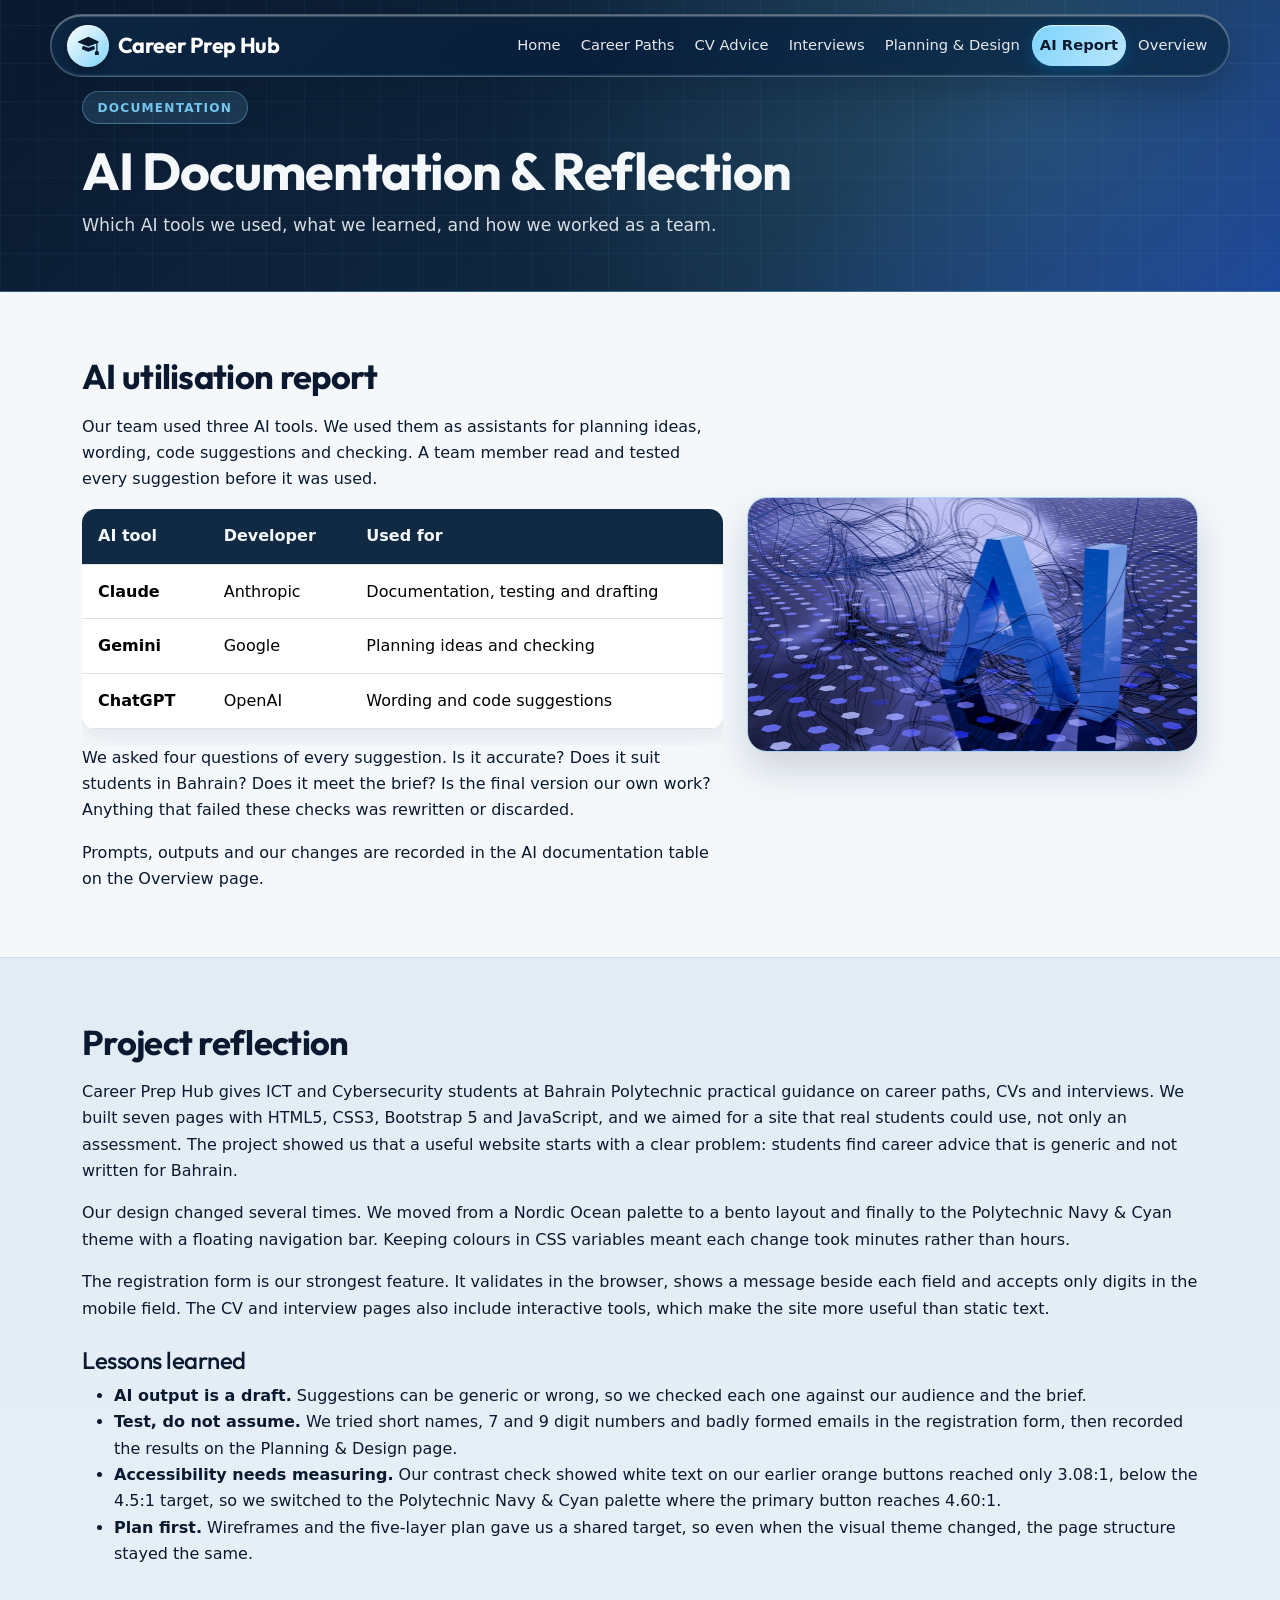
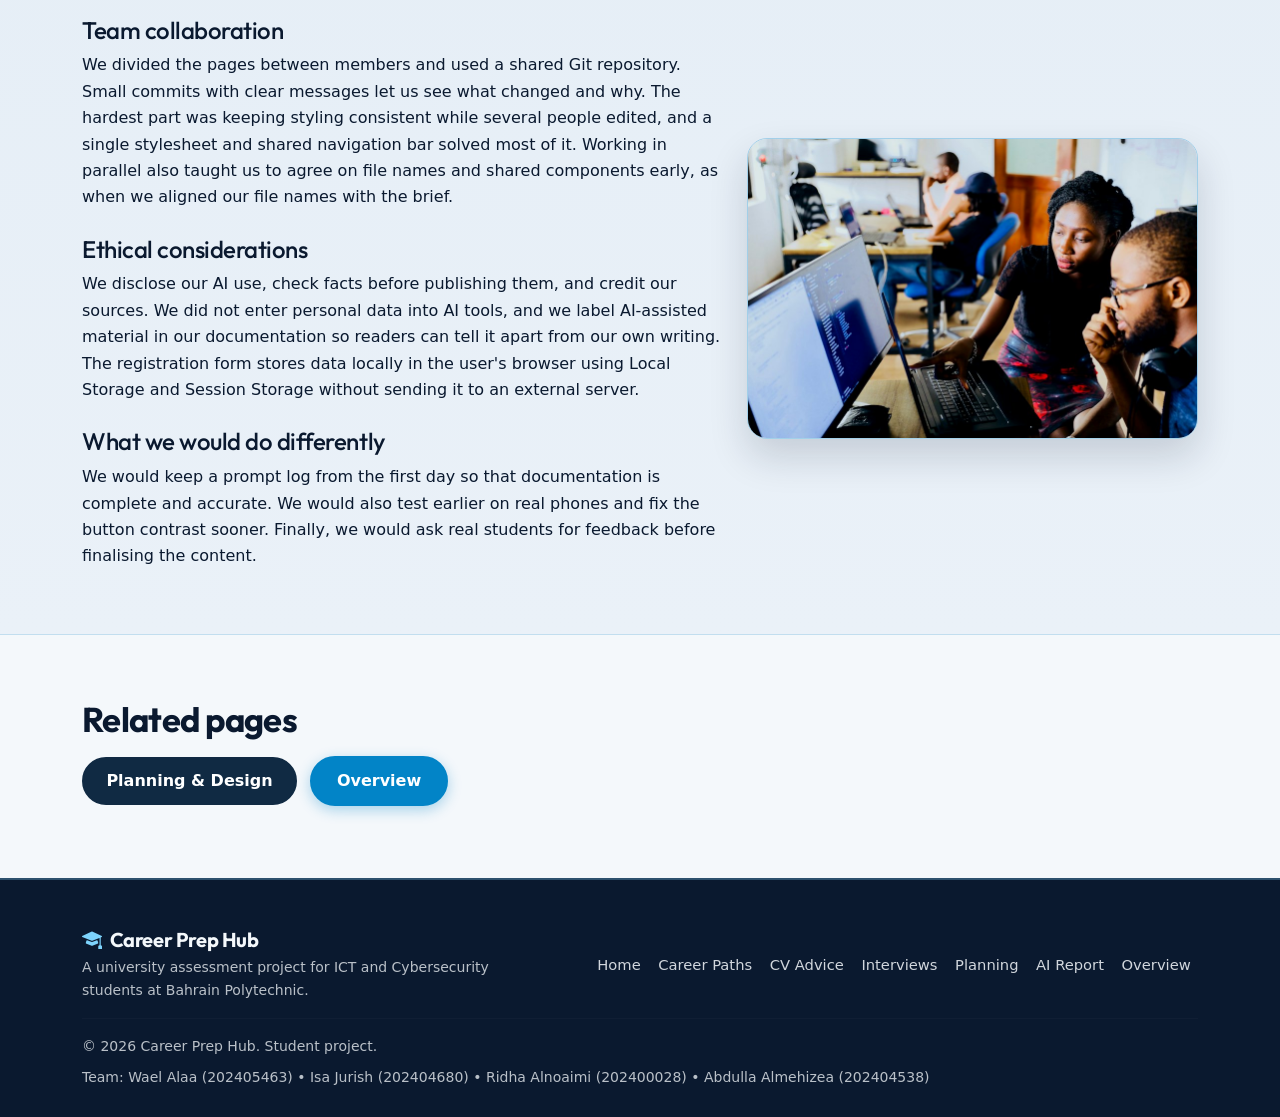
<file: reflection-ai-report.html>
﻿<!DOCTYPE html>
<html lang="en">
<head>
  <meta charset="UTF-8">
  <meta name="viewport" content="width=device-width, initial-scale=1">
  <title>AI Report | Career Prep Hub</title>
  <meta name="description" content="AI documentation and reflection for the Career Prep Hub project.">
  <link rel="preconnect" href="https://fonts.googleapis.com">
  <link rel="preconnect" href="https://fonts.gstatic.com" crossorigin>
  <link href="https://fonts.googleapis.com/css2?family=Outfit:wght@600;700&display=swap" rel="stylesheet">
  <link href="https://cdn.jsdelivr.net/npm/bootstrap@5.3.3/dist/css/bootstrap.min.css" rel="stylesheet">
  <link href="https://cdn.jsdelivr.net/npm/bootstrap-icons@1.11.3/font/bootstrap-icons.min.css" rel="stylesheet">
  <link rel="icon" type="image/svg+xml" href="images/favicon.svg">
  <link href="css/style.css" rel="stylesheet">
</head>
<body>
  <a class="skip-link" href="#main">Skip to main content</a>

  <header>
    <nav class="navbar navbar-expand-lg site-nav" aria-label="Main navigation">
      <div class="container">
        <a class="navbar-brand" href="home.html"><i class="bi bi-mortarboard-fill me-2"></i>Career Prep Hub</a>
        <button class="navbar-toggler" type="button" data-bs-toggle="collapse" data-bs-target="#mainNav" aria-controls="mainNav" aria-expanded="false" aria-label="Toggle navigation">
          <span class="navbar-toggler-icon"></span>
        </button>
        <div class="collapse navbar-collapse" id="mainNav">
          <ul class="navbar-nav ms-auto">
            <li class="nav-item"><a class="nav-link" href="home.html">Home</a></li>
            <li class="nav-item"><a class="nav-link" href="subtopic1.html">Career Paths</a></li>
            <li class="nav-item"><a class="nav-link" href="subtopic2.html">CV Advice</a></li>
            <li class="nav-item"><a class="nav-link" href="subtopic3.html">Interviews</a></li>
            <li class="nav-item"><a class="nav-link" href="planning-design.html">Planning &amp; Design</a></li>
            <li class="nav-item"><a class="nav-link active" aria-current="page" href="reflection-ai-report.html">AI Report</a></li>
            <li class="nav-item"><a class="nav-link" href="overview.html">Overview</a></li>
          </ul>
        </div>
      </div>
    </nav>
  </header>

  <div class="page-header">
    <div class="container">
      <p class="eyebrow">Documentation</p>
      <h1>AI Documentation &amp; Reflection</h1>
      <p>Which AI tools we used, what we learned, and how we worked as a team.</p>
    </div>
  </div>

  <main id="main">
    <section aria-labelledby="ai-table-title">
      <div class="container">
        <div class="row g-4 align-items-center">
          <div class="col-lg-7">
            <h2 id="ai-table-title" class="mb-3">AI utilisation report</h2>
            <p>Our team used three AI tools. We used them as assistants for planning ideas, wording, code suggestions and checking. A team member read and tested every suggestion before it was used.</p>
            <div class="table-responsive">
              <table class="table table-sand align-middle">
                <thead>
                  <tr>
                    <th scope="col">AI tool</th>
                    <th scope="col">Developer</th>
                    <th scope="col">Used for</th>
                  </tr>
                </thead>
                <tbody>
                  <tr><th scope="row">Claude</th><td>Anthropic</td><td>Documentation, testing and drafting</td></tr>
                  <tr><th scope="row">Gemini</th><td>Google</td><td>Planning ideas and checking</td></tr>
                  <tr><th scope="row">ChatGPT</th><td>OpenAI</td><td>Wording and code suggestions</td></tr>
                </tbody>
              </table>
            </div>
            <p>We asked four questions of every suggestion. Is it accurate? Does it suit students in Bahrain? Does it meet the brief? Is the final version our own work? Anything that failed these checks was rewritten or discarded.</p>
            <p class="mb-0">Prompts, outputs and our changes are recorded in the AI documentation table on the Overview page.</p>
          </div>
          <div class="col-lg-5">
            <figure class="mb-0">
              <img src="images/ai-workflow.jpg" alt="Visual representation of AI-assisted software development and human review" class="img-fluid feature-img" loading="lazy">
            </figure>
          </div>
        </div>
      </div>
    </section>

    <section class="section-alt" aria-labelledby="refl-title">
      <div class="container">
        <h2 id="refl-title" class="mb-3">Project reflection</h2>
        <p>Career Prep Hub gives ICT and Cybersecurity students at Bahrain Polytechnic practical guidance on career paths, CVs and interviews. We built seven pages with HTML5, CSS3, Bootstrap 5 and JavaScript, and we aimed for a site that real students could use, not only an assessment. The project showed us that a useful website starts with a clear problem: students find career advice that is generic and not written for Bahrain.</p>
        <p>Our design changed several times. We moved from a Nordic Ocean palette to a bento layout and finally to the Polytechnic Navy &amp; Cyan theme with a floating navigation bar. Keeping colours in CSS variables meant each change took minutes rather than hours.</p>

        <p>The registration form is our strongest feature. It validates in the browser, shows a message beside each field and accepts only digits in the mobile field. The CV and interview pages also include interactive tools, which make the site more useful than static text.</p>

        <h3 class="h4 mt-4">Lessons learned</h3>
        <ul>
          <li><strong>AI output is a draft.</strong> Suggestions can be generic or wrong, so we checked each one against our audience and the brief.</li>
          <li><strong>Test, do not assume.</strong> We tried short names, 7 and 9 digit numbers and badly formed emails in the registration form, then recorded the results on the Planning &amp; Design page.</li>
          <li><strong>Accessibility needs measuring.</strong> Our contrast check showed white text on our earlier orange buttons reached only 3.08:1, below the 4.5:1 target, so we switched to the Polytechnic Navy &amp; Cyan palette where the primary button reaches 4.60:1.</li>
          <li><strong>Plan first.</strong> Wireframes and the five-layer plan gave us a shared target, so even when the visual theme changed, the page structure stayed the same.</li>
        </ul>

        <div class="row g-4 align-items-center mt-2">
          <div class="col-lg-7">
            <h3 class="h4 mt-2">Team collaboration</h3>
            <p>We divided the pages between members and used a shared Git repository. Small commits with clear messages let us see what changed and why. The hardest part was keeping styling consistent while several people edited, and a single stylesheet and shared navigation bar solved most of it. Working in parallel also taught us to agree on file names and shared components early, as when we aligned our file names with the brief.</p>

            <h3 class="h4 mt-4">Ethical considerations</h3>
            <p>We disclose our AI use, check facts before publishing them, and credit our sources. We did not enter personal data into AI tools, and we label AI-assisted material in our documentation so readers can tell it apart from our own writing. The registration form stores data locally in the user's browser using Local Storage and Session Storage without sending it to an external server.</p>

            <h3 class="h4 mt-4">What we would do differently</h3>
            <p class="mb-0">We would keep a prompt log from the first day so that documentation is complete and accurate. We would also test earlier on real phones and fix the button contrast sooner. Finally, we would ask real students for feedback before finalising the content.</p>
          </div>
          <div class="col-lg-5">
            <figure class="mb-0">
              <img src="images/team-collab.jpg" alt="Students collaborating around laptops during a group web development project" class="img-fluid feature-img" loading="lazy">
            </figure>
          </div>
        </div>
      </div>
    </section>

    <section aria-labelledby="ai-related">
      <div class="container">
        <h2 id="ai-related" class="mb-3">Related pages</h2>
        <a href="planning-design.html" class="btn btn-blue me-2 mb-2">Planning &amp; Design</a>
        <a href="overview.html" class="btn btn-clay mb-2">Overview</a>
      </div>
    </section>
  </main>
  <footer class="site-footer">
    <div class="container">
      <div class="row g-3 align-items-center">
        <div class="col-lg-5">
          <p class="display-font h5 mb-1"><i class="bi bi-mortarboard-fill me-2" style="color:var(--peach)"></i>Career Prep Hub</p>
          <p class="mb-0 small opacity-75">A university assessment project for ICT and Cybersecurity students at Bahrain Polytechnic.</p>
        </div>
        <div class="col-lg-7 text-lg-end">
          <ul class="list-inline mb-0">
            <li class="list-inline-item"><a href="home.html">Home</a></li>
            <li class="list-inline-item"><a href="subtopic1.html">Career Paths</a></li>
            <li class="list-inline-item"><a href="subtopic2.html">CV Advice</a></li>
            <li class="list-inline-item"><a href="subtopic3.html">Interviews</a></li>
            <li class="list-inline-item"><a href="planning-design.html">Planning</a></li>
            <li class="list-inline-item"><a href="reflection-ai-report.html">AI Report</a></li>
            <li class="list-inline-item"><a href="overview.html">Overview</a></li>
          </ul>
        </div>
      </div>
      <hr class="border-secondary border-opacity-25 my-3">
      <div class="d-flex flex-wrap justify-content-between align-items-center gap-2 small opacity-75">
        <p class="mb-0">&copy; <span class="js-year">2026</span> Career Prep Hub. Student project.</p>
        <p class="mb-0">Team: Wael Alaa (202405463) &bull; Isa Jurish (202404680) &bull; Ridha Alnoaimi (202400028) &bull; Abdulla Almehizea (202404538)</p>
      </div>
    </div>
  </footer>

  <script src="https://cdn.jsdelivr.net/npm/bootstrap@5.3.3/dist/js/bootstrap.bundle.min.js"></script>
  <script src="js/main.js"></script>
</body>
</html>
</file>
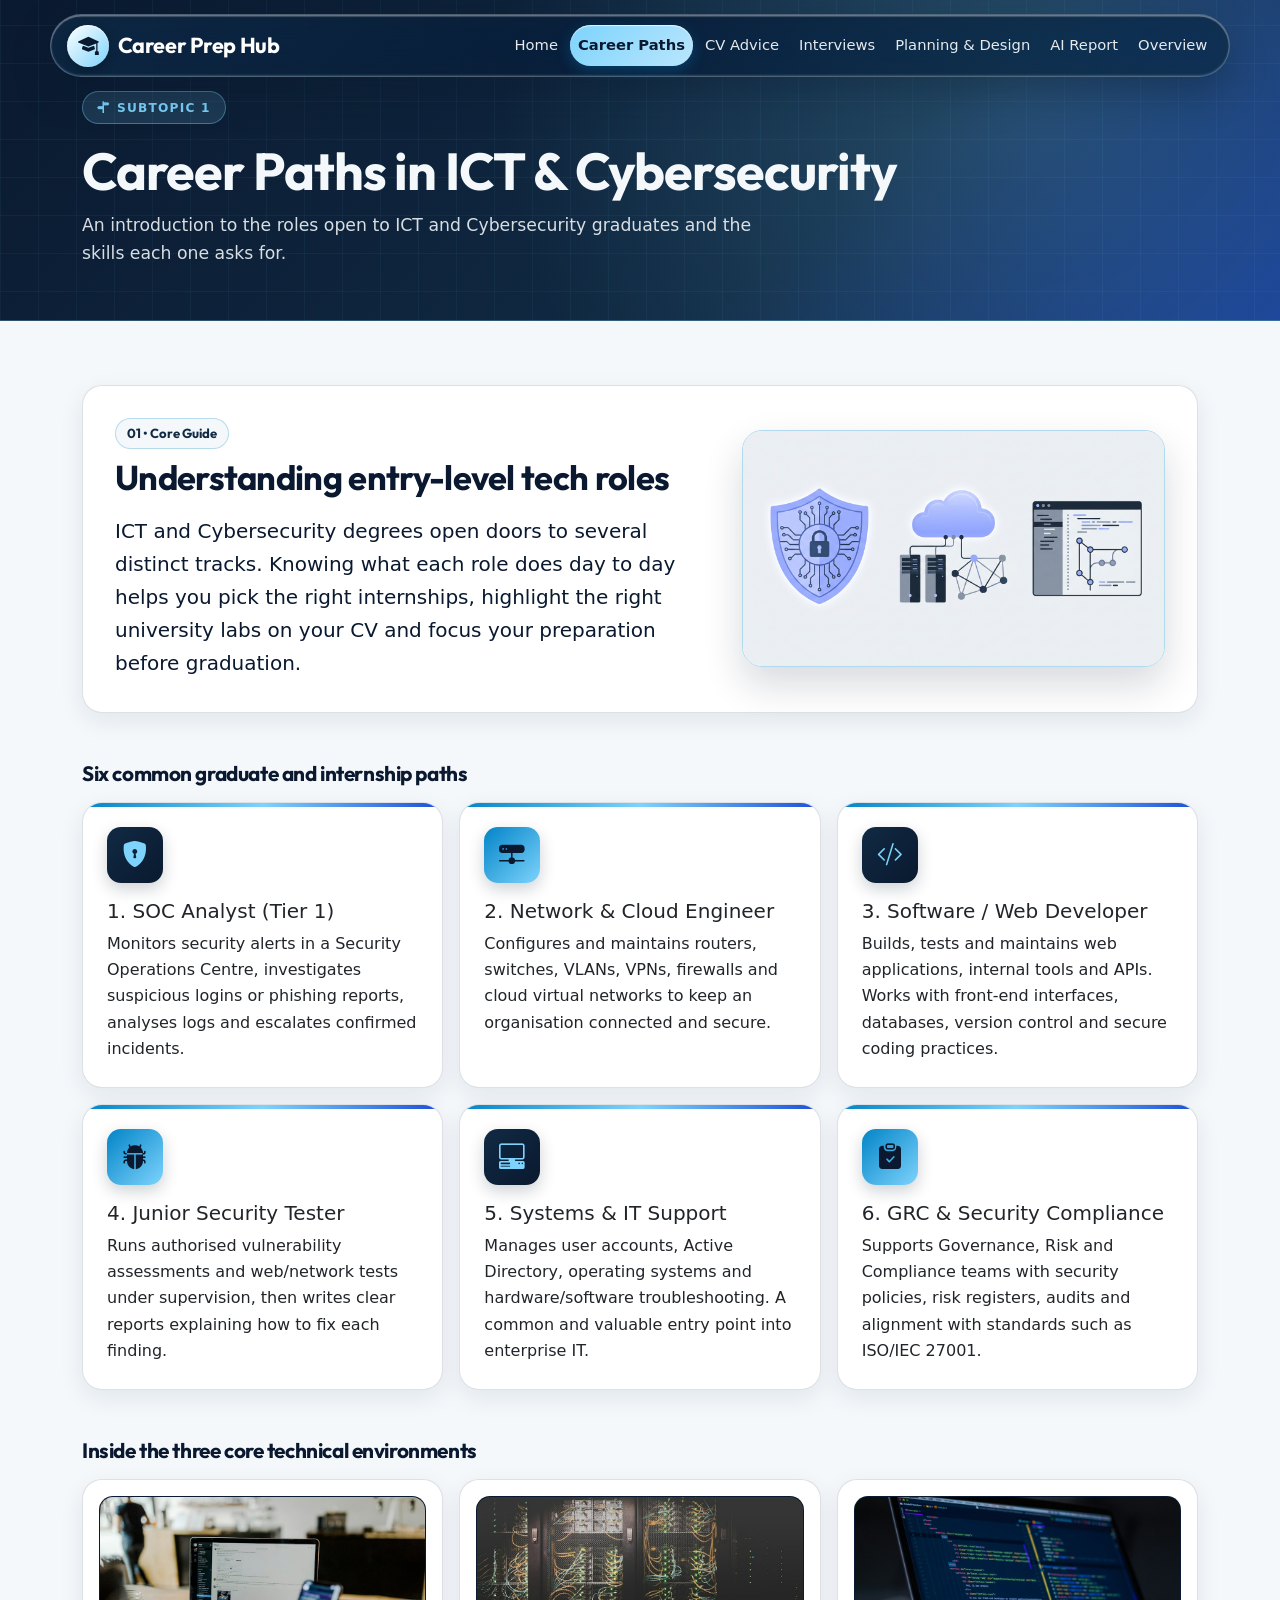
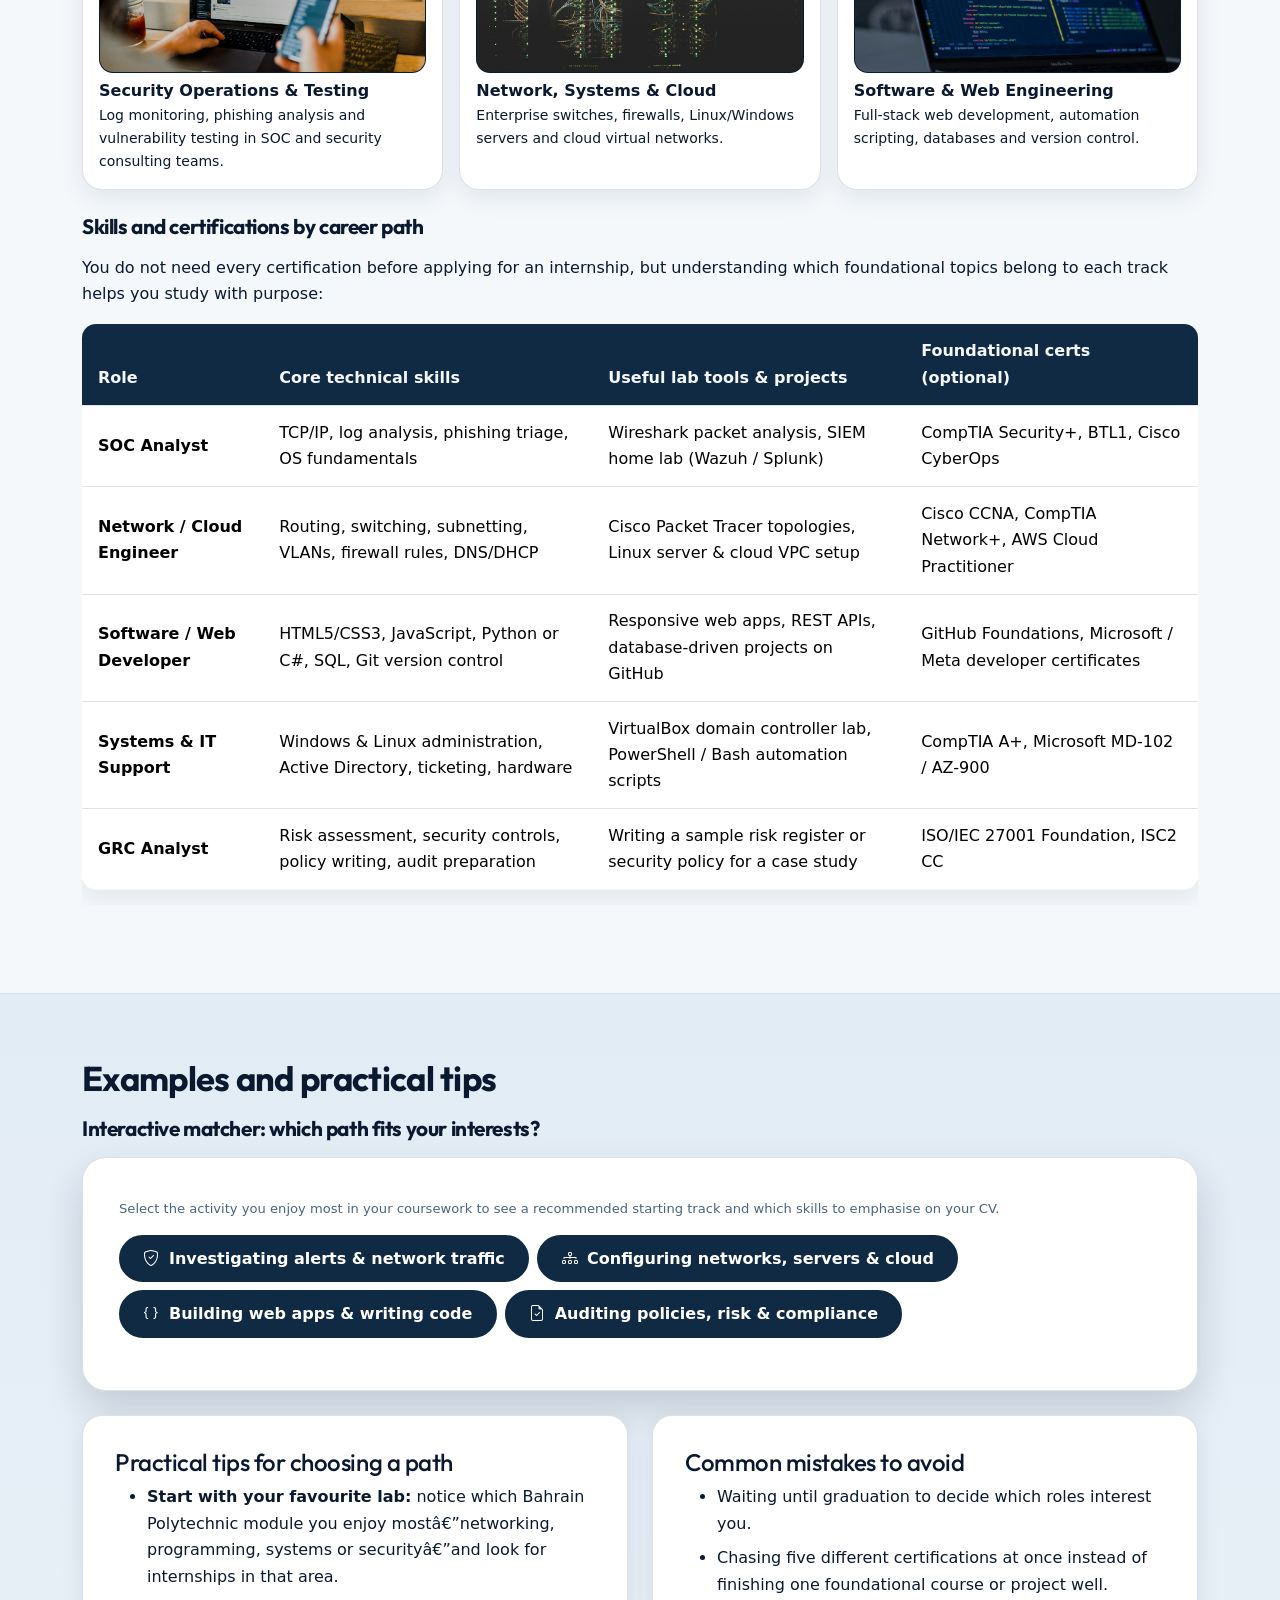
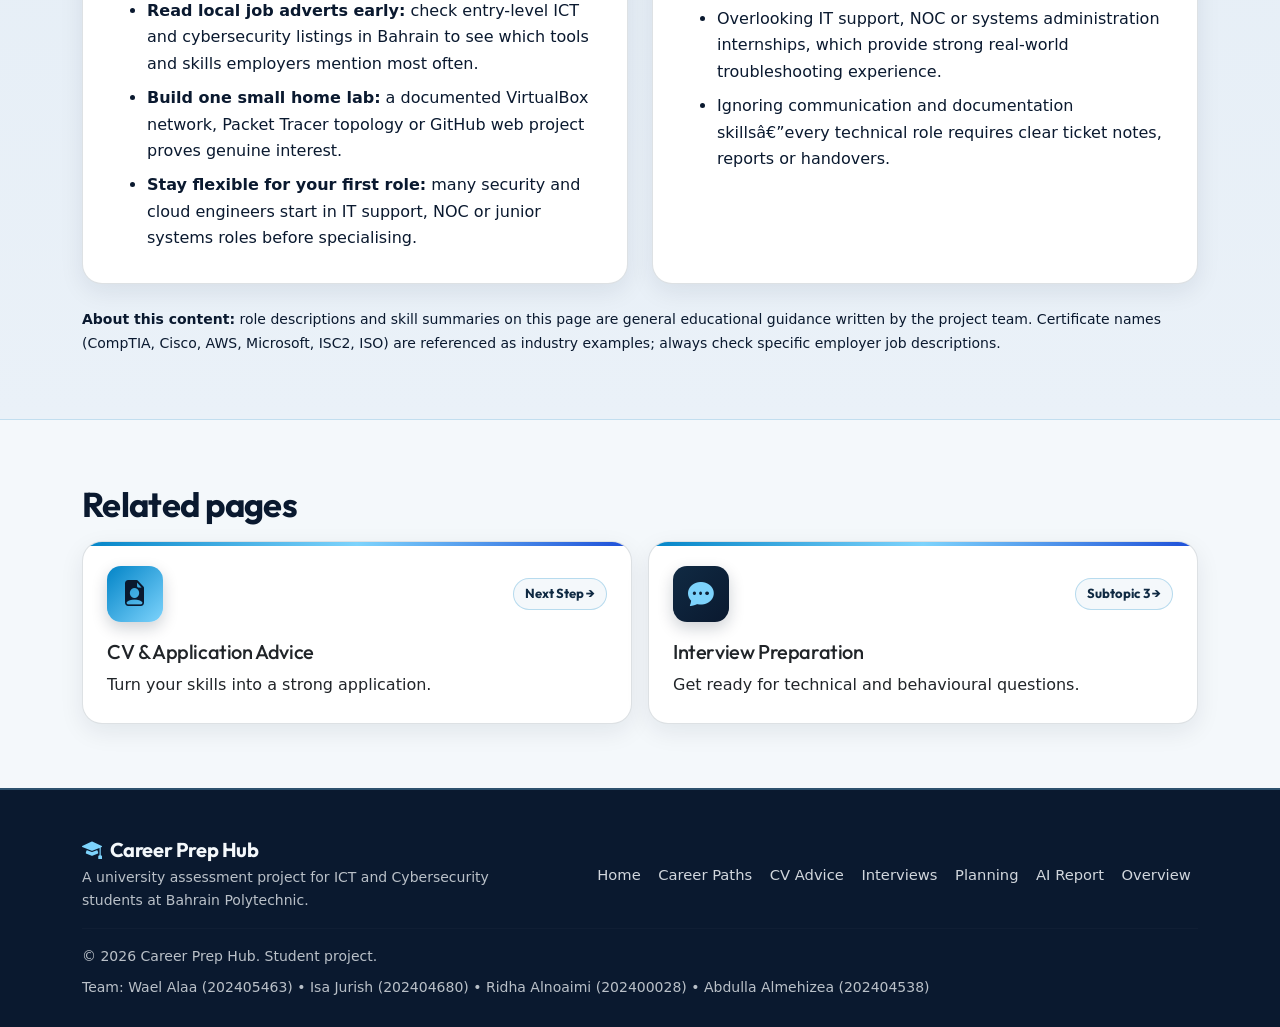
<file: subtopic1.html>
﻿<!DOCTYPE html>
<html lang="en">
<head>
  <meta charset="UTF-8">
  <meta name="viewport" content="width=device-width, initial-scale=1">
  <title>Career Paths | Career Prep Hub</title>
  <meta name="description" content="Career paths in ICT and Cybersecurity for Bahrain Polytechnic students.">
  <link rel="preconnect" href="https://fonts.googleapis.com">
  <link rel="preconnect" href="https://fonts.gstatic.com" crossorigin>
  <link href="https://fonts.googleapis.com/css2?family=Outfit:wght@600;700&display=swap" rel="stylesheet">
  <link href="https://cdn.jsdelivr.net/npm/bootstrap@5.3.3/dist/css/bootstrap.min.css" rel="stylesheet">
  <link href="https://cdn.jsdelivr.net/npm/bootstrap-icons@1.11.3/font/bootstrap-icons.min.css" rel="stylesheet">
  <link rel="icon" type="image/svg+xml" href="images/favicon.svg">
  <link href="css/style.css" rel="stylesheet">
</head>
<body>
  <a class="skip-link" href="#main">Skip to main content</a>

  <header>
    <nav class="navbar navbar-expand-lg site-nav" aria-label="Main navigation">
      <div class="container">
        <a class="navbar-brand" href="home.html"><i class="bi bi-mortarboard-fill me-2"></i>Career Prep Hub</a>
        <button class="navbar-toggler" type="button" data-bs-toggle="collapse" data-bs-target="#mainNav" aria-controls="mainNav" aria-expanded="false" aria-label="Toggle navigation">
          <span class="navbar-toggler-icon"></span>
        </button>
        <div class="collapse navbar-collapse" id="mainNav">
          <ul class="navbar-nav ms-auto">
            <li class="nav-item"><a class="nav-link" href="home.html">Home</a></li>
            <li class="nav-item"><a class="nav-link active" aria-current="page" href="subtopic1.html">Career Paths</a></li>
            <li class="nav-item"><a class="nav-link" href="subtopic2.html">CV Advice</a></li>
            <li class="nav-item"><a class="nav-link" href="subtopic3.html">Interviews</a></li>
            <li class="nav-item"><a class="nav-link" href="planning-design.html">Planning &amp; Design</a></li>
            <li class="nav-item"><a class="nav-link" href="reflection-ai-report.html">AI Report</a></li>
            <li class="nav-item"><a class="nav-link" href="overview.html">Overview</a></li>
          </ul>
        </div>
      </div>
    </nav>
  </header>

  <!-- Page title and introduction -->
  <div class="page-header">
    <div class="container">
      <p class="eyebrow"><i class="bi bi-signpost-split-fill"></i> Subtopic 1</p>
      <h1>Career Paths in ICT &amp; Cybersecurity</h1>
      <p>An introduction to the roles open to ICT and Cybersecurity graduates and the skills each one asks for.</p>
    </div>
  </div>

  <main id="main">
    <!-- Main content sections -->
    <section aria-labelledby="s1-title">
      <div class="container">
        <div class="bento-panel mb-5">
          <div class="row align-items-center g-4">
            <div class="col-lg-7">
              <span class="step-badge mb-2 d-inline-block">01 &bull; Core Guide</span>
              <h2 id="s1-title" class="mb-3">Understanding entry-level tech roles</h2>
              <p class="lead mb-0">ICT and Cybersecurity degrees open doors to several distinct tracks. Knowing what each role does day to day helps you pick the right internships, highlight the right university labs on your CV and focus your preparation before graduation.</p>
            </div>
            <div class="col-lg-5">
              <figure class="mb-0">
                <img src="images/career-paths.png" alt="Illustration representing cybersecurity, cloud networking and software development career paths" class="img-fluid feature-img">
              </figure>
            </div>
          </div>
        </div>

        <h3 class="mt-4 mb-3">Six common graduate and internship paths</h3>
        <div class="row g-3">
          <div class="col-12 col-md-6 col-lg-4">
            <article class="card info-card"><div class="card-body p-4">
              <span class="card-icon" aria-hidden="true"><i class="bi bi-shield-lock-fill"></i></span>
              <h4 class="h5">1. SOC Analyst (Tier 1)</h4>
              <p class="mb-0">Monitors security alerts in a Security Operations Centre, investigates suspicious logins or phishing reports, analyses logs and escalates confirmed incidents.</p>
            </div></article>
          </div>
          <div class="col-12 col-md-6 col-lg-4">
            <article class="card info-card"><div class="card-body p-4">
              <span class="card-icon clay" aria-hidden="true"><i class="bi bi-hdd-network-fill"></i></span>
              <h4 class="h5">2. Network &amp; Cloud Engineer</h4>
              <p class="mb-0">Configures and maintains routers, switches, VLANs, VPNs, firewalls and cloud virtual networks to keep an organisation connected and secure.</p>
            </div></article>
          </div>
          <div class="col-12 col-md-6 col-lg-4">
            <article class="card info-card"><div class="card-body p-4">
              <span class="card-icon" aria-hidden="true"><i class="bi bi-code-slash"></i></span>
              <h4 class="h5">3. Software / Web Developer</h4>
              <p class="mb-0">Builds, tests and maintains web applications, internal tools and APIs. Works with front-end interfaces, databases, version control and secure coding practices.</p>
            </div></article>
          </div>
          <div class="col-12 col-md-6 col-lg-4">
            <article class="card info-card"><div class="card-body p-4">
              <span class="card-icon clay" aria-hidden="true"><i class="bi bi-bug-fill"></i></span>
              <h4 class="h5">4. Junior Security Tester</h4>
              <p class="mb-0">Runs authorised vulnerability assessments and web/network tests under supervision, then writes clear reports explaining how to fix each finding.</p>
            </div></article>
          </div>
          <div class="col-12 col-md-6 col-lg-4">
            <article class="card info-card"><div class="card-body p-4">
              <span class="card-icon" aria-hidden="true"><i class="bi bi-pc-display-horizontal"></i></span>
              <h4 class="h5">5. Systems &amp; IT Support</h4>
              <p class="mb-0">Manages user accounts, Active Directory, operating systems and hardware/software troubleshooting. A common and valuable entry point into enterprise IT.</p>
            </div></article>
          </div>
          <div class="col-12 col-md-6 col-lg-4">
            <article class="card info-card"><div class="card-body p-4">
              <span class="card-icon clay" aria-hidden="true"><i class="bi bi-clipboard-check-fill"></i></span>
              <h4 class="h5">6. GRC &amp; Security Compliance</h4>
              <p class="mb-0">Supports Governance, Risk and Compliance teams with security policies, risk registers, audits and alignment with standards such as ISO/IEC 27001.</p>
            </div></article>
          </div>
        </div>

        <h3 class="mt-5 mb-3">Inside the three core technical environments</h3>
        <div class="row g-3 mb-4">
          <div class="col-md-4">
            <div class="bento-panel p-3">
              <div class="panel-banner-wrap mb-2">
                <img src="images/track-soc.jpg" alt="Cybersecurity operations dashboard and threat analysis environment" class="panel-banner-img" loading="lazy">
              </div>
              <h4 class="h6 fw-bold mb-1">Security Operations &amp; Testing</h4>
              <p class="small mb-0">Log monitoring, phishing analysis and vulnerability testing in SOC and security consulting teams.</p>
            </div>
          </div>
          <div class="col-md-4">
            <div class="bento-panel p-3">
              <div class="panel-banner-wrap mb-2">
                <img src="images/track-network.jpg" alt="Enterprise server rack and network switches in a data centre" class="panel-banner-img" loading="lazy">
              </div>
              <h4 class="h6 fw-bold mb-1">Network, Systems &amp; Cloud</h4>
              <p class="small mb-0">Enterprise switches, firewalls, Linux/Windows servers and cloud virtual networks.</p>
            </div>
          </div>
          <div class="col-md-4">
            <div class="bento-panel p-3">
              <div class="panel-banner-wrap mb-2">
                <img src="images/track-software.jpg" alt="Software developer code editor displaying modern web application code" class="panel-banner-img" loading="lazy">
              </div>
              <h4 class="h6 fw-bold mb-1">Software &amp; Web Engineering</h4>
              <p class="small mb-0">Full-stack web development, automation scripting, databases and version control.</p>
            </div>
          </div>
        </div>

        <h3 class="mt-4 mb-3">Skills and certifications by career path</h3>
        <p>You do not need every certification before applying for an internship, but understanding which foundational topics belong to each track helps you study with purpose:</p>
        <div class="table-responsive mb-4">
          <table class="table table-sand align-middle">
            <caption class="visually-hidden">Comparison of ICT and cybersecurity roles, technical skills, lab tools and foundational certifications</caption>
            <thead>
              <tr>
                <th scope="col">Role</th>
                <th scope="col">Core technical skills</th>
                <th scope="col">Useful lab tools &amp; projects</th>
                <th scope="col">Foundational certs (optional)</th>
              </tr>
            </thead>
            <tbody>
              <tr>
                <th scope="row">SOC Analyst</th>
                <td>TCP/IP, log analysis, phishing triage, OS fundamentals</td>
                <td>Wireshark packet analysis, SIEM home lab (Wazuh / Splunk)</td>
                <td>CompTIA Security+, BTL1, Cisco CyberOps</td>
              </tr>
              <tr>
                <th scope="row">Network / Cloud Engineer</th>
                <td>Routing, switching, subnetting, VLANs, firewall rules, DNS/DHCP</td>
                <td>Cisco Packet Tracer topologies, Linux server &amp; cloud VPC setup</td>
                <td>Cisco CCNA, CompTIA Network+, AWS Cloud Practitioner</td>
              </tr>
              <tr>
                <th scope="row">Software / Web Developer</th>
                <td>HTML5/CSS3, JavaScript, Python or C#, SQL, Git version control</td>
                <td>Responsive web apps, REST APIs, database-driven projects on GitHub</td>
                <td>GitHub Foundations, Microsoft / Meta developer certificates</td>
              </tr>
              <tr>
                <th scope="row">Systems &amp; IT Support</th>
                <td>Windows &amp; Linux administration, Active Directory, ticketing, hardware</td>
                <td>VirtualBox domain controller lab, PowerShell / Bash automation scripts</td>
                <td>CompTIA A+, Microsoft MD-102 / AZ-900</td>
              </tr>
              <tr>
                <th scope="row">GRC Analyst</th>
                <td>Risk assessment, security controls, policy writing, audit preparation</td>
                <td>Writing a sample risk register or security policy for a case study</td>
                <td>ISO/IEC 27001 Foundation, ISC2 CC</td>
              </tr>
            </tbody>
          </table>
        </div>
      </div>
    </section>

    <!-- Examples or practical tips -->
    <section class="section-alt" aria-labelledby="s1-tips">
      <div class="container">
        <h2 id="s1-tips" class="mb-3">Examples and practical tips</h2>

        <h3 class="mb-3">Interactive matcher: which path fits your interests?</h3>
        <div class="form-panel mb-4">
          <p class="field-hint mb-3">Select the activity you enjoy most in your coursework to see a recommended starting track and which skills to emphasise on your CV.</p>
          <div class="d-flex flex-wrap gap-2 mb-3" role="group" aria-label="Choose your preferred technical activity">
            <button type="button" class="btn btn-blue interest-btn" data-interest="defend" aria-pressed="false"><i class="bi bi-shield-check me-1"></i> Investigating alerts &amp; network traffic</button>
            <button type="button" class="btn btn-blue interest-btn" data-interest="network" aria-pressed="false"><i class="bi bi-diagram-3 me-1"></i> Configuring networks, servers &amp; cloud</button>
            <button type="button" class="btn btn-blue interest-btn" data-interest="code" aria-pressed="false"><i class="bi bi-braces me-1"></i> Building web apps &amp; writing code</button>
            <button type="button" class="btn btn-blue interest-btn" data-interest="grc" aria-pressed="false"><i class="bi bi-file-earmark-check me-1"></i> Auditing policies, risk &amp; compliance</button>
          </div>
          <div id="matchResult" class="p-3 border rounded d-none" style="background:var(--sand)" role="status" aria-live="polite">
            <h4 id="matchTitle" class="h5 mb-2"></h4>
            <p id="matchDesc" class="mb-2"></p>
            <p id="matchSkills" class="small fw-semibold mb-0" style="color:var(--teal)"></p>
          </div>
        </div>

        <div class="row g-4">
          <div class="col-md-6">
            <div class="bento-panel">
              <h3 class="h4">Practical tips for choosing a path</h3>
              <ul class="mb-0">
                <li class="mb-2"><strong>Start with your favourite lab:</strong> notice which Bahrain Polytechnic module you enjoy mostâ€”networking, programming, systems or securityâ€”and look for internships in that area.</li>
                <li class="mb-2"><strong>Read local job adverts early:</strong> check entry-level ICT and cybersecurity listings in Bahrain to see which tools and skills employers mention most often.</li>
                <li class="mb-2"><strong>Build one small home lab:</strong> a documented VirtualBox network, Packet Tracer topology or GitHub web project proves genuine interest.</li>
                <li><strong>Stay flexible for your first role:</strong> many security and cloud engineers start in IT support, NOC or junior systems roles before specialising.</li>
              </ul>
            </div>
          </div>
          <div class="col-md-6">
            <div class="bento-panel">
              <h3 class="h4">Common mistakes to avoid</h3>
              <ul class="mb-0">
                <li class="mb-2">Waiting until graduation to decide which roles interest you.</li>
                <li class="mb-2">Chasing five different certifications at once instead of finishing one foundational course or project well.</li>
                <li class="mb-2">Overlooking IT support, NOC or systems administration internships, which provide strong real-world troubleshooting experience.</li>
                <li>Ignoring communication and documentation skillsâ€”every technical role requires clear ticket notes, reports or handovers.</li>
              </ul>
            </div>
          </div>
        </div>

        <p class="small mt-4 mb-0"><strong>About this content:</strong> role descriptions and skill summaries on this page are general educational guidance written by the project team. Certificate names (CompTIA, Cisco, AWS, Microsoft, ISC2, ISO) are referenced as industry examples; always check specific employer job descriptions.</p>
      </div>
    </section>

    <!-- Related links -->
    <section aria-labelledby="s1-related">
      <div class="container">
        <h2 id="s1-related" class="mb-3">Related pages</h2>
        <div class="row g-3">
          <div class="col-12 col-md-6">
            <a class="card info-card text-decoration-none" href="subtopic2.html">
              <div class="card-body p-4">
                <div class="card-top-row">
                  <span class="card-icon clay"><i class="bi bi-file-earmark-person-fill"></i></span>
                  <span class="step-badge">Next Step &rarr;</span>
                </div>
                <h3 class="h5">CV &amp; Application Advice</h3>
                <p class="mb-0">Turn your skills into a strong application.</p>
              </div>
            </a>
          </div>
          <div class="col-12 col-md-6">
            <a class="card info-card text-decoration-none" href="subtopic3.html">
              <div class="card-body p-4">
                <div class="card-top-row">
                  <span class="card-icon"><i class="bi bi-chat-dots-fill"></i></span>
                  <span class="step-badge">Subtopic 3 &rarr;</span>
                </div>
                <h3 class="h5">Interview Preparation</h3>
                <p class="mb-0">Get ready for technical and behavioural questions.</p>
              </div>
            </a>
          </div>
        </div>
      </div>
    </section>
  </main>
  <footer class="site-footer">
    <div class="container">
      <div class="row g-3 align-items-center">
        <div class="col-lg-5">
          <p class="display-font h5 mb-1"><i class="bi bi-mortarboard-fill me-2" style="color:var(--peach)"></i>Career Prep Hub</p>
          <p class="mb-0 small opacity-75">A university assessment project for ICT and Cybersecurity students at Bahrain Polytechnic.</p>
        </div>
        <div class="col-lg-7 text-lg-end">
          <ul class="list-inline mb-0">
            <li class="list-inline-item"><a href="home.html">Home</a></li>
            <li class="list-inline-item"><a href="subtopic1.html">Career Paths</a></li>
            <li class="list-inline-item"><a href="subtopic2.html">CV Advice</a></li>
            <li class="list-inline-item"><a href="subtopic3.html">Interviews</a></li>
            <li class="list-inline-item"><a href="planning-design.html">Planning</a></li>
            <li class="list-inline-item"><a href="reflection-ai-report.html">AI Report</a></li>
            <li class="list-inline-item"><a href="overview.html">Overview</a></li>
          </ul>
        </div>
      </div>
      <hr class="border-secondary border-opacity-25 my-3">
      <div class="d-flex flex-wrap justify-content-between align-items-center gap-2 small opacity-75">
        <p class="mb-0">&copy; <span class="js-year">2026</span> Career Prep Hub. Student project.</p>
        <p class="mb-0">Team: Wael Alaa (202405463) &bull; Isa Jurish (202404680) &bull; Ridha Alnoaimi (202400028) &bull; Abdulla Almehizea (202404538)</p>
      </div>
    </div>
  </footer>

  <script src="https://cdn.jsdelivr.net/npm/bootstrap@5.3.3/dist/js/bootstrap.bundle.min.js"></script>
  <script src="js/main.js"></script>
  <script src="js/subtopic1.js"></script>
</body>
</html>
</file>
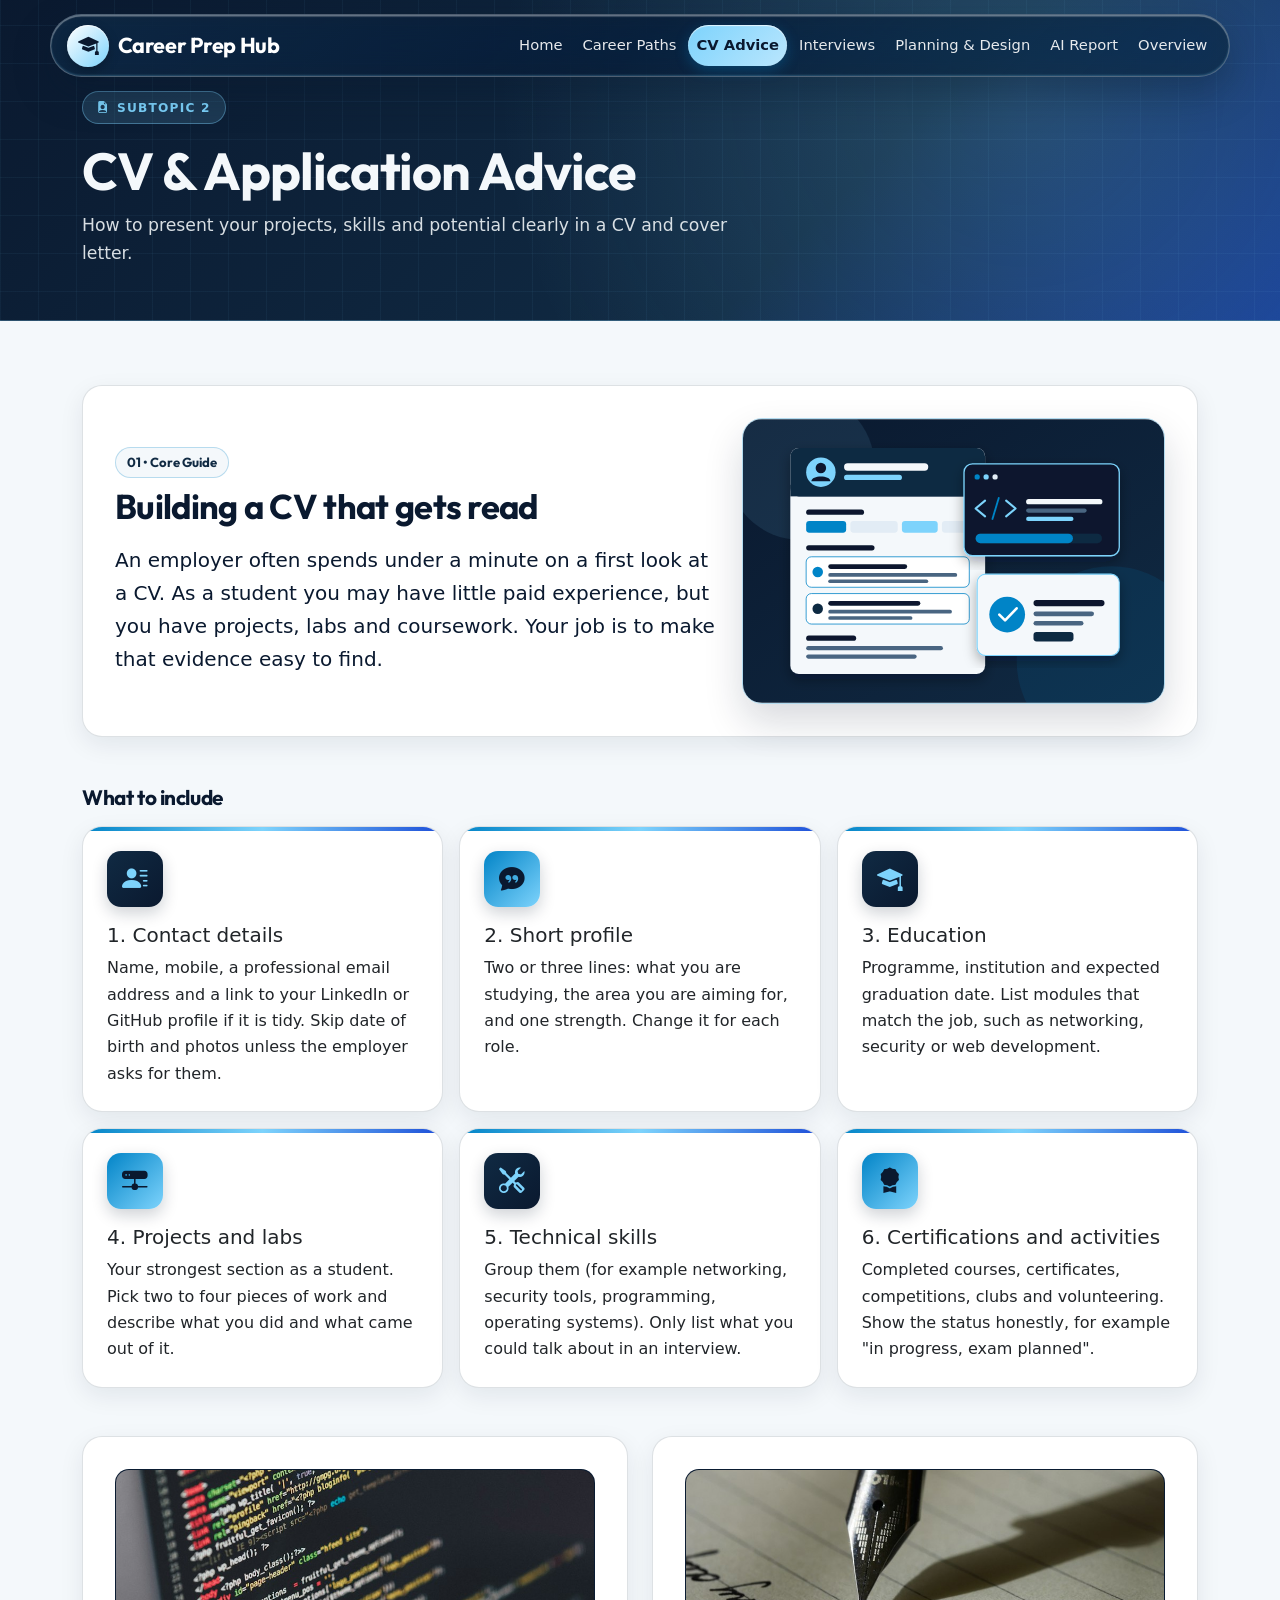
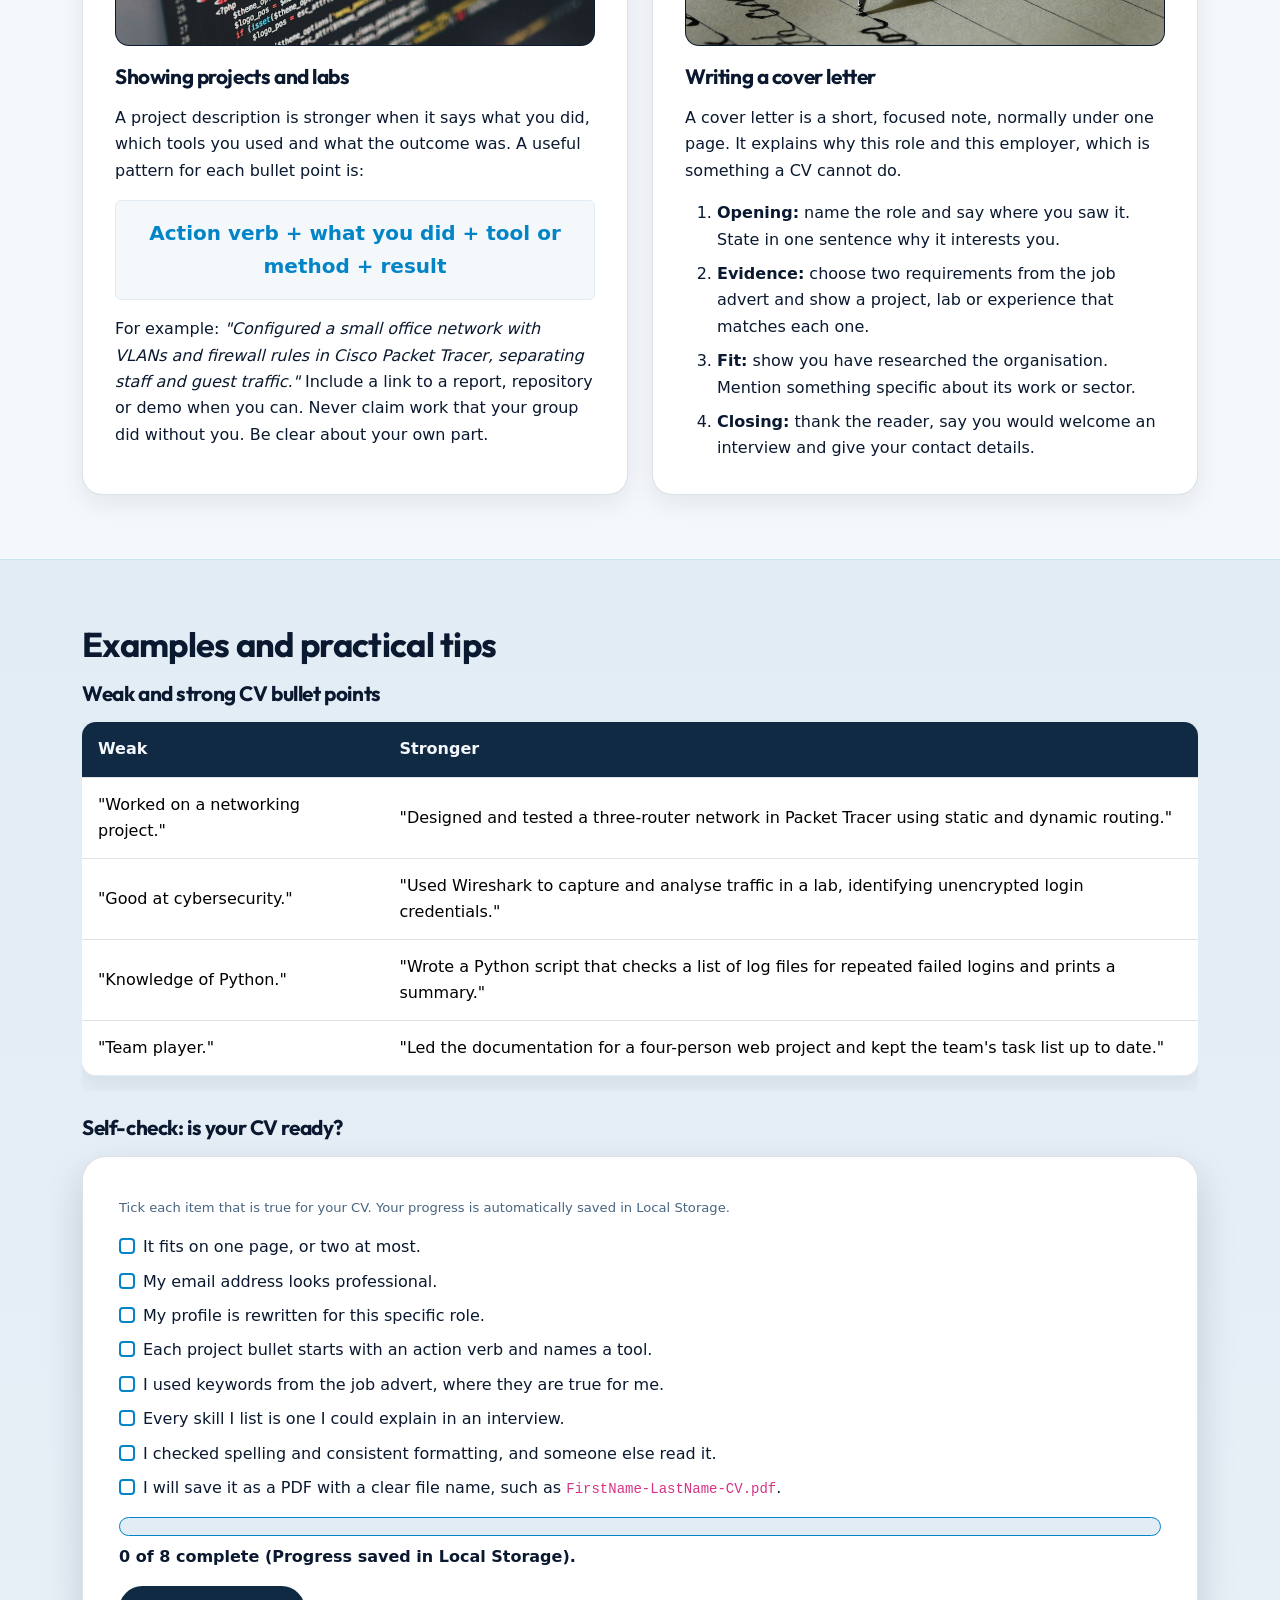
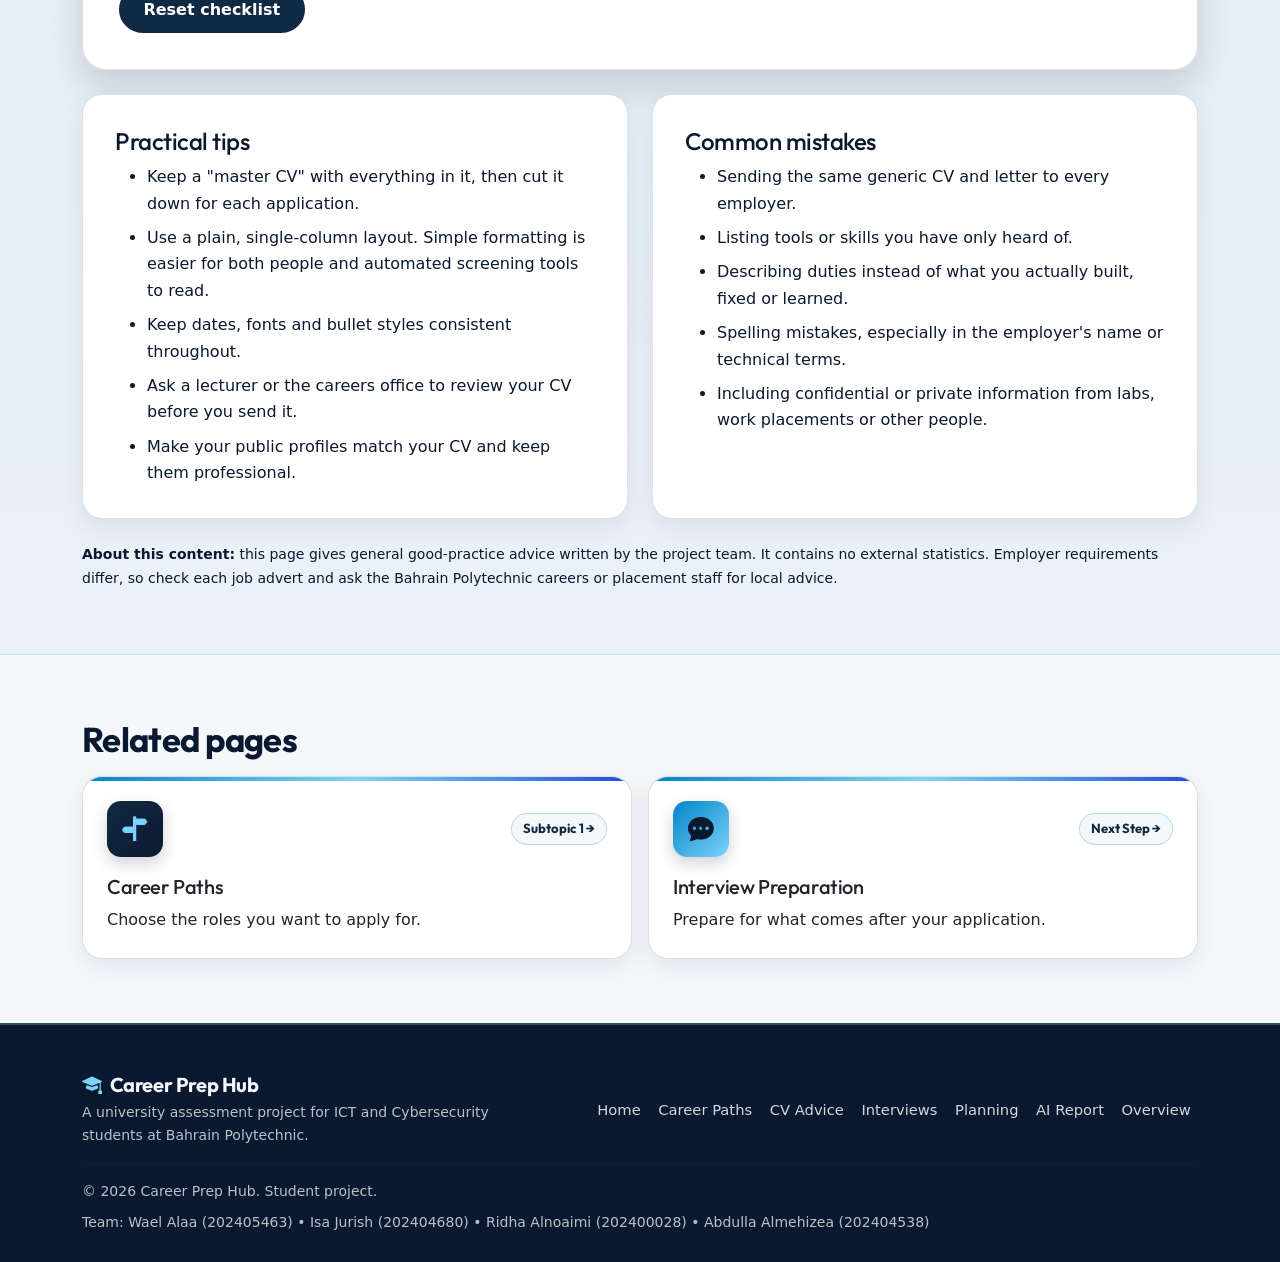
<file: subtopic2.html>
﻿<!DOCTYPE html>
<html lang="en">
<head>
  <meta charset="UTF-8">
  <meta name="viewport" content="width=device-width, initial-scale=1">
  <title>CV &amp; Application Advice | Career Prep Hub</title>
  <meta name="description" content="CV and application advice for ICT and Cybersecurity students.">
  <link rel="preconnect" href="https://fonts.googleapis.com">
  <link rel="preconnect" href="https://fonts.gstatic.com" crossorigin>
  <link href="https://fonts.googleapis.com/css2?family=Outfit:wght@600;700&display=swap" rel="stylesheet">
  <link href="https://cdn.jsdelivr.net/npm/bootstrap@5.3.3/dist/css/bootstrap.min.css" rel="stylesheet">
  <link href="https://cdn.jsdelivr.net/npm/bootstrap-icons@1.11.3/font/bootstrap-icons.min.css" rel="stylesheet">
  <link rel="icon" type="image/svg+xml" href="images/favicon.svg">
  <link href="css/style.css" rel="stylesheet">
</head>
<body>
  <a class="skip-link" href="#main">Skip to main content</a>

  <header>
    <nav class="navbar navbar-expand-lg site-nav" aria-label="Main navigation">
      <div class="container">
        <a class="navbar-brand" href="home.html"><i class="bi bi-mortarboard-fill me-2"></i>Career Prep Hub</a>
        <button class="navbar-toggler" type="button" data-bs-toggle="collapse" data-bs-target="#mainNav" aria-controls="mainNav" aria-expanded="false" aria-label="Toggle navigation">
          <span class="navbar-toggler-icon"></span>
        </button>
        <div class="collapse navbar-collapse" id="mainNav">
          <ul class="navbar-nav ms-auto">
            <li class="nav-item"><a class="nav-link" href="home.html">Home</a></li>
            <li class="nav-item"><a class="nav-link" href="subtopic1.html">Career Paths</a></li>
            <li class="nav-item"><a class="nav-link active" aria-current="page" href="subtopic2.html">CV Advice</a></li>
            <li class="nav-item"><a class="nav-link" href="subtopic3.html">Interviews</a></li>
            <li class="nav-item"><a class="nav-link" href="planning-design.html">Planning &amp; Design</a></li>
            <li class="nav-item"><a class="nav-link" href="reflection-ai-report.html">AI Report</a></li>
            <li class="nav-item"><a class="nav-link" href="overview.html">Overview</a></li>
          </ul>
        </div>
      </div>
    </nav>
  </header>

  <div class="page-header">
    <div class="container">
      <p class="eyebrow"><i class="bi bi-file-earmark-person-fill"></i> Subtopic 2</p>
      <h1>CV &amp; Application Advice</h1>
      <p>How to present your projects, skills and potential clearly in a CV and cover letter.</p>
    </div>
  </div>

  <main id="main">
    <!-- Main content -->
    <section aria-labelledby="s2-title">
      <div class="container">
        <div class="bento-panel mb-5">
          <div class="row align-items-center g-4">
            <div class="col-lg-7">
              <span class="step-badge mb-2 d-inline-block">01 &bull; Core Guide</span>
              <h2 id="s2-title" class="mb-3">Building a CV that gets read</h2>
              <p class="lead mb-0">An employer often spends under a minute on a first look at a CV. As a student you may have little paid experience, but you have projects, labs and coursework. Your job is to make that evidence easy to find.</p>
            </div>
            <div class="col-lg-5">
              <figure class="mb-0">
                <img src="images/cv-example.svg" alt="Illustration of a structured technical CV alongside project portfolio cards and skill badges" class="img-fluid feature-img">
              </figure>
            </div>
          </div>
        </div>

        <h3 class="mt-4 mb-3">What to include</h3>
        <div class="row g-3">
          <div class="col-12 col-md-6 col-lg-4">
            <article class="card info-card"><div class="card-body p-4">
              <span class="card-icon" aria-hidden="true"><i class="bi bi-person-lines-fill"></i></span>
              <h4 class="h5">1. Contact details</h4>
              <p class="mb-0">Name, mobile, a professional email address and a link to your LinkedIn or GitHub profile if it is tidy. Skip date of birth and photos unless the employer asks for them.</p>
            </div></article>
          </div>
          <div class="col-12 col-md-6 col-lg-4">
            <article class="card info-card"><div class="card-body p-4">
              <span class="card-icon clay" aria-hidden="true"><i class="bi bi-chat-quote-fill"></i></span>
              <h4 class="h5">2. Short profile</h4>
              <p class="mb-0">Two or three lines: what you are studying, the area you are aiming for, and one strength. Change it for each role.</p>
            </div></article>
          </div>
          <div class="col-12 col-md-6 col-lg-4">
            <article class="card info-card"><div class="card-body p-4">
              <span class="card-icon" aria-hidden="true"><i class="bi bi-mortarboard-fill"></i></span>
              <h4 class="h5">3. Education</h4>
              <p class="mb-0">Programme, institution and expected graduation date. List modules that match the job, such as networking, security or web development.</p>
            </div></article>
          </div>
          <div class="col-12 col-md-6 col-lg-4">
            <article class="card info-card"><div class="card-body p-4">
              <span class="card-icon clay" aria-hidden="true"><i class="bi bi-hdd-network-fill"></i></span>
              <h4 class="h5">4. Projects and labs</h4>
              <p class="mb-0">Your strongest section as a student. Pick two to four pieces of work and describe what you did and what came out of it.</p>
            </div></article>
          </div>
          <div class="col-12 col-md-6 col-lg-4">
            <article class="card info-card"><div class="card-body p-4">
              <span class="card-icon" aria-hidden="true"><i class="bi bi-tools"></i></span>
              <h4 class="h5">5. Technical skills</h4>
              <p class="mb-0">Group them (for example networking, security tools, programming, operating systems). Only list what you could talk about in an interview.</p>
            </div></article>
          </div>
          <div class="col-12 col-md-6 col-lg-4">
            <article class="card info-card"><div class="card-body p-4">
              <span class="card-icon clay" aria-hidden="true"><i class="bi bi-award-fill"></i></span>
              <h4 class="h5">6. Certifications and activities</h4>
              <p class="mb-0">Completed courses, certificates, competitions, clubs and volunteering. Show the status honestly, for example "in progress, exam planned".</p>
            </div></article>
          </div>
        </div>

        <div class="row g-4 mt-4">
          <div class="col-lg-6">
            <div class="bento-panel">
              <div class="panel-banner-wrap">
                <img src="images/cv-projects.jpg" alt="Laptop displaying source code and technical lab documentation for a student portfolio" class="panel-banner-img" loading="lazy">
              </div>
              <h3 class="mb-3">Showing projects and labs</h3>
              <p>A project description is stronger when it says what you did, which tools you used and what the outcome was. A useful pattern for each bullet point is:</p>
              <p class="text-center fw-bold fs-5 my-3 p-3 rounded" style="background:var(--sand); color:var(--clay); border:1px solid var(--sand-dark)">Action verb + what you did + tool or method + result</p>
              <p class="mb-0">For example: <em>"Configured a small office network with VLANs and firewall rules in Cisco Packet Tracer, separating staff and guest traffic."</em> Include a link to a report, repository or demo when you can. Never claim work that your group did without you. Be clear about your own part.</p>
            </div>
          </div>
          <div class="col-lg-6">
            <div class="bento-panel">
              <div class="panel-banner-wrap">
                <img src="images/cv-coverletter.jpg" alt="Student drafting a tailored cover letter and job application notes" class="panel-banner-img" loading="lazy">
              </div>
              <h3 class="mb-3">Writing a cover letter</h3>
              <p>A cover letter is a short, focused note, normally under one page. It explains why this role and this employer, which is something a CV cannot do.</p>
              <ol class="mb-0">
                <li class="mb-2"><strong>Opening:</strong> name the role and say where you saw it. State in one sentence why it interests you.</li>
                <li class="mb-2"><strong>Evidence:</strong> choose two requirements from the job advert and show a project, lab or experience that matches each one.</li>
                <li class="mb-2"><strong>Fit:</strong> show you have researched the organisation. Mention something specific about its work or sector.</li>
                <li><strong>Closing:</strong> thank the reader, say you would welcome an interview and give your contact details.</li>
              </ol>
            </div>
          </div>
        </div>
      </div>
    </section>

    <!-- Examples and practical tips -->
    <section class="section-alt" aria-labelledby="s2-tips">
      <div class="container">
        <h2 id="s2-tips" class="mb-3">Examples and practical tips</h2>

        <h3 class="mb-3">Weak and strong CV bullet points</h3>
        <div class="table-responsive mb-4">
          <table class="table table-sand align-middle">
            <caption class="visually-hidden">Examples of weak CV bullet points rewritten as strong ones</caption>
            <thead>
              <tr><th scope="col">Weak</th><th scope="col">Stronger</th></tr>
            </thead>
            <tbody>
              <tr>
                <td>"Worked on a networking project."</td>
                <td>"Designed and tested a three-router network in Packet Tracer using static and dynamic routing."</td>
              </tr>
              <tr>
                <td>"Good at cybersecurity."</td>
                <td>"Used Wireshark to capture and analyse traffic in a lab, identifying unencrypted login credentials."</td>
              </tr>
              <tr>
                <td>"Knowledge of Python."</td>
                <td>"Wrote a Python script that checks a list of log files for repeated failed logins and prints a summary."</td>
              </tr>
              <tr>
                <td>"Team player."</td>
                <td>"Led the documentation for a four-person web project and kept the team's task list up to date."</td>
              </tr>
            </tbody>
          </table>
        </div>

        <h3 class="mb-3">Self-check: is your CV ready?</h3>
        <div class="form-panel mb-4">
          <p class="field-hint mb-3">Tick each item that is true for your CV. Your progress is automatically saved in Local Storage.</p>
          <fieldset>
            <legend class="visually-hidden">CV readiness checklist</legend>
            <div class="form-check mb-2"><input class="form-check-input cv-check" type="checkbox" id="chk1"><label class="form-check-label" for="chk1">It fits on one page, or two at most.</label></div>
            <div class="form-check mb-2"><input class="form-check-input cv-check" type="checkbox" id="chk2"><label class="form-check-label" for="chk2">My email address looks professional.</label></div>
            <div class="form-check mb-2"><input class="form-check-input cv-check" type="checkbox" id="chk3"><label class="form-check-label" for="chk3">My profile is rewritten for this specific role.</label></div>
            <div class="form-check mb-2"><input class="form-check-input cv-check" type="checkbox" id="chk4"><label class="form-check-label" for="chk4">Each project bullet starts with an action verb and names a tool.</label></div>
            <div class="form-check mb-2"><input class="form-check-input cv-check" type="checkbox" id="chk5"><label class="form-check-label" for="chk5">I used keywords from the job advert, where they are true for me.</label></div>
            <div class="form-check mb-2"><input class="form-check-input cv-check" type="checkbox" id="chk6"><label class="form-check-label" for="chk6">Every skill I list is one I could explain in an interview.</label></div>
            <div class="form-check mb-2"><input class="form-check-input cv-check" type="checkbox" id="chk7"><label class="form-check-label" for="chk7">I checked spelling and consistent formatting, and someone else read it.</label></div>
            <div class="form-check mb-3"><input class="form-check-input cv-check" type="checkbox" id="chk8"><label class="form-check-label" for="chk8">I will save it as a PDF with a clear file name, such as <code>FirstName-LastName-CV.pdf</code>.</label></div>
          </fieldset>
          <div class="progress mb-2" role="progressbar" aria-label="CV checklist progress" aria-valuenow="0" aria-valuemin="0" aria-valuemax="100" id="cvProgress">
            <div class="progress-bar" id="cvProgressBar" style="width:0%"></div>
          </div>
          <p id="cvStatus" class="fw-semibold mb-3" role="status" aria-live="polite">0 of 8 complete.</p>
          <button type="button" class="btn btn-blue" id="cvReset">Reset checklist</button>
        </div>

        <div class="row g-4">
          <div class="col-md-6">
            <div class="bento-panel">
              <h3 class="h4">Practical tips</h3>
              <ul class="mb-0">
                <li class="mb-2">Keep a "master CV" with everything in it, then cut it down for each application.</li>
                <li class="mb-2">Use a plain, single-column layout. Simple formatting is easier for both people and automated screening tools to read.</li>
                <li class="mb-2">Keep dates, fonts and bullet styles consistent throughout.</li>
                <li class="mb-2">Ask a lecturer or the careers office to review your CV before you send it.</li>
                <li>Make your public profiles match your CV and keep them professional.</li>
              </ul>
            </div>
          </div>
          <div class="col-md-6">
            <div class="bento-panel">
              <h3 class="h4">Common mistakes</h3>
              <ul class="mb-0">
                <li class="mb-2">Sending the same generic CV and letter to every employer.</li>
                <li class="mb-2">Listing tools or skills you have only heard of.</li>
                <li class="mb-2">Describing duties instead of what you actually built, fixed or learned.</li>
                <li class="mb-2">Spelling mistakes, especially in the employer's name or technical terms.</li>
                <li>Including confidential or private information from labs, work placements or other people.</li>
              </ul>
            </div>
          </div>
        </div>

        <p class="small mt-4 mb-0"><strong>About this content:</strong> this page gives general good-practice advice written by the project team. It contains no external statistics. Employer requirements differ, so check each job advert and ask the Bahrain Polytechnic careers or placement staff for local advice.</p>
      </div>
    </section>

    <!-- Related links -->
    <section aria-labelledby="s2-related">
      <div class="container">
        <h2 id="s2-related" class="mb-3">Related pages</h2>
        <div class="row g-3">
          <div class="col-12 col-md-6">
            <a class="card info-card text-decoration-none" href="subtopic1.html">
              <div class="card-body p-4">
                <div class="card-top-row">
                  <span class="card-icon"><i class="bi bi-signpost-split-fill"></i></span>
                  <span class="step-badge">Subtopic 1 &rarr;</span>
                </div>
                <h3 class="h5">Career Paths</h3>
                <p class="mb-0">Choose the roles you want to apply for.</p>
              </div>
            </a>
          </div>
          <div class="col-12 col-md-6">
            <a class="card info-card text-decoration-none" href="subtopic3.html">
              <div class="card-body p-4">
                <div class="card-top-row">
                  <span class="card-icon clay"><i class="bi bi-chat-dots-fill"></i></span>
                  <span class="step-badge">Next Step &rarr;</span>
                </div>
                <h3 class="h5">Interview Preparation</h3>
                <p class="mb-0">Prepare for what comes after your application.</p>
              </div>
            </a>
          </div>
        </div>
      </div>
    </section>
  </main>
  <footer class="site-footer">
    <div class="container">
      <div class="row g-3 align-items-center">
        <div class="col-lg-5">
          <p class="display-font h5 mb-1"><i class="bi bi-mortarboard-fill me-2" style="color:var(--peach)"></i>Career Prep Hub</p>
          <p class="mb-0 small opacity-75">A university assessment project for ICT and Cybersecurity students at Bahrain Polytechnic.</p>
        </div>
        <div class="col-lg-7 text-lg-end">
          <ul class="list-inline mb-0">
            <li class="list-inline-item"><a href="home.html">Home</a></li>
            <li class="list-inline-item"><a href="subtopic1.html">Career Paths</a></li>
            <li class="list-inline-item"><a href="subtopic2.html">CV Advice</a></li>
            <li class="list-inline-item"><a href="subtopic3.html">Interviews</a></li>
            <li class="list-inline-item"><a href="planning-design.html">Planning</a></li>
            <li class="list-inline-item"><a href="reflection-ai-report.html">AI Report</a></li>
            <li class="list-inline-item"><a href="overview.html">Overview</a></li>
          </ul>
        </div>
      </div>
      <hr class="border-secondary border-opacity-25 my-3">
      <div class="d-flex flex-wrap justify-content-between align-items-center gap-2 small opacity-75">
        <p class="mb-0">&copy; <span class="js-year">2026</span> Career Prep Hub. Student project.</p>
        <p class="mb-0">Team: Wael Alaa (202405463) &bull; Isa Jurish (202404680) &bull; Ridha Alnoaimi (202400028) &bull; Abdulla Almehizea (202404538)</p>
      </div>
    </div>
  </footer>

  <script src="https://cdn.jsdelivr.net/npm/bootstrap@5.3.3/dist/js/bootstrap.bundle.min.js"></script>
  <script src="js/main.js"></script>
  <script src="js/subtopic2.js"></script>
</body>
</html>
</file>
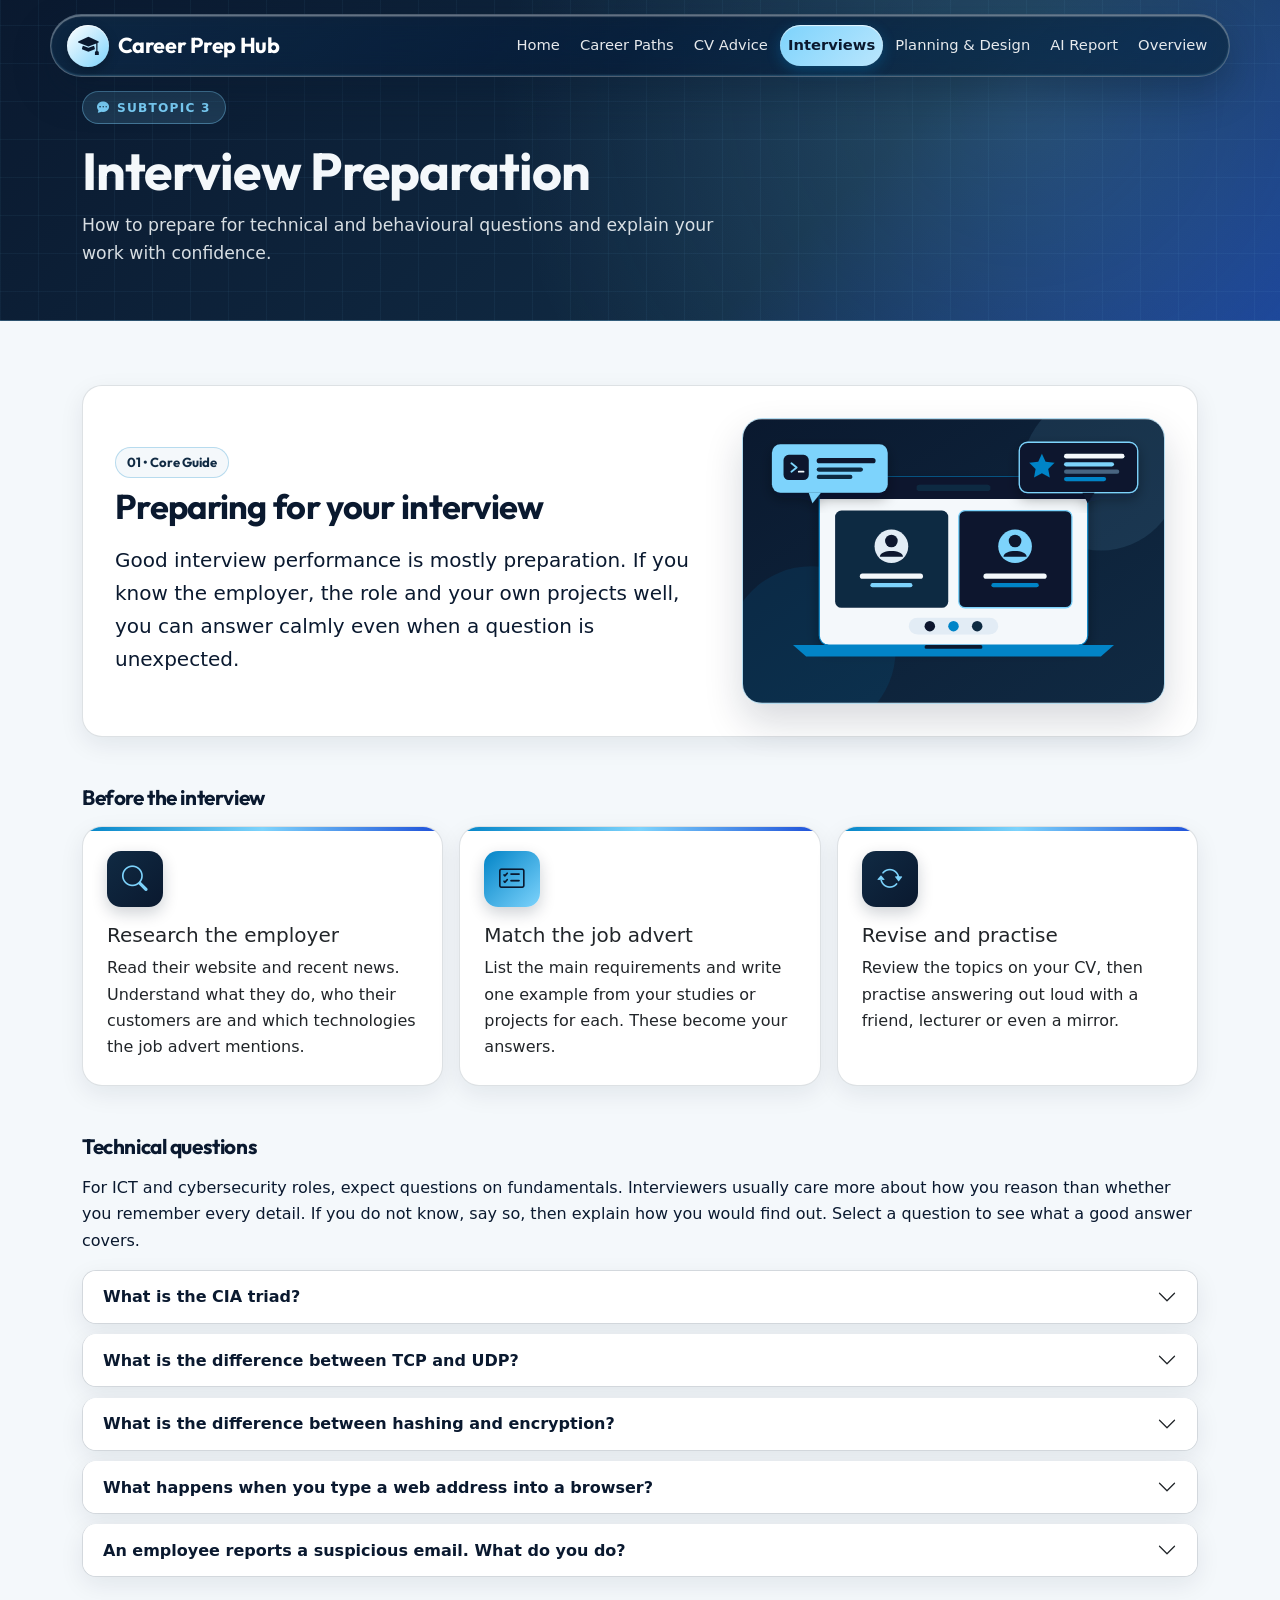
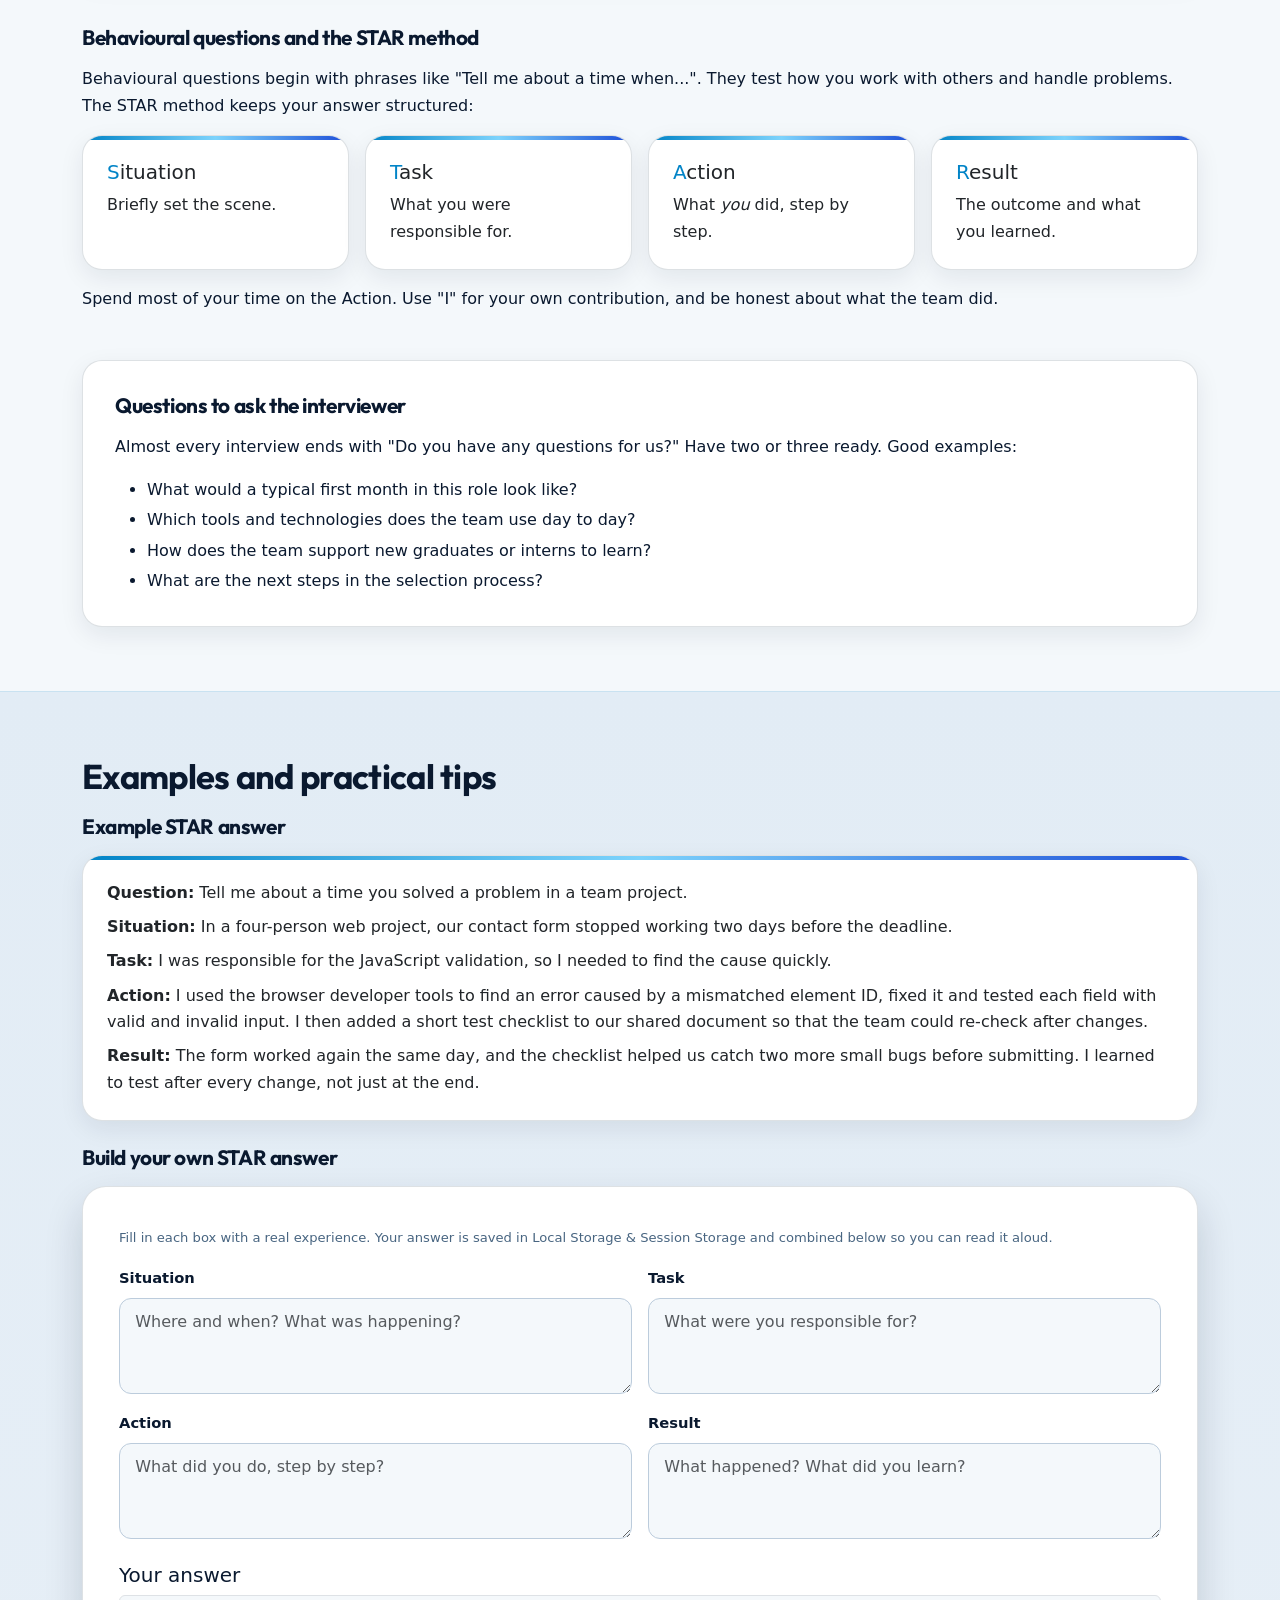
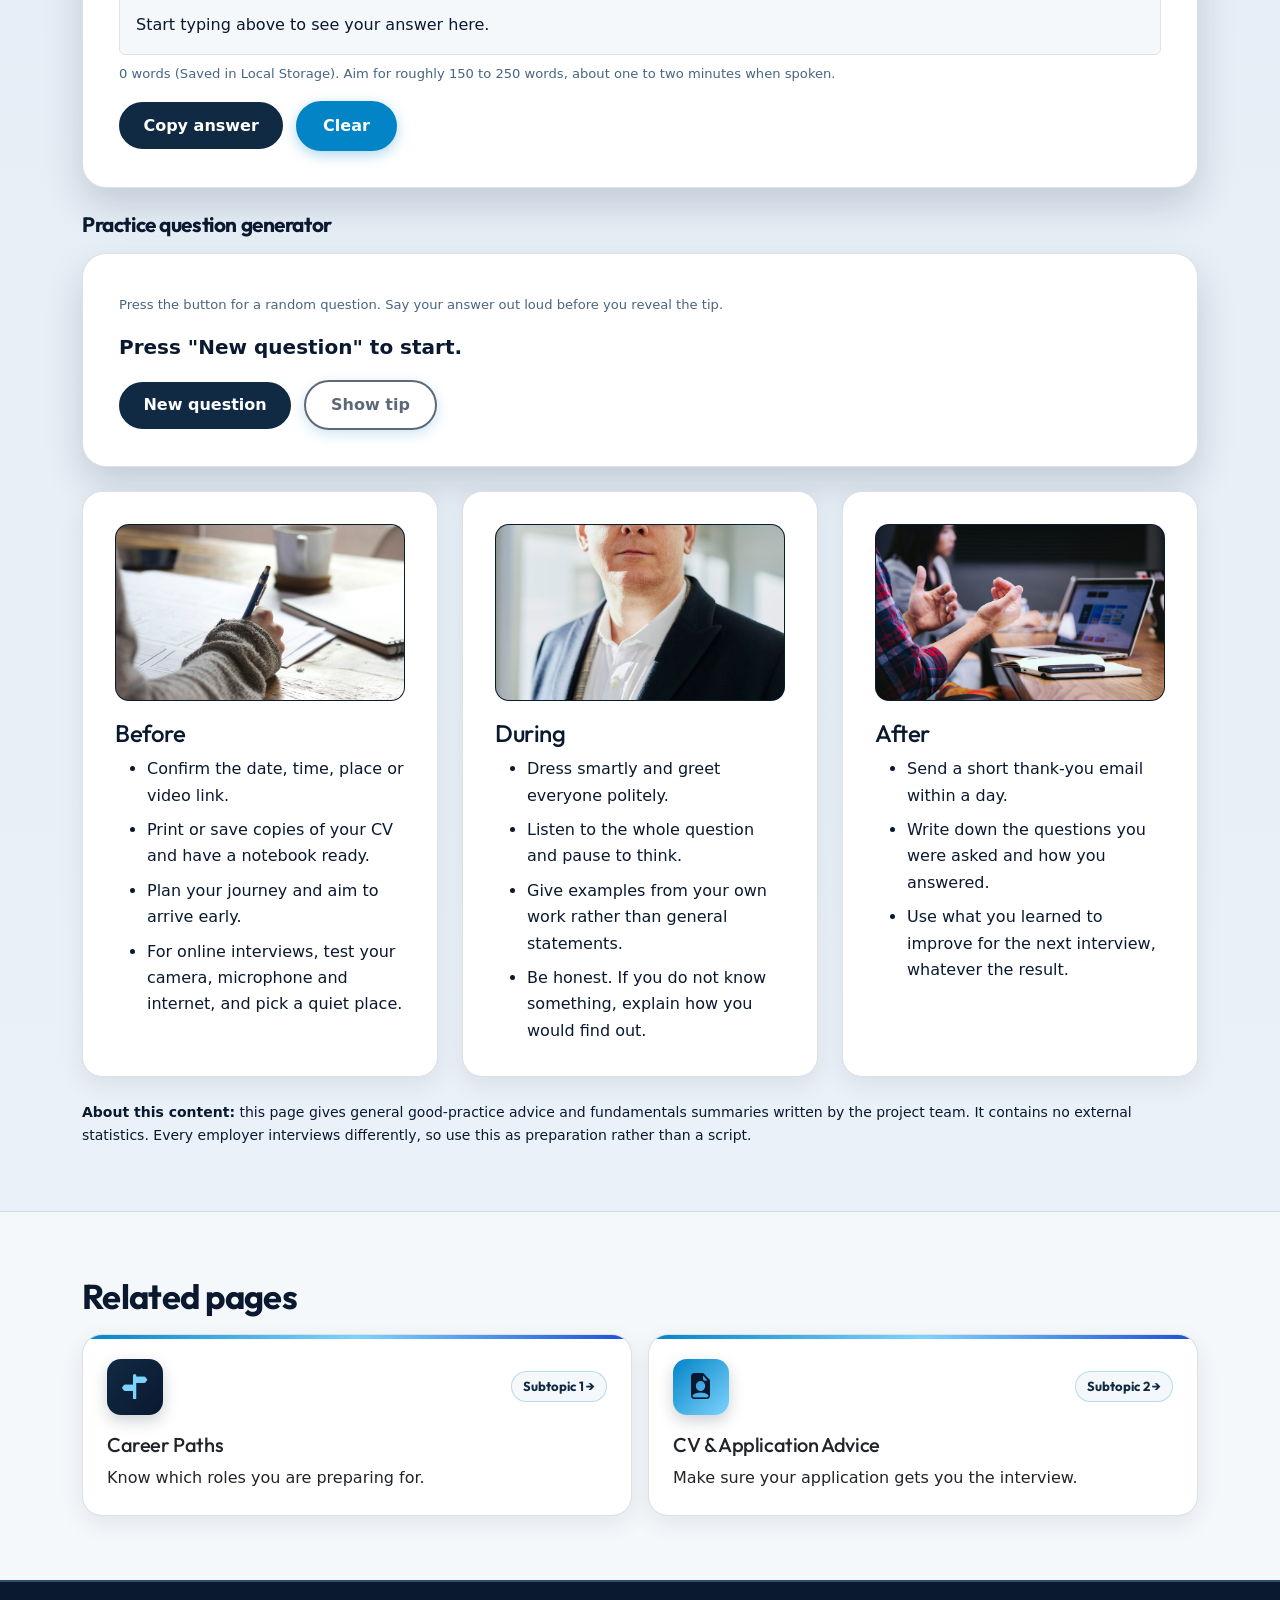
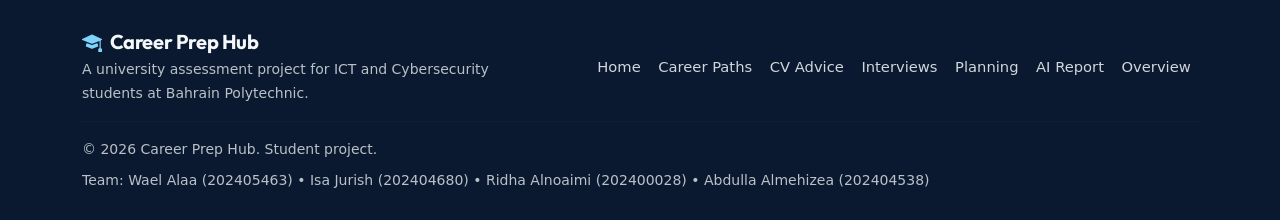
<file: subtopic3.html>
﻿<!DOCTYPE html>
<html lang="en">
<head>
  <meta charset="UTF-8">
  <meta name="viewport" content="width=device-width, initial-scale=1">
  <title>Interview Preparation | Career Prep Hub</title>
  <meta name="description" content="Interview preparation for ICT and Cybersecurity students.">
  <link rel="preconnect" href="https://fonts.googleapis.com">
  <link rel="preconnect" href="https://fonts.gstatic.com" crossorigin>
  <link href="https://fonts.googleapis.com/css2?family=Outfit:wght@600;700&display=swap" rel="stylesheet">
  <link href="https://cdn.jsdelivr.net/npm/bootstrap@5.3.3/dist/css/bootstrap.min.css" rel="stylesheet">
  <link href="https://cdn.jsdelivr.net/npm/bootstrap-icons@1.11.3/font/bootstrap-icons.min.css" rel="stylesheet">
  <link rel="icon" type="image/svg+xml" href="images/favicon.svg">
  <link href="css/style.css" rel="stylesheet">
</head>
<body>
  <a class="skip-link" href="#main">Skip to main content</a>

  <header>
    <nav class="navbar navbar-expand-lg site-nav" aria-label="Main navigation">
      <div class="container">
        <a class="navbar-brand" href="home.html"><i class="bi bi-mortarboard-fill me-2"></i>Career Prep Hub</a>
        <button class="navbar-toggler" type="button" data-bs-toggle="collapse" data-bs-target="#mainNav" aria-controls="mainNav" aria-expanded="false" aria-label="Toggle navigation">
          <span class="navbar-toggler-icon"></span>
        </button>
        <div class="collapse navbar-collapse" id="mainNav">
          <ul class="navbar-nav ms-auto">
            <li class="nav-item"><a class="nav-link" href="home.html">Home</a></li>
            <li class="nav-item"><a class="nav-link" href="subtopic1.html">Career Paths</a></li>
            <li class="nav-item"><a class="nav-link" href="subtopic2.html">CV Advice</a></li>
            <li class="nav-item"><a class="nav-link active" aria-current="page" href="subtopic3.html">Interviews</a></li>
            <li class="nav-item"><a class="nav-link" href="planning-design.html">Planning &amp; Design</a></li>
            <li class="nav-item"><a class="nav-link" href="reflection-ai-report.html">AI Report</a></li>
            <li class="nav-item"><a class="nav-link" href="overview.html">Overview</a></li>
          </ul>
        </div>
      </div>
    </nav>
  </header>

  <div class="page-header">
    <div class="container">
      <p class="eyebrow"><i class="bi bi-chat-dots-fill"></i> Subtopic 3</p>
      <h1>Interview Preparation</h1>
      <p>How to prepare for technical and behavioural questions and explain your work with confidence.</p>
    </div>
  </div>

  <main id="main">
    <!-- Main content -->
    <section aria-labelledby="s3-title">
      <div class="container">
        <div class="bento-panel mb-5">
          <div class="row align-items-center g-4">
            <div class="col-lg-7">
              <span class="step-badge mb-2 d-inline-block">01 &bull; Core Guide</span>
              <h2 id="s3-title" class="mb-3">Preparing for your interview</h2>
              <p class="lead mb-0">Good interview performance is mostly preparation. If you know the employer, the role and your own projects well, you can answer calmly even when a question is unexpected.</p>
            </div>
            <div class="col-lg-5">
              <figure class="mb-0">
                <img src="images/interview-prep.svg" alt="Illustration of a student preparing for a technical and behavioural job interview" class="img-fluid feature-img">
              </figure>
            </div>
          </div>
        </div>

        <h3 class="mt-4 mb-3">Before the interview</h3>
        <div class="row g-3">
          <div class="col-12 col-md-6 col-lg-4">
            <article class="card info-card"><div class="card-body p-4">
              <span class="card-icon" aria-hidden="true"><i class="bi bi-search"></i></span>
              <h4 class="h5">Research the employer</h4>
              <p class="mb-0">Read their website and recent news. Understand what they do, who their customers are and which technologies the job advert mentions.</p>
            </div></article>
          </div>
          <div class="col-12 col-md-6 col-lg-4">
            <article class="card info-card"><div class="card-body p-4">
              <span class="card-icon clay" aria-hidden="true"><i class="bi bi-card-checklist"></i></span>
              <h4 class="h5">Match the job advert</h4>
              <p class="mb-0">List the main requirements and write one example from your studies or projects for each. These become your answers.</p>
            </div></article>
          </div>
          <div class="col-12 col-md-6 col-lg-4">
            <article class="card info-card"><div class="card-body p-4">
              <span class="card-icon" aria-hidden="true"><i class="bi bi-arrow-repeat"></i></span>
              <h4 class="h5">Revise and practise</h4>
              <p class="mb-0">Review the topics on your CV, then practise answering out loud with a friend, lecturer or even a mirror.</p>
            </div></article>
          </div>
        </div>

        <h3 class="mt-5 mb-3">Technical questions</h3>
        <p>For ICT and cybersecurity roles, expect questions on fundamentals. Interviewers usually care more about how you reason than whether you remember every detail. If you do not know, say so, then explain how you would find out. Select a question to see what a good answer covers.</p>

        <div class="accordion" id="techAccordion">
          <div class="accordion-item">
            <h4 class="accordion-header"><button class="accordion-button collapsed" type="button" data-bs-toggle="collapse" data-bs-target="#t1" aria-expanded="false" aria-controls="t1">What is the CIA triad?</button></h4>
            <div id="t1" class="accordion-collapse collapse" data-bs-parent="#techAccordion"><div class="accordion-body">Confidentiality (only authorised people can see data), integrity (data is accurate and not changed without permission) and availability (systems and data can be used when needed). A strong answer gives one example of each, such as encryption, hashing or backups.</div></div>
          </div>
          <div class="accordion-item">
            <h4 class="accordion-header"><button class="accordion-button collapsed" type="button" data-bs-toggle="collapse" data-bs-target="#t2" aria-expanded="false" aria-controls="t2">What is the difference between TCP and UDP?</button></h4>
            <div id="t2" class="accordion-collapse collapse" data-bs-parent="#techAccordion"><div class="accordion-body">TCP is connection-oriented and reliable: it sets up a connection, confirms delivery and keeps data in order. UDP is connectionless and faster with less overhead, but gives no delivery guarantee. Mention a use for each, for example web browsing for TCP and live video or voice for UDP.</div></div>
          </div>
          <div class="accordion-item">
            <h4 class="accordion-header"><button class="accordion-button collapsed" type="button" data-bs-toggle="collapse" data-bs-target="#t3" aria-expanded="false" aria-controls="t3">What is the difference between hashing and encryption?</button></h4>
            <div id="t3" class="accordion-collapse collapse" data-bs-parent="#techAccordion"><div class="accordion-body">Encryption is two-way: data is scrambled with a key and can be turned back into the original. Hashing is one-way: it produces a fixed-length fingerprint that cannot be reversed. Hashing suits password storage and integrity checks, while encryption suits protecting data in transit or at rest.</div></div>
          </div>
          <div class="accordion-item">
            <h4 class="accordion-header"><button class="accordion-button collapsed" type="button" data-bs-toggle="collapse" data-bs-target="#t4" aria-expanded="false" aria-controls="t4">What happens when you type a web address into a browser?</button></h4>
            <div id="t4" class="accordion-collapse collapse" data-bs-parent="#techAccordion"><div class="accordion-body">Walk through it in order: the browser asks DNS to turn the name into an IP address, opens a connection to the server (with TLS for HTTPS), sends an HTTP request, receives the response and renders the page. Showing the steps in order matters more than naming every protocol.</div></div>
          </div>
          <div class="accordion-item">
            <h4 class="accordion-header"><button class="accordion-button collapsed" type="button" data-bs-toggle="collapse" data-bs-target="#t5" aria-expanded="false" aria-controls="t5">An employee reports a suspicious email. What do you do?</button></h4>
            <div id="t5" class="accordion-collapse collapse" data-bs-parent="#techAccordion"><div class="accordion-body">Tell them not to click links or open attachments, and ask for the email to be forwarded or reported through the proper channel. Check the sender, links and headers, then follow the organisation's incident process: record it, block or remove the message if confirmed malicious and check whether anyone else received it or clicked.</div></div>
          </div>
        </div>

        <h3 class="mt-5 mb-3">Behavioural questions and the STAR method</h3>
        <p>Behavioural questions begin with phrases like "Tell me about a time when...". They test how you work with others and handle problems. The STAR method keeps your answer structured:</p>
        <div class="row g-3 mb-3">
          <div class="col-6 col-lg-3"><div class="card info-card"><div class="card-body p-4"><h4 class="h5"><span style="color:var(--clay)">S</span>ituation</h4><p class="mb-0">Briefly set the scene.</p></div></div></div>
          <div class="col-6 col-lg-3"><div class="card info-card"><div class="card-body p-4"><h4 class="h5"><span style="color:var(--clay)">T</span>ask</h4><p class="mb-0">What you were responsible for.</p></div></div></div>
          <div class="col-6 col-lg-3"><div class="card info-card"><div class="card-body p-4"><h4 class="h5"><span style="color:var(--clay)">A</span>ction</h4><p class="mb-0">What <em>you</em> did, step by step.</p></div></div></div>
          <div class="col-6 col-lg-3"><div class="card info-card"><div class="card-body p-4"><h4 class="h5"><span style="color:var(--clay)">R</span>esult</h4><p class="mb-0">The outcome and what you learned.</p></div></div></div>
        </div>
        <p class="mb-0">Spend most of your time on the Action. Use "I" for your own contribution, and be honest about what the team did.</p>

        <div class="bento-panel mt-5">
          <h3 class="mb-3">Questions to ask the interviewer</h3>
          <p>Almost every interview ends with "Do you have any questions for us?" Have two or three ready. Good examples:</p>
          <ul class="mb-0">
            <li class="mb-1">What would a typical first month in this role look like?</li>
            <li class="mb-1">Which tools and technologies does the team use day to day?</li>
            <li class="mb-1">How does the team support new graduates or interns to learn?</li>
            <li>What are the next steps in the selection process?</li>
          </ul>
        </div>
      </div>
    </section>

    <!-- Examples and practical tips -->
    <section class="section-alt" aria-labelledby="s3-tips">
      <div class="container">
        <h2 id="s3-tips" class="mb-3">Examples and practical tips</h2>

        <h3 class="mb-3">Example STAR answer</h3>
        <div class="card info-card mb-4"><div class="card-body p-4">
          <p class="mb-2"><strong>Question:</strong> Tell me about a time you solved a problem in a team project.</p>
          <p class="mb-2"><strong>Situation:</strong> In a four-person web project, our contact form stopped working two days before the deadline.</p>
          <p class="mb-2"><strong>Task:</strong> I was responsible for the JavaScript validation, so I needed to find the cause quickly.</p>
          <p class="mb-2"><strong>Action:</strong> I used the browser developer tools to find an error caused by a mismatched element ID, fixed it and tested each field with valid and invalid input. I then added a short test checklist to our shared document so that the team could re-check after changes.</p>
          <p class="mb-0"><strong>Result:</strong> The form worked again the same day, and the checklist helped us catch two more small bugs before submitting. I learned to test after every change, not just at the end.</p>
        </div></div>

        <h3 class="mb-3">Build your own STAR answer</h3>
        <div class="form-panel mb-4">
          <p class="field-hint">Fill in each box with a real experience. Your answer is saved in Local Storage &amp; Session Storage and combined below so you can read it aloud.</p>
          <div class="row g-3">
            <div class="col-md-6">
              <label for="starS" class="form-label">Situation</label>
              <textarea class="form-control star-input" id="starS" rows="3" placeholder="Where and when? What was happening?"></textarea>
            </div>
            <div class="col-md-6">
              <label for="starT" class="form-label">Task</label>
              <textarea class="form-control star-input" id="starT" rows="3" placeholder="What were you responsible for?"></textarea>
            </div>
            <div class="col-md-6">
              <label for="starA" class="form-label">Action</label>
              <textarea class="form-control star-input" id="starA" rows="3" placeholder="What did you do, step by step?"></textarea>
            </div>
            <div class="col-md-6">
              <label for="starR" class="form-label">Result</label>
              <textarea class="form-control star-input" id="starR" rows="3" placeholder="What happened? What did you learn?"></textarea>
            </div>
          </div>
          <h4 class="h5 mt-4">Your answer</h4>
          <p id="starPreview" class="p-3 border rounded mb-2" style="background:var(--sand)" aria-live="polite">Start typing above to see your answer here.</p>
          <p id="starCount" class="field-hint mb-3">0 words. Aim for roughly 150 to 250 words, about one to two minutes when spoken.</p>
          <button type="button" class="btn btn-blue me-2" id="starCopy">Copy answer</button>
          <button type="button" class="btn btn-clay" id="starClear">Clear</button>
          <span id="starMsg" class="ms-2 fw-semibold" role="status" aria-live="polite"></span>
        </div>

        <h3 class="mb-3">Practice question generator</h3>
        <div class="form-panel mb-4">
          <p class="field-hint">Press the button for a random question. Say your answer out loud before you reveal the tip.</p>
          <p id="practiceQ" class="fs-5 fw-semibold" aria-live="polite">Press "New question" to start.</p>
          <p id="practiceTip" class="d-none"></p>
          <button type="button" class="btn btn-blue me-2" id="practiceNew">New question</button>
          <button type="button" class="btn btn-clay" id="practiceReveal" disabled>Show tip</button>
        </div>

        <div class="row g-4">
          <div class="col-md-4">
            <div class="bento-panel">
              <div class="panel-banner-wrap">
                <img src="images/interview-before.jpg" alt="Notebook, pen and laptop prepared before an interview" class="panel-banner-img" loading="lazy">
              </div>
              <h3 class="h4">Before</h3>
              <ul class="mb-0">
                <li class="mb-2">Confirm the date, time, place or video link.</li>
                <li class="mb-2">Print or save copies of your CV and have a notebook ready.</li>
                <li class="mb-2">Plan your journey and aim to arrive early.</li>
                <li>For online interviews, test your camera, microphone and internet, and pick a quiet place.</li>
              </ul>
            </div>
          </div>
          <div class="col-md-4">
            <div class="bento-panel">
              <div class="panel-banner-wrap">
                <img src="images/interview-during.jpg" alt="Professional candidate speaking confidently during an interview" class="panel-banner-img" loading="lazy">
              </div>
              <h3 class="h4">During</h3>
              <ul class="mb-0">
                <li class="mb-2">Dress smartly and greet everyone politely.</li>
                <li class="mb-2">Listen to the whole question and pause to think.</li>
                <li class="mb-2">Give examples from your own work rather than general statements.</li>
                <li>Be honest. If you do not know something, explain how you would find out.</li>
              </ul>
            </div>
          </div>
          <div class="col-md-4">
            <div class="bento-panel">
              <div class="panel-banner-wrap">
                <img src="images/interview-after.jpg" alt="Graduate reviewing interview notes and sending a follow-up message" class="panel-banner-img" loading="lazy">
              </div>
              <h3 class="h4">After</h3>
              <ul class="mb-0">
                <li class="mb-2">Send a short thank-you email within a day.</li>
                <li class="mb-2">Write down the questions you were asked and how you answered.</li>
                <li>Use what you learned to improve for the next interview, whatever the result.</li>
              </ul>
            </div>
          </div>
        </div>

        <p class="small mt-4 mb-0"><strong>About this content:</strong> this page gives general good-practice advice and fundamentals summaries written by the project team. It contains no external statistics. Every employer interviews differently, so use this as preparation rather than a script.</p>
      </div>
    </section>

    <!-- Related links -->
    <section aria-labelledby="s3-related">
      <div class="container">
        <h2 id="s3-related" class="mb-3">Related pages</h2>
        <div class="row g-3">
          <div class="col-12 col-md-6">
            <a class="card info-card text-decoration-none" href="subtopic1.html">
              <div class="card-body p-4">
                <div class="card-top-row">
                  <span class="card-icon"><i class="bi bi-signpost-split-fill"></i></span>
                  <span class="step-badge">Subtopic 1 &rarr;</span>
                </div>
                <h3 class="h5">Career Paths</h3>
                <p class="mb-0">Know which roles you are preparing for.</p>
              </div>
            </a>
          </div>
          <div class="col-12 col-md-6">
            <a class="card info-card text-decoration-none" href="subtopic2.html">
              <div class="card-body p-4">
                <div class="card-top-row">
                  <span class="card-icon clay"><i class="bi bi-file-earmark-person-fill"></i></span>
                  <span class="step-badge">Subtopic 2 &rarr;</span>
                </div>
                <h3 class="h5">CV &amp; Application Advice</h3>
                <p class="mb-0">Make sure your application gets you the interview.</p>
              </div>
            </a>
          </div>
        </div>
      </div>
    </section>
  </main>
  <footer class="site-footer">
    <div class="container">
      <div class="row g-3 align-items-center">
        <div class="col-lg-5">
          <p class="display-font h5 mb-1"><i class="bi bi-mortarboard-fill me-2" style="color:var(--peach)"></i>Career Prep Hub</p>
          <p class="mb-0 small opacity-75">A university assessment project for ICT and Cybersecurity students at Bahrain Polytechnic.</p>
        </div>
        <div class="col-lg-7 text-lg-end">
          <ul class="list-inline mb-0">
            <li class="list-inline-item"><a href="home.html">Home</a></li>
            <li class="list-inline-item"><a href="subtopic1.html">Career Paths</a></li>
            <li class="list-inline-item"><a href="subtopic2.html">CV Advice</a></li>
            <li class="list-inline-item"><a href="subtopic3.html">Interviews</a></li>
            <li class="list-inline-item"><a href="planning-design.html">Planning</a></li>
            <li class="list-inline-item"><a href="reflection-ai-report.html">AI Report</a></li>
            <li class="list-inline-item"><a href="overview.html">Overview</a></li>
          </ul>
        </div>
      </div>
      <hr class="border-secondary border-opacity-25 my-3">
      <div class="d-flex flex-wrap justify-content-between align-items-center gap-2 small opacity-75">
        <p class="mb-0">&copy; <span class="js-year">2026</span> Career Prep Hub. Student project.</p>
        <p class="mb-0">Team: Wael Alaa (202405463) &bull; Isa Jurish (202404680) &bull; Ridha Alnoaimi (202400028) &bull; Abdulla Almehizea (202404538)</p>
      </div>
    </div>
  </footer>

  <script src="https://cdn.jsdelivr.net/npm/bootstrap@5.3.3/dist/js/bootstrap.bundle.min.js"></script>
  <script src="js/main.js"></script>
  <script src="js/subtopic3.js"></script>
</body>
</html>
</file>
<file: css/style.css>
/* ==========================================================
   Career Prep Hub - Polytechnic Navy & Cyan Theme + Liquid Glass Nav
   Palette: #F4F8FB #0A192F #102A43 #0284C7 #7DD3FC #1D4ED8
   ========================================================== */
:root {
  --sand: #F4F8FB;
  --sand-dark: #E2ECF5;
  --ink: #0A192F;
  --teal: #102A43;
  --blue: #1D4ED8;
  --clay: #0284C7;
  --peach: #7DD3FC;
  --white: #FFFFFF;
  --shadow: 0 8px 24px rgba(10, 25, 47, 0.08);
  --shadow-hover: 0 18px 38px rgba(10, 25, 47, 0.16);
  --radius: 20px;
  --font-title: "Outfit", system-ui, -apple-system, "Segoe UI", sans-serif;
  --font-body: system-ui, -apple-system, "Segoe UI", Roboto, Arial, sans-serif;
}

html { scroll-behavior: smooth; }

body {
  background: var(--sand);
  color: var(--ink);
  font-family: var(--font-body);
  font-size: 1rem;
  line-height: 1.65;
}

/* Typography: geometric display font for headings */
h1, h2, h3, .navbar-brand, .display-font {
  font-family: var(--font-title);
  font-weight: 700;
  line-height: 1.2;
  letter-spacing: -0.02em;
}
h1 { font-size: clamp(2.15rem, 5vw, 3.25rem); }
h2 { font-size: clamp(1.6rem, 3.5vw, 2.15rem); }
h3 { font-size: 1.3rem; }
h4, h5, h6 { font-family: var(--font-body); font-weight: 700; }

a { color: var(--clay); text-decoration-color: var(--peach); transition: all .2s ease; }
a:hover { color: var(--ink); }

/* Skip link and focus */
.skip-link {
  position: absolute; left: -999px; top: 0;
  background: var(--ink); color: var(--sand); padding: .5rem 1rem; z-index: 2000;
}
.skip-link:focus { left: 0; color: var(--sand); }
:focus-visible { outline: 3px solid var(--clay); outline-offset: 2px; }

/* ==========================================================
   Floating Capsule Navbar with Liquid Glass Effect
   ========================================================== */
header {
  position: sticky;
  top: 14px;
  z-index: 1030;
  padding: 0 1rem;
  margin-bottom: -76px;
  pointer-events: none;
}
.site-nav {
  pointer-events: auto;
  max-width: 1180px;
  margin: 0 auto;
  padding: .45rem .6rem;
  border-radius: 999px;
  /* Liquid glass multi-layer surface */
  background: linear-gradient(
    135deg,
    rgba(16, 42, 67, 0.76) 0%,
    rgba(10, 25, 47, 0.68) 50%,
    rgba(16, 42, 67, 0.80) 100%
  );
  backdrop-filter: blur(22px) saturate(180%);
  -webkit-backdrop-filter: blur(22px) saturate(180%);
  border: 1px solid rgba(255, 255, 255, 0.28);
  box-shadow:
    0 16px 36px rgba(10, 25, 47, 0.34),
    inset 0 1.5px 1px rgba(255, 255, 255, 0.38),
    inset 0 -1px 2px rgba(125, 211, 252, 0.25);
}
.site-nav > .container {
  max-width: 100%;
  padding-left: .25rem;
  padding-right: .25rem;
}
.site-nav .navbar-brand {
  color: var(--white);
  font-size: 1.35rem;
  display: inline-flex;
  align-items: center;
  gap: .55rem;
  padding: .15rem .5rem .15rem .15rem;
  margin-right: .75rem;
}
.site-nav .navbar-brand:hover,
.site-nav .navbar-brand:focus-visible { color: var(--peach); }
/* Circular left badge icon */
.site-nav .navbar-brand i {
  font-size: 1.3rem;
  color: var(--ink);
  background: linear-gradient(135deg, var(--white) 0%, var(--peach) 100%);
  width: 42px;
  height: 42px;
  border-radius: 50%;
  display: inline-flex;
  align-items: center;
  justify-content: center;
  box-shadow: 0 4px 12px rgba(0, 0, 0, 0.22), inset 0 1px 1px rgba(255, 255, 255, 0.8);
  margin-right: 0 !important;
}
.site-nav .navbar-nav { gap: .25rem; align-items: center; }
.site-nav .nav-link {
  color: rgba(255, 255, 255, 0.90);
  padding: .5rem .95rem;
  border-radius: 999px;
  font-size: .92rem;
  font-weight: 500;
  transition: all .2s ease;
}
.site-nav .nav-link:hover {
  background: rgba(255, 255, 255, 0.14);
  color: var(--white);
}
/* Active pill inside the capsule */
.site-nav .nav-link.active {
  background: linear-gradient(135deg, var(--peach) 0%, #BAE6FD 100%);
  color: var(--ink);
  font-weight: 700;
  box-shadow: 0 4px 14px rgba(2, 132, 199, 0.32), inset 0 1px 1px rgba(255, 255, 255, 0.75);
}
.site-nav .navbar-toggler {
  border-color: rgba(255, 255, 255, .45);
  border-radius: 999px;
  padding: .4rem .7rem;
}
.site-nav .navbar-toggler-icon { filter: invert(1); }

/* Pill & Bento Buttons */
.btn-clay {
  --bs-btn-color: var(--white);
  --bs-btn-bg: var(--clay);
  --bs-btn-border-color: var(--clay);
  --bs-btn-hover-color: var(--ink);
  --bs-btn-hover-bg: var(--peach);
  --bs-btn-hover-border-color: var(--peach);
  --bs-btn-active-color: var(--ink);
  --bs-btn-active-bg: var(--peach);
  --bs-btn-active-border-color: var(--peach);
  background: var(--clay); color: var(--white); border: 2px solid var(--clay);
  font-weight: 600; border-radius: 999px; padding: .68rem 1.55rem;
  box-shadow: 0 4px 14px rgba(2, 132, 199, 0.32);
  transition: transform .2s ease, box-shadow .2s ease, background-color .2s ease;
}
.btn-clay:hover,
.btn-clay:focus-visible,
.btn-clay:active {
  background: var(--peach); border-color: var(--peach); color: var(--ink);
  transform: translateY(-2px);
  box-shadow: 0 8px 20px rgba(2, 132, 199, 0.42);
}

.btn-blue {
  --bs-btn-color: var(--white);
  --bs-btn-bg: var(--teal);
  --bs-btn-border-color: var(--teal);
  --bs-btn-hover-color: var(--white);
  --bs-btn-hover-bg: var(--clay);
  --bs-btn-hover-border-color: var(--clay);
  --bs-btn-active-color: var(--white);
  --bs-btn-active-bg: var(--clay);
  --bs-btn-active-border-color: var(--clay);
  background: var(--teal); color: var(--white); border: 2px solid var(--teal);
  font-weight: 600; border-radius: 999px; padding: .6rem 1.4rem;
  transition: transform .2s ease, box-shadow .2s ease, background-color .2s ease;
}
.btn-blue:hover,
.btn-blue:focus-visible,
.btn-blue:active {
  background: var(--clay); border-color: var(--clay); color: var(--white);
  transform: translateY(-2px);
}

.btn-outline-sand {
  --bs-btn-color: var(--sand);
  --bs-btn-bg: rgba(244, 248, 251, 0.08);
  --bs-btn-border-color: rgba(125, 211, 252, 0.55);
  --bs-btn-hover-color: var(--ink);
  --bs-btn-hover-bg: var(--peach);
  --bs-btn-hover-border-color: var(--peach);
  --bs-btn-active-color: var(--ink);
  --bs-btn-active-bg: var(--peach);
  --bs-btn-active-border-color: var(--peach);
  background: rgba(244, 248, 251, 0.08);
  color: var(--sand); border: 2px solid rgba(125, 211, 252, 0.55); border-radius: 999px;
  font-weight: 600; padding: .68rem 1.55rem;
  backdrop-filter: blur(8px);
}
.btn-outline-sand:hover,
.btn-outline-sand:focus-visible,
.btn-outline-sand:active { background: var(--peach); border-color: var(--peach); color: var(--ink); }

/* Polytechnic Navy Hero & Page Headers (padded top for floating capsule navbar) */
.hero {
  background-color: var(--teal);
  background-image:
    radial-gradient(circle at 18% 20%, rgba(125, 211, 252, 0.22) 0%, transparent 45%),
    radial-gradient(circle at 85% 75%, rgba(2, 132, 199, 0.20) 0%, transparent 45%),
    linear-gradient(rgba(125, 211, 252, 0.05) 1px, transparent 1px),
    linear-gradient(90deg, rgba(125, 211, 252, 0.05) 1px, transparent 1px),
    linear-gradient(135deg, var(--ink) 0%, var(--teal) 60%, var(--blue) 130%);
  background-size: 100% 100%, 100% 100%, 38px 38px, 38px 38px, 100% 100%;
  color: var(--sand);
  padding: 7.75rem 0 5rem;
  position: relative;
  overflow: hidden;
}
.hero .lead { color: rgba(244, 248, 251, 0.90); max-width: 38rem; font-size: 1.15rem; }
.hero-icon-panel {
  background: rgba(255, 255, 255, 0.08);
  backdrop-filter: blur(16px);
  -webkit-backdrop-filter: blur(16px);
  border: 1.5px solid rgba(125, 211, 252, 0.38);
  border-radius: calc(var(--radius) + 4px);
  padding: 1.25rem;
  text-align: center;
  box-shadow: 0 20px 50px rgba(7, 17, 33, 0.45);
}
.hero-icon-panel i { font-size: 5rem; color: var(--peach); }
.hero-chips {
  display: flex;
  flex-wrap: wrap;
  justify-content: center;
  gap: .5rem;
  margin-top: 1rem;
}
.stat-chip {
  display: inline-flex;
  align-items: center;
  gap: .35rem;
  background: rgba(10, 25, 47, 0.78);
  border: 1px solid rgba(125, 211, 252, 0.4);
  color: var(--sand);
  font-size: .82rem;
  font-weight: 600;
  padding: .35rem .85rem;
  border-radius: 999px;
}
.stat-chip i { font-size: .95rem !important; color: var(--peach); }

.hero-img {
  width: 100%;
  max-height: 300px;
  object-fit: cover;
  border-radius: calc(var(--radius) - 4px);
}
.feature-img {
  width: 100%;
  max-height: 340px;
  object-fit: cover;
  border-radius: var(--radius);
  box-shadow: var(--shadow-hover);
  border: 1.5px solid rgba(2, 132, 199, 0.3);
}
.eyebrow {
  display: inline-flex;
  align-items: center;
  gap: .4rem;
  text-transform: uppercase;
  letter-spacing: .1em;
  font-size: .76rem;
  font-weight: 700;
  color: var(--peach);
  background: rgba(125, 211, 252, 0.15);
  border: 1px solid rgba(125, 211, 252, 0.4);
  padding: .35rem .9rem;
  border-radius: 999px;
  margin-bottom: 1rem;
}
main section:not(.cta) .bento-panel:not(.dark) .eyebrow,
main section:not(.cta) > .container > div > .eyebrow {
  color: var(--clay);
  background: rgba(2, 132, 199, 0.10);
  border-color: rgba(2, 132, 199, 0.25);
}

/* Page header for subpages */
.page-header {
  background-color: var(--teal);
  background-image:
    radial-gradient(circle at 80% 30%, rgba(125, 211, 252, 0.20) 0%, transparent 50%),
    linear-gradient(rgba(125, 211, 252, 0.05) 1px, transparent 1px),
    linear-gradient(90deg, rgba(125, 211, 252, 0.05) 1px, transparent 1px),
    linear-gradient(135deg, var(--ink) 0%, var(--teal) 65%, var(--blue) 130%);
  background-size: 100% 100%, 38px 38px, 38px 38px, 100% 100%;
  color: var(--sand);
  padding: 6.5rem 0 3.25rem;
  border-bottom: 1px solid rgba(125, 211, 252, 0.3);
}
.page-header p:not(.eyebrow) { max-width: 42rem; margin-bottom: 0; color: rgba(244, 248, 251, 0.88); font-size: 1.08rem; }

/* Sections */
section { padding: 4rem 0; }
.section-alt {
  background: linear-gradient(180deg, var(--sand-dark) 0%, #EAF1F8 100%);
  border-top: 1px solid rgba(2, 132, 199, 0.14);
  border-bottom: 1px solid rgba(2, 132, 199, 0.14);
}

/* Bento Educational Carousel */
.bento-carousel {
  border-radius: calc(var(--radius) + 4px);
  overflow: hidden;
  box-shadow: var(--shadow-hover);
  border: 2px solid rgba(2, 132, 199, 0.38);
  background: var(--ink);
}
.bento-carousel .carousel-item {
  height: 440px;
  position: relative;
}
.bento-carousel .carousel-item img {
  width: 100%;
  height: 100%;
  object-fit: cover;
  filter: brightness(0.65) contrast(1.04);
}
.carousel-glass-caption {
  position: absolute;
  left: 2.5rem;
  right: 2.5rem;
  bottom: 2.75rem;
  max-width: 640px;
  background: linear-gradient(135deg, rgba(16, 42, 67, 0.82) 0%, rgba(10, 25, 47, 0.88) 100%);
  backdrop-filter: blur(18px) saturate(160%);
  -webkit-backdrop-filter: blur(18px) saturate(160%);
  border: 1px solid rgba(125, 211, 252, 0.42);
  border-radius: 18px;
  padding: 1.5rem 1.75rem;
  color: var(--sand);
  text-align: left;
  box-shadow: 0 12px 32px rgba(7, 17, 33, 0.45), inset 0 1px 1px rgba(255, 255, 255, 0.25);
}
.carousel-glass-caption h3 {
  color: var(--white);
  font-size: clamp(1.25rem, 2.5vw, 1.65rem);
  margin-bottom: .4rem;
}
.carousel-glass-caption p {
  margin-bottom: 0;
  color: rgba(244, 248, 251, 0.92);
  font-size: .96rem;
}
.bento-carousel .carousel-indicators [data-bs-target] {
  width: 28px;
  height: 6px;
  border-radius: 999px;
  background-color: var(--peach);
  border: 0;
}
.bento-carousel .carousel-control-prev,
.bento-carousel .carousel-control-next {
  width: 56px;
  opacity: 0.92;
}
.carousel-nav-btn {
  width: 44px;
  height: 44px;
  border-radius: 50%;
  background: rgba(16, 42, 67, 0.78);
  backdrop-filter: blur(10px);
  border: 1px solid rgba(125, 211, 252, 0.45);
  display: inline-flex;
  align-items: center;
  justify-content: center;
  color: var(--peach);
  font-size: 1.25rem;
  transition: all .2s ease;
}
.bento-carousel .carousel-control-prev:hover .carousel-nav-btn,
.bento-carousel .carousel-control-next:hover .carousel-nav-btn {
  background: var(--clay);
  color: var(--white);
}

/* Bento Cards & Panels */
.bento-panel {
  background: var(--white);
  border: 1px solid rgba(16, 42, 67, 0.14);
  border-radius: var(--radius);
  padding: 2rem;
  box-shadow: var(--shadow);
  height: 100%;
}
.bento-panel.dark {
  background: linear-gradient(145deg, var(--ink) 0%, var(--teal) 75%, var(--blue) 135%);
  color: var(--sand);
  border-color: rgba(125, 211, 252, 0.35);
}
.framed-card-title {
  display: inline-flex;
  align-items: center;
  gap: .55rem;
  color: var(--white);
  background: rgba(125, 211, 252, 0.14);
  border: 1.5px solid rgba(125, 211, 252, 0.45);
  border-radius: 14px;
  padding: .6rem 1.1rem;
  box-shadow: inset 0 1px 1px rgba(255, 255, 255, 0.25), 0 6px 16px rgba(7, 17, 33, 0.25);
}
.framed-card-title i {
  color: var(--peach);
  font-size: 1.25rem;
}
.bento-mini-grid {
  display: grid;
  grid-template-columns: repeat(2, 1fr);
  gap: .85rem;
}
.bento-mini-item {
  background: var(--sand);
  border: 1px solid rgba(16, 42, 67, 0.12);
  border-radius: 14px;
  padding: 1rem;
}
.bento-mini-item i {
  font-size: 1.35rem;
  color: var(--clay);
  display: inline-block;
  margin-bottom: .35rem;
}

.topic-card, .info-card {
  background: var(--white);
  border: 1px solid rgba(16, 42, 67, 0.14);
  border-radius: var(--radius);
  box-shadow: var(--shadow);
  height: 100%;
  position: relative;
  overflow: hidden;
  transition: transform .25s ease, box-shadow .25s ease, border-color .25s ease;
}
.topic-card::before, .info-card::before {
  content: "";
  position: absolute;
  top: 0; left: 0; right: 0;
  height: 4px;
  background: linear-gradient(90deg, var(--clay), var(--peach), var(--blue));
}
.topic-card:hover, .info-card:hover {
  transform: translateY(-6px);
  box-shadow: var(--shadow-hover);
  border-color: var(--clay);
}
.card-top-row {
  display: flex;
  align-items: center;
  justify-content: space-between;
  margin-bottom: 1.15rem;
}
.step-badge {
  font-family: var(--font-title);
  font-size: .82rem;
  font-weight: 700;
  color: var(--teal);
  background: var(--sand);
  border: 1px solid rgba(2, 132, 199, 0.25);
  padding: .25rem .7rem;
  border-radius: 999px;
}
.card-icon {
  width: 56px; height: 56px; border-radius: 14px; display: inline-flex;
  align-items: center; justify-content: center; font-size: 1.6rem;
  background: linear-gradient(135deg, var(--teal), var(--ink));
  color: var(--peach);
  margin-bottom: 1rem;
  box-shadow: 0 6px 16px rgba(10, 25, 47, 0.2);
}
.card-top-row .card-icon { margin-bottom: 0; }
.card-icon.clay {
  background: linear-gradient(135deg, var(--clay), var(--peach));
  color: var(--ink);
}

/* Modern Floating CTA Banner */
.cta {
  background: linear-gradient(135deg, var(--ink) 0%, var(--teal) 55%, var(--blue) 125%);
  color: var(--sand);
  text-align: center;
  padding: 4rem 0;
  position: relative;
  border-top: 1px solid rgba(125, 211, 252, 0.3);
  border-bottom: 1px solid rgba(125, 211, 252, 0.3);
}
.cta h2 { color: var(--white); }

/* Split Registration Bento Panel */
.form-panel {
  background: var(--white);
  border: 1px solid rgba(16, 42, 67, 0.14);
  border-radius: calc(var(--radius) + 4px);
  box-shadow: var(--shadow-hover);
  padding: 2.25rem;
}
.register-split {
  background: var(--white);
  border: 1px solid rgba(16, 42, 67, 0.14);
  border-radius: calc(var(--radius) + 4px);
  box-shadow: var(--shadow-hover);
  overflow: hidden;
}
.register-aside {
  background:
    radial-gradient(circle at 20% 80%, rgba(125, 211, 252, 0.22) 0%, transparent 55%),
    linear-gradient(145deg, var(--ink) 0%, var(--teal) 70%, var(--blue) 125%);
  color: var(--sand);
  padding: 2.5rem;
  height: 100%;
  display: flex;
  flex-direction: column;
  justify-content: space-between;
}
.register-aside ul li {
  display: flex;
  align-items: flex-start;
  gap: .65rem;
  margin-bottom: .85rem;
  font-size: .95rem;
}
.register-aside ul li i {
  color: var(--peach);
  font-size: 1.1rem;
  margin-top: .1rem;
}
.register-main {
  padding: 2.5rem;
}
.form-label { font-weight: 600; font-size: .92rem; color: var(--ink); }
.form-control {
  background: var(--sand);
  border: 1.5px solid #BCCCDC;
  border-radius: 12px;
  padding: .68rem .95rem;
  transition: all .2s ease;
}
.form-control:focus {
  background: var(--white);
  border-color: var(--clay);
  box-shadow: 0 0 0 .25rem rgba(2, 132, 199, .25);
}
.invalid-feedback { font-size: .88rem; font-weight: 500; }
.field-hint { font-size: .82rem; color: #486581; margin-top: .25rem; }

/* Placeholders for content the student still has to write */
.todo {
  border: 2px dashed var(--clay);
  background: linear-gradient(135deg, rgba(125, 211, 252, 0.20), rgba(244, 248, 251, 0.7));
  border-radius: 16px;
  padding: 1.25rem 1.5rem;
  margin-bottom: 1rem;
}
.todo strong { color: var(--ink); }

/* Wireframes (planning-design page) */
.wire {
  background: var(--white); border: 2px solid var(--teal); border-radius: 14px;
  padding: .85rem; font-size: .8rem; color: var(--ink);
  box-shadow: var(--shadow);
}
.wire div { border: 1.5px dashed var(--clay); border-radius: 6px; padding: .4rem .6rem; margin-bottom: .4rem; text-align: center; background: var(--sand); }
.wire .nav-w { background: var(--teal); color: var(--sand); }
.wire .hero-w { padding: 1.4rem .6rem; background: var(--sand-dark); }
.wire .row-w { display: flex; gap: .4rem; border: 0; padding: 0; background: none; }
.wire .row-w span { flex: 1; border: 1.5px dashed var(--clay); border-radius: 6px; padding: .8rem .2rem; background: var(--sand); }
.wire.mobile { max-width: 220px; }

/* Swatches */
.swatch { height: 84px; border-radius: 14px; border: 2px solid var(--ink); box-shadow: var(--shadow); }

/* Tables */
.table-sand {
  --bs-table-bg: var(--white);
  border-radius: 14px;
  overflow: hidden;
  box-shadow: var(--shadow);
}
.table-sand thead th { background: var(--teal); color: var(--sand); font-family: var(--font-body); padding: .9rem 1rem; }
.table-sand td, .table-sand th { padding: .85rem 1rem; }

/* Footer */
.site-footer {
  background: var(--ink);
  color: var(--sand);
  padding: 3rem 0 1.75rem;
  border-top: 2px solid rgba(125, 211, 252, 0.3);
}
.site-footer .list-inline {
  display: flex;
  flex-wrap: wrap;
  justify-content: flex-end;
  gap: .2rem;
}
.site-footer .list-inline-item:not(:last-child) {
  margin-right: 0;
}
.site-footer a {
  color: rgba(244, 248, 251, 0.85);
  text-decoration: none;
  font-size: .92rem;
  padding: .25rem .45rem;
  border-radius: 6px;
  white-space: nowrap;
}
.site-footer a:hover { color: var(--peach); background: rgba(125, 211, 252, 0.12); }

/* Responsive tweaks */
@media (max-width: 991.98px) {
  .site-nav { border-radius: 26px; padding: .5rem .85rem; }
  .hero { padding: 6.75rem 0 3.5rem; }
  .page-header { padding: 6rem 0 2.75rem; }
  section { padding: 2.75rem 0; }
  .site-nav .navbar-nav { align-items: stretch; padding: .75rem 0 .25rem; }
  .site-footer .list-inline { justify-content: flex-start; }
}
@media (max-width: 575.98px) {
  .form-panel, .register-main, .register-aside { padding: 1.5rem; }
  .bento-mini-grid { grid-template-columns: 1fr; }
  .bento-carousel .carousel-item { height: 360px; }
  .carousel-glass-caption { left: 1rem; right: 1rem; bottom: 2.25rem; padding: 1rem 1.15rem; }
  .btn-clay, .btn-blue, .btn-outline-sand { width: 100%; margin-bottom: .5rem; }
}
@media (prefers-reduced-motion: reduce) {
  html { scroll-behavior: auto; }
  .topic-card, .info-card, .btn-clay, .btn-blue { transition: none; }
}

/* Added for subtopic2 / subtopic3: checklist progress and practice tools */
.progress { height: 1.15rem; background: var(--sand-dark); border: 1px solid var(--clay); border-radius: 999px; overflow: hidden; }
.progress-bar { background: linear-gradient(90deg, var(--teal), var(--clay)); }
.form-check-input { border: 2px solid var(--clay); }
.form-check-input:checked { background-color: var(--clay); border-color: var(--clay); }
.accordion-item { border: 1px solid rgba(16, 42, 67, 0.18); border-radius: 14px !important; overflow: hidden; margin-bottom: .65rem; box-shadow: var(--shadow); }
.accordion-button { font-weight: 600; color: var(--ink); background: var(--white); }
.accordion-button:not(.collapsed) { background: var(--sand-dark); color: var(--ink); box-shadow: none; }
.accordion-button:focus { box-shadow: 0 0 0 .2rem rgba(2, 132, 199, .25); }

/* Topic Card & Bento Panel Banner Images */
.topic-card-media,
.panel-banner-wrap {
  overflow: hidden;
  border-radius: 14px;
  margin-bottom: 1.15rem;
  border: 1px solid rgba(16, 42, 67, 0.16);
  background: var(--ink);
}
.topic-card-img,
.panel-banner-img {
  width: 100%;
  height: 175px;
  object-fit: cover;
  display: block;
  transition: transform .4s ease;
}
.topic-card:hover .topic-card-img,
.bento-panel:hover .panel-banner-img {
  transform: scale(1.04);
}
</file>
